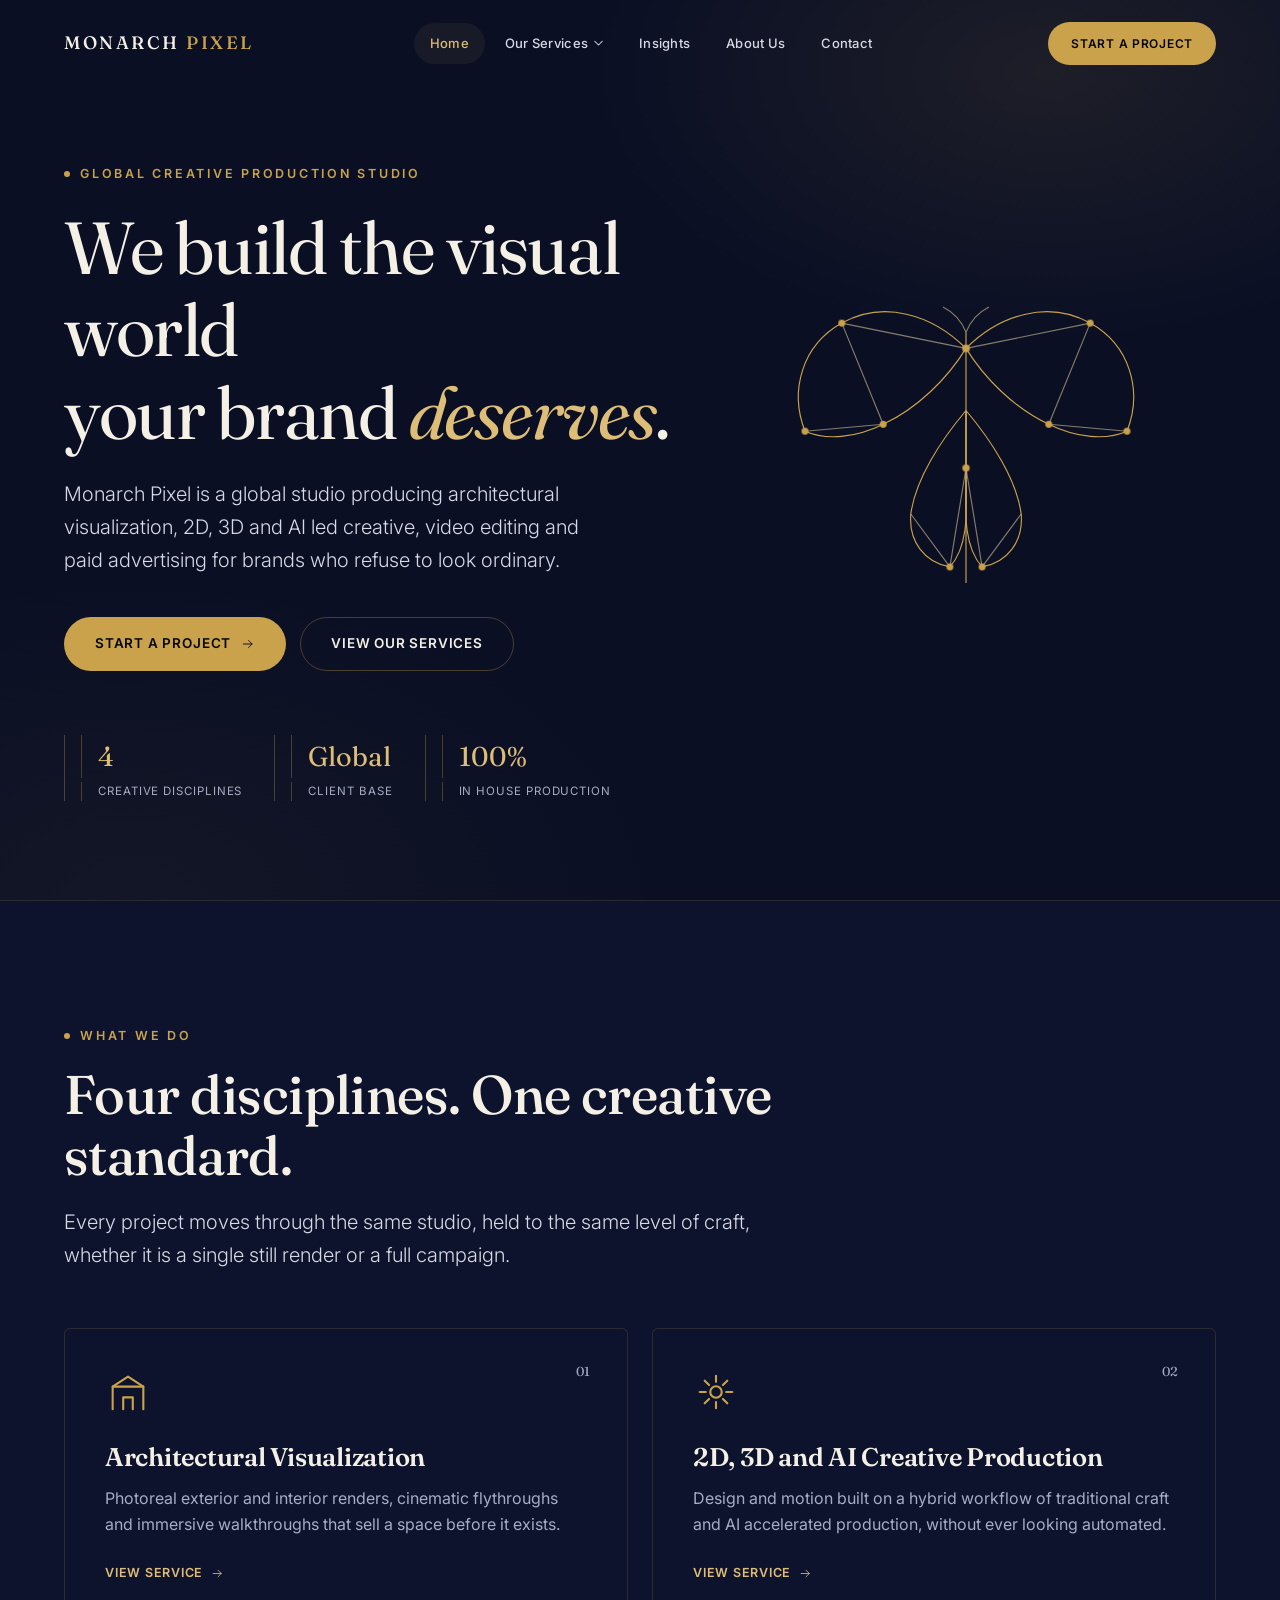
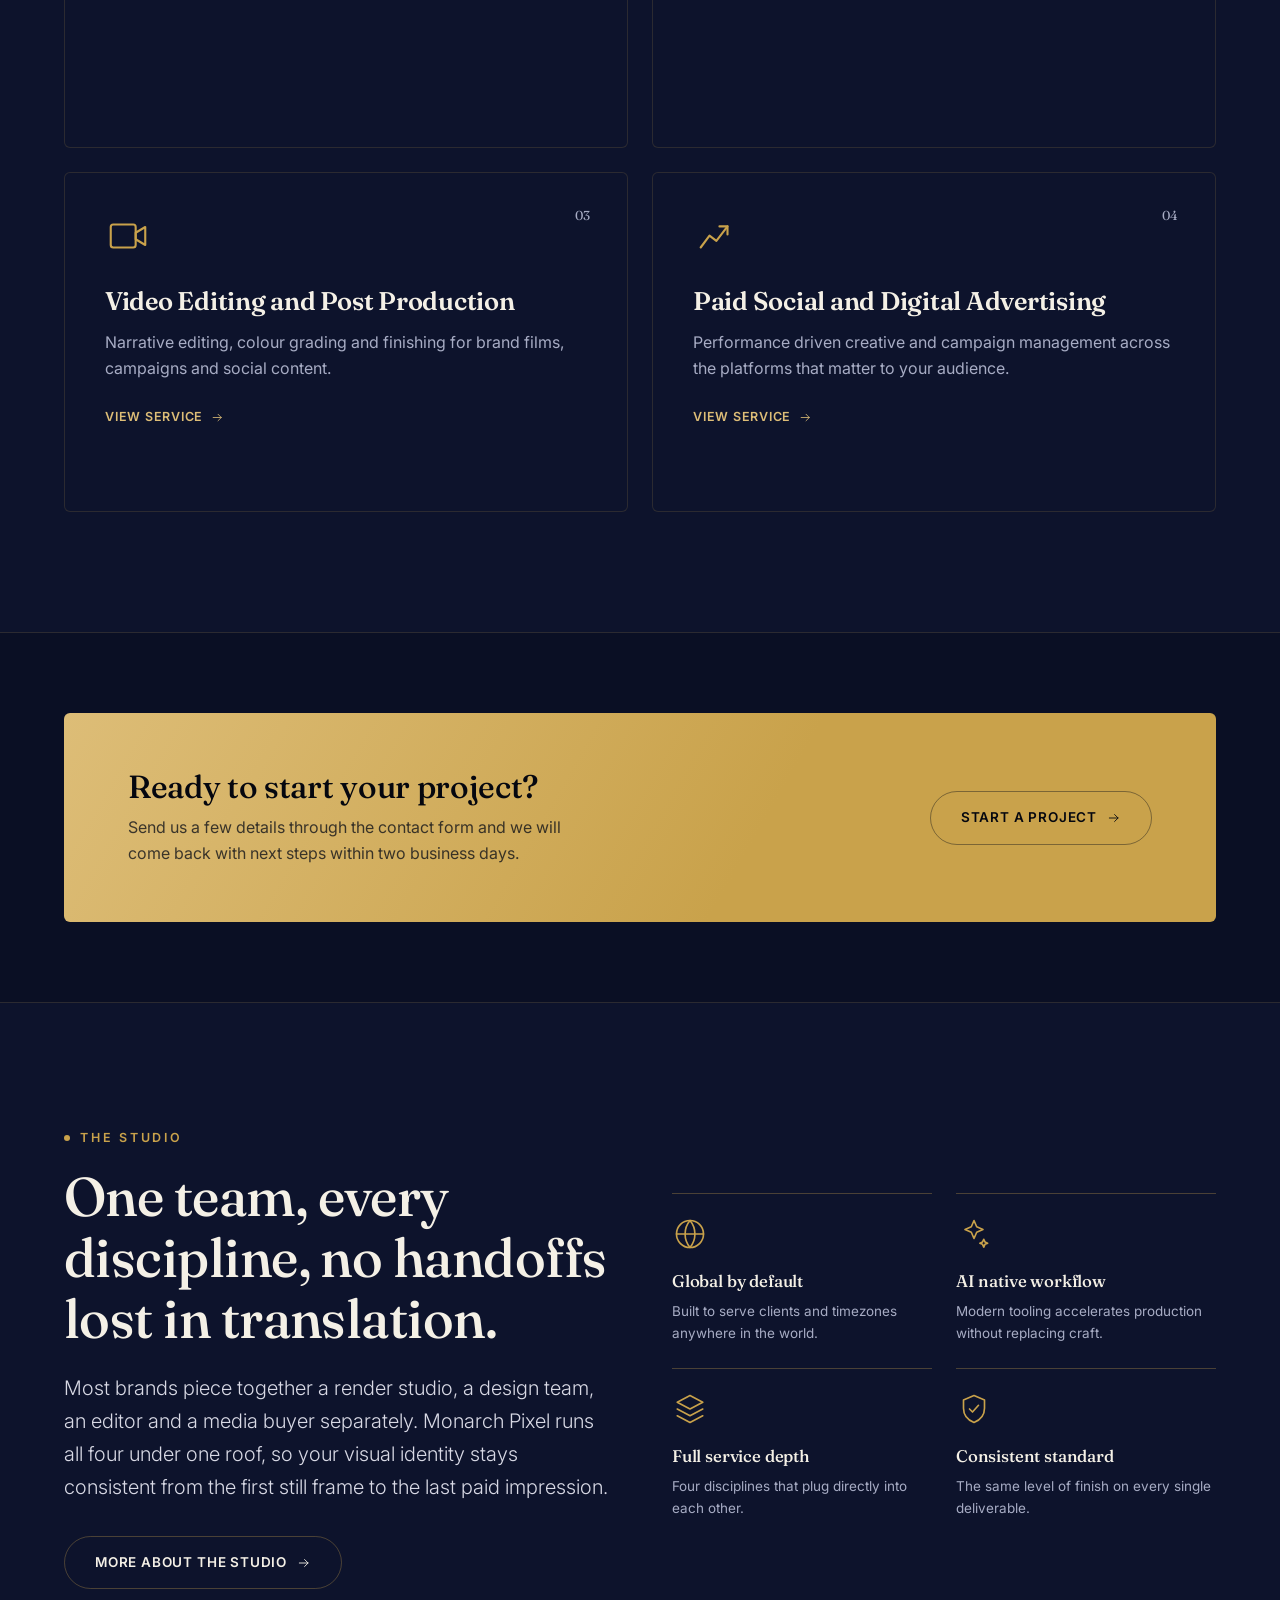
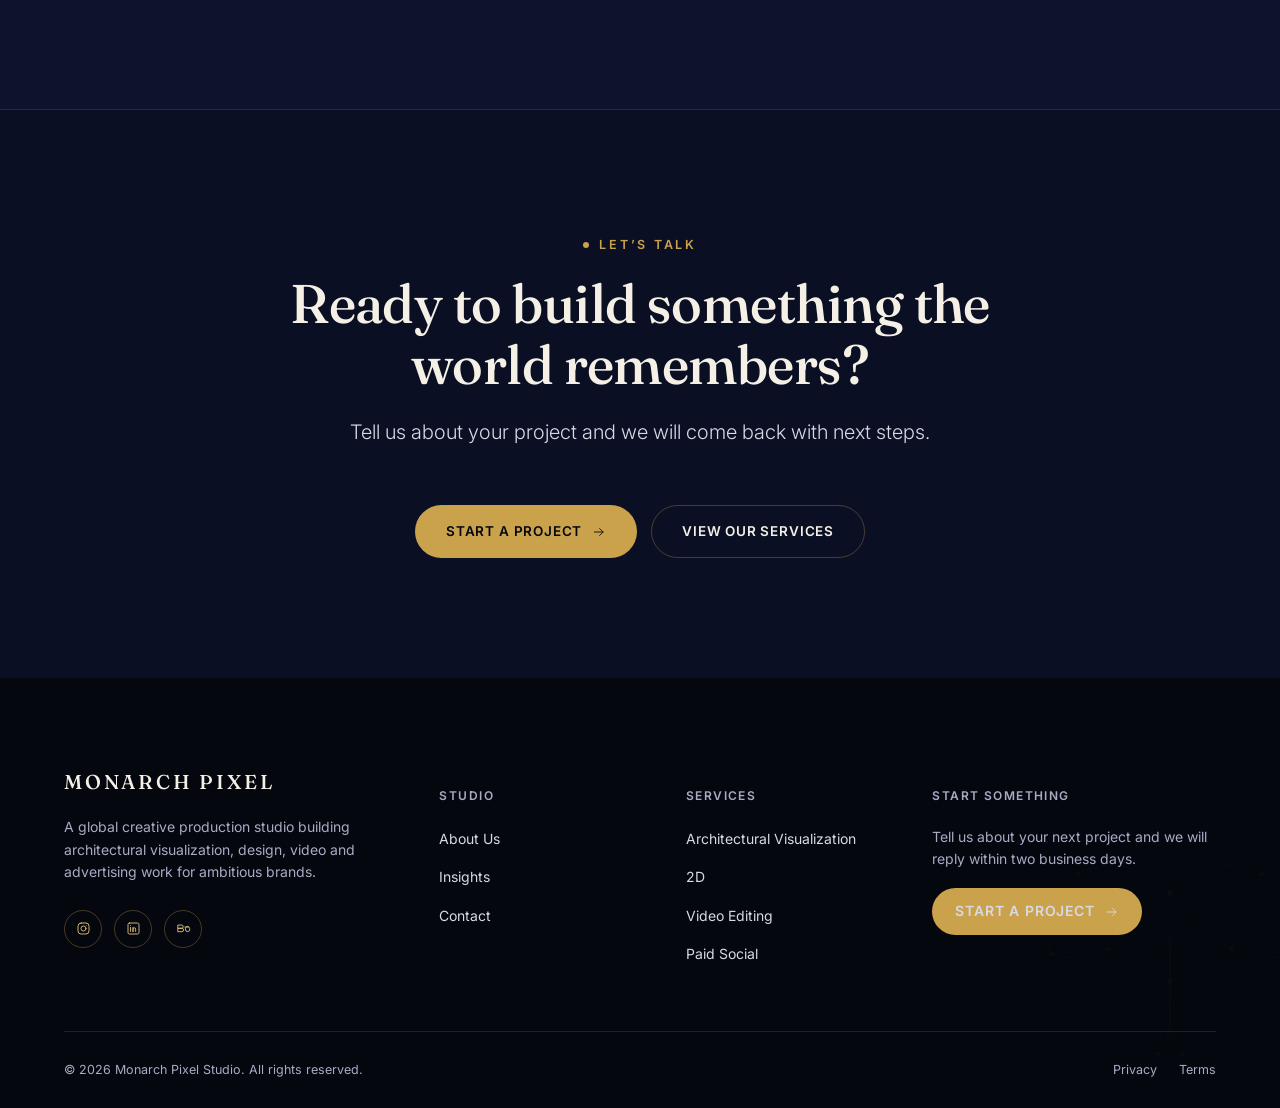
<file: monarch-pixel-website_2/index.html>
<!DOCTYPE html>
<html lang="en">
<head>
<meta charset="UTF-8">
<meta name="viewport" content="width=device-width, initial-scale=1.0">
<title>Global Creative Production Studio | Monarch Pixel</title>
<meta name="description" content="Monarch Pixel is a global creative production studio specialising in architectural visualization, 2D, 3D and AI creative production, video editing and paid advertising.">
<link rel="icon" href="data:image/svg+xml,%3Csvg xmlns='http://www.w3.org/2000/svg' viewBox='0 0 64 64'%3E%3Crect width='64' height='64' rx='12' fill='%230a0f24'/%3E%3Ctext x='32' y='43' font-family='Georgia,serif' font-size='30' fill='%23c9a24b' text-anchor='middle'%3EM%3C/text%3E%3C/svg%3E">
<link rel="preconnect" href="https://fonts.googleapis.com">
<link rel="preconnect" href="https://fonts.gstatic.com" crossorigin>
<link href="https://fonts.googleapis.com/css2?family=Fraunces:ital,opsz,wght@0,9..144,300;0,9..144,400;0,9..144,500;0,9..144,600;1,9..144,400;1,9..144,500&family=Inter:wght@300;400;500;600;700&display=swap" rel="stylesheet">
<link rel="stylesheet" href="assets/css/style.css">
</head>
<body>
<a class="skip-link" href="#main">Skip to content</a>
<header class="site-header">
  <div class="wrap">
    <a href="index.html" class="wordmark">MONARCH<span> </span><span>PIXEL</span></a>
    <nav class="main-nav" aria-label="Primary">
      <ul><li><a href="index.html" class="nav-link active">Home</a></li><li class="nav-item"><a href="services.html" class="nav-link">Our Services <svg class='chev' viewBox="0 0 12 8" fill="none" stroke="currentColor" stroke-width="1.4" stroke-linecap="round" stroke-linejoin="round" aria-hidden="true"><path d="M1 1l5 5 5-5"/></svg></a><div class="dropdown"><a href="service-archviz.html"><span class="d-title">Architectural Visualization</span><span class="d-sub">Photoreal renders, walkthroughs and flythroughs</span></a><a href="service-creative.html"><span class="d-title">2D, 3D and AI Creative Production</span><span class="d-sub">Design and motion built on hybrid AI workflows</span></a><a href="service-video.html"><span class="d-title">Video Editing and Post Production</span><span class="d-sub">Cinematic edits, colour and finishing</span></a><a href="service-ads.html"><span class="d-title">Paid Social and Digital Advertising</span><span class="d-sub">Performance creative and campaign management</span></a><div class="dropdown-divider"></div><a href="services.html"><span class="d-title">All Services</span><span class="d-sub">See the full overview</span></a></div></li><li><a href="insights.html" class="nav-link">Insights</a></li><li><a href="about.html" class="nav-link">About Us</a></li><li><a href="contact.html" class="nav-link">Contact</a></li></ul>
    </nav>
    <div class="header-actions">
      <a href="contact.html" class="btn btn-gold btn-sm">Start a Project</a>
      <button class="burger" aria-label="Open menu" aria-expanded="false">
        <span></span><span></span><span></span>
      </button>
    </div>
  </div>
</header>
<div class="mobile-nav">
  <ul><li><a href="index.html">Home</a></li><li>
              <a href="services.html">Our Services</a>
              <button class="mobile-expand" aria-expanded="false">View all services +</button>
              <div class="m-sub"><a href="service-archviz.html">Architectural Visualization</a><a href="service-creative.html">2D, 3D and AI Creative Production</a><a href="service-video.html">Video Editing and Post Production</a><a href="service-ads.html">Paid Social and Digital Advertising</a></div>
            </li><li><a href="insights.html">Insights</a></li><li><a href="about.html">About Us</a></li><li><a href="contact.html">Contact</a></li></ul>
  <div class="mobile-nav-actions">
    <a href="contact.html" class="btn btn-gold btn-block">Start a Project</a>
  </div>
</div>
<main id="main">
<section class="hero">
  <div class="wrap">
    <div class="hero-copy">
      <p class="eyebrow reveal">Global Creative Production Studio</p>
      <h1 class="h-display reveal reveal-delay-1">We build the visual world<br>your brand <em>deserves</em>.</h1>
      <p class="lede reveal reveal-delay-2">Monarch Pixel is a global studio producing architectural visualization, 2D, 3D and AI led creative, video editing and paid advertising for brands who refuse to look ordinary.</p>
      <div class="hero-ctas reveal reveal-delay-3">
        <a href="contact.html" class="btn btn-gold">Start a Project <svg viewBox="0 0 24 24" fill="none" stroke="currentColor" stroke-width="1.5" stroke-linecap="round" stroke-linejoin="round" aria-hidden="true"><path d="M4 12h15M13 6l6 6l-6 6"/></svg></a>
        <a href="services.html" class="btn btn-line">View Our Services</a>
      </div>
      <div class="hero-meta reveal reveal-delay-3">
        <div><div class="num">4</div><div class="lbl">Creative disciplines</div></div>
        <div><div class="num">Global</div><div class="lbl">Client base</div></div>
        <div><div class="num">100%</div><div class="lbl">In house production</div></div>
      </div>
    </div>
    <div class="hero-mark reveal reveal-delay-2"><svg class="monarch-mark " viewBox="0 0 400 420" xmlns="http://www.w3.org/2000/svg">
  <path class="mk-line" d="M200 96 C170 66 128 54 92 74 C58 93 46 132 60 168 C78 176 104 174 128 162 C158 148 184 122 200 96 Z"/>
  <path class="mk-line" d="M200 96 C230 66 272 54 308 74 C342 93 354 132 340 168 C322 176 296 174 272 162 C242 148 216 122 200 96 Z"/>
  <path class="mk-line" d="M200 150 C178 176 156 210 152 240 C150 264 164 282 186 286 C204 266 200 232 200 200 Z"/>
  <path class="mk-line" d="M200 150 C222 176 244 210 248 240 C250 264 236 282 214 286 C196 266 200 232 200 200 Z"/>
  <path class="mk-line alt" d="M92 74 L128 162 M60 168 L128 162 M92 74 L200 96 M308 74 L272 162 M340 168 L272 162 M308 74 L200 96"/>
  <path class="mk-line alt" d="M152 240 L186 286 M200 200 L186 286 M248 240 L214 286 M200 200 L214 286"/>
  <path class="mk-line" d="M200 82 L200 300"/>
  <path class="mk-line alt" d="M200 82 C196 72 188 64 180 60 M200 82 C204 72 212 64 220 60"/>
  <circle class="mk-dot" cx="200" cy="96" r="3.4"/>
  <circle class="mk-dot" cx="92" cy="74" r="3"/>
  <circle class="mk-dot" cx="308" cy="74" r="3"/>
  <circle class="mk-dot" cx="60" cy="168" r="3"/>
  <circle class="mk-dot" cx="340" cy="168" r="3"/>
  <circle class="mk-dot" cx="128" cy="162" r="3"/>
  <circle class="mk-dot" cx="272" cy="162" r="3"/>
  <circle class="mk-dot" cx="186" cy="286" r="3"/>
  <circle class="mk-dot" cx="214" cy="286" r="3"/>
  <circle class="mk-dot" cx="200" cy="200" r="3.2"/>
</svg></div>
  </div>
</section><section class="section panel hairline-top hairline-bottom">
  <div class="wrap">
    <div class="section-head reveal">
      <p class="eyebrow">What We Do</p>
      <h2 class="h-1">Four disciplines. One creative standard.</h2>
      <p class="lede" style="margin-top:20px;">Every project moves through the same studio, held to the same level of craft, whether it is a single still render or a full campaign.</p>
    </div>
    <div class="svc-grid">
      <a href="service-archviz.html" class="svc-card feature reveal">
        <span class="svc-num">01</span>
        <div class="svc-icon"><svg viewBox="0 0 24 24" fill="none" stroke="currentColor" stroke-width="1.5" stroke-linecap="round" stroke-linejoin="round" aria-hidden="true"><path d="M4 21V9.2l8-5.2l8 5.2V21"/><path d="M9.5 21v-6.2h5V21"/><path d="M4 9.2h16"/></svg></div>
        <h3 class="h-3">Architectural Visualization</h3>
        <p class="body-m">Photoreal exterior and interior renders, cinematic flythroughs and immersive walkthroughs that sell a space before it exists.</p>
        <span class="svc-link">View service <svg viewBox="0 0 24 24" fill="none" stroke="currentColor" stroke-width="1.5" stroke-linecap="round" stroke-linejoin="round" aria-hidden="true"><path d="M4 12h15M13 6l6 6l-6 6"/></svg></span>
      </a>
      <a href="service-creative.html" class="svc-card feature reveal reveal-delay-1">
        <span class="svc-num">02</span>
        <div class="svc-icon"><svg viewBox="0 0 24 24" fill="none" stroke="currentColor" stroke-width="1.5" stroke-linecap="round" stroke-linejoin="round" aria-hidden="true"><circle cx="12" cy="12" r="3"/><path d="M12 3.5v3.2M12 17.3v3.2M3.5 12h3.2M17.3 12h3.2M6.1 6.1l2.3 2.3M15.6 15.6l2.3 2.3M17.9 6.1l-2.3 2.3M8.4 15.6l-2.3 2.3"/></svg></div>
        <h3 class="h-3">2D, 3D and AI Creative Production</h3>
        <p class="body-m">Design and motion built on a hybrid workflow of traditional craft and AI accelerated production, without ever looking automated.</p>
        <span class="svc-link">View service <svg viewBox="0 0 24 24" fill="none" stroke="currentColor" stroke-width="1.5" stroke-linecap="round" stroke-linejoin="round" aria-hidden="true"><path d="M4 12h15M13 6l6 6l-6 6"/></svg></span>
      </a>
      <a href="service-video.html" class="svc-card reveal reveal-delay-2">
        <span class="svc-num">03</span>
        <div class="svc-icon"><svg viewBox="0 0 24 24" fill="none" stroke="currentColor" stroke-width="1.5" stroke-linecap="round" stroke-linejoin="round" aria-hidden="true"><rect x="3" y="6" width="13" height="12" rx="1.3"/><path d="M16 10.3l5-3v9.4l-5-3z"/></svg></div>
        <h3 class="h-3">Video Editing and Post Production</h3>
        <p class="body-m">Narrative editing, colour grading and finishing for brand films, campaigns and social content.</p>
        <span class="svc-link">View service <svg viewBox="0 0 24 24" fill="none" stroke="currentColor" stroke-width="1.5" stroke-linecap="round" stroke-linejoin="round" aria-hidden="true"><path d="M4 12h15M13 6l6 6l-6 6"/></svg></span>
      </a>
      <a href="service-ads.html" class="svc-card reveal reveal-delay-3">
        <span class="svc-num">04</span>
        <div class="svc-icon"><svg viewBox="0 0 24 24" fill="none" stroke="currentColor" stroke-width="1.5" stroke-linecap="round" stroke-linejoin="round" aria-hidden="true"><path d="M4 18l4.6-6.2l3.6 2.7L18 7"/><path d="M13.8 7H18v4.2"/></svg></div>
        <h3 class="h-3">Paid Social and Digital Advertising</h3>
        <p class="body-m">Performance driven creative and campaign management across the platforms that matter to your audience.</p>
        <span class="svc-link">View service <svg viewBox="0 0 24 24" fill="none" stroke="currentColor" stroke-width="1.5" stroke-linecap="round" stroke-linejoin="round" aria-hidden="true"><path d="M4 12h15M13 6l6 6l-6 6"/></svg></span>
      </a>
    </div>
  </div>
</section><section class="section-tight">
  <div class="wrap">
    <div class="cta-band reveal">
      <div>
        <h3>Ready to start your project?</h3>
        <p>Send us a few details through the contact form and we will come back with next steps within two business days.</p>
      </div>
      <div class="cta-band-actions">
        <a href="contact.html" class="btn btn-ghost-dark" style="border:1px solid rgba(6,10,20,.4);">Start a Project <svg viewBox="0 0 24 24" fill="none" stroke="currentColor" stroke-width="1.5" stroke-linecap="round" stroke-linejoin="round" aria-hidden="true"><path d="M4 12h15M13 6l6 6l-6 6"/></svg></a>
      </div>
    </div>
  </div>
</section><section class="section panel hairline-top hairline-bottom">
  <div class="wrap">
    <div class="grid grid-2" style="align-items:center; gap:64px;">
      <div class="reveal">
        <p class="eyebrow">The Studio</p>
        <h2 class="h-1" style="margin-top:18px;">One team, every discipline, no handoffs lost in translation.</h2>
        <p class="lede" style="margin-top:22px;">Most brands piece together a render studio, a design team, an editor and a media buyer separately. Monarch Pixel runs all four under one roof, so your visual identity stays consistent from the first still frame to the last paid impression.</p>
        <a href="about.html" class="btn btn-line" style="margin-top:32px;">More about the studio <svg viewBox="0 0 24 24" fill="none" stroke="currentColor" stroke-width="1.5" stroke-linecap="round" stroke-linejoin="round" aria-hidden="true"><path d="M4 12h15M13 6l6 6l-6 6"/></svg></a>
      </div>
      <div class="pillar-grid reveal reveal-delay-1" style="grid-template-columns:1fr 1fr;">
        <div class="pillar"><div class="svc-icon"><svg viewBox="0 0 24 24" fill="none" stroke="currentColor" stroke-width="1.5" stroke-linecap="round" stroke-linejoin="round" aria-hidden="true"><circle cx="12" cy="12" r="9"/><path d="M3 12h18M12 3a14 14 0 0 1 0 18a14 14 0 0 1 0-18z"/></svg></div><h4>Global by default</h4><p>Built to serve clients and timezones anywhere in the world.</p></div>
        <div class="pillar"><div class="svc-icon"><svg viewBox="0 0 24 24" fill="none" stroke="currentColor" stroke-width="1.5" stroke-linecap="round" stroke-linejoin="round" aria-hidden="true"><path d="M12 3l1.8 4.2L18 9l-4.2 1.8L12 15l-1.8-4.2L6 9l4.2-1.8z"/><path d="M18.5 15.5l.8 1.8l1.8.8l-1.8.8l-.8 1.8l-.8-1.8l-1.8-.8l1.8-.8z"/></svg></div><h4>AI native workflow</h4><p>Modern tooling accelerates production without replacing craft.</p></div>
        <div class="pillar"><div class="svc-icon"><svg viewBox="0 0 24 24" fill="none" stroke="currentColor" stroke-width="1.5" stroke-linecap="round" stroke-linejoin="round" aria-hidden="true"><path d="M12 3l8.5 4.5L12 12L3.5 7.5z"/><path d="M3.5 12L12 16.5L20.5 12M3.5 16.5L12 21l8.5-4.5"/></svg></div><h4>Full service depth</h4><p>Four disciplines that plug directly into each other.</p></div>
        <div class="pillar"><div class="svc-icon"><svg viewBox="0 0 24 24" fill="none" stroke="currentColor" stroke-width="1.5" stroke-linecap="round" stroke-linejoin="round" aria-hidden="true"><path d="M12 3l7 3v5.5c0 4.6 -3 7.9 -7 9.5c-4-1.6-7-4.9-7-9.5V6z"/><path d="M9 12l2 2l4-4.5"/></svg></div><h4>Consistent standard</h4><p>The same level of finish on every single deliverable.</p></div>
      </div>
    </div>
  </div>
</section><section class="section">
  <div class="wrap">
    <div class="section-head center reveal" style="margin-left:auto; margin-right:auto;">
      <p class="eyebrow" style="justify-content:center;">Let&rsquo;s Talk</p>
      <h2 class="h-1">Ready to build something the world remembers?</h2>
      <p class="lede" style="margin-top:20px;">Tell us about your project and we will come back with next steps.</p>
    </div>
    <div class="hero-ctas reveal reveal-delay-1" style="justify-content:center;">
      <a href="contact.html" class="btn btn-gold">Start a Project <svg viewBox="0 0 24 24" fill="none" stroke="currentColor" stroke-width="1.5" stroke-linecap="round" stroke-linejoin="round" aria-hidden="true"><path d="M4 12h15M13 6l6 6l-6 6"/></svg></a>
      <a href="services.html" class="btn btn-line">View Our Services</a>
    </div>
  </div>
</section>
</main>
<footer class="site-footer">
  <div class="wrap">
    <div class="footer-top">
      <div class="footer-brand">
        <a href="index.html" class="wordmark">MONARCH PIXEL</a>
        <p>A global creative production studio building architectural visualization, design, video and advertising work for ambitious brands.</p>
        <div class="footer-social">
          <a href="#" aria-label="Instagram"><svg viewBox="0 0 24 24" fill="none" stroke="currentColor" stroke-width="1.5" stroke-linecap="round" stroke-linejoin="round" aria-hidden="true"><rect x="3.2" y="3.2" width="17.6" height="17.6" rx="5"/><circle cx="12" cy="12" r="4"/><circle cx="17" cy="7" r="0.6" fill="currentColor" stroke="none"/></svg></a>
          <a href="#" aria-label="LinkedIn"><svg viewBox="0 0 24 24" fill="none" stroke="currentColor" stroke-width="1.5" stroke-linecap="round" stroke-linejoin="round" aria-hidden="true"><rect x="3.2" y="3.2" width="17.6" height="17.6" rx="2.4"/><path d="M7.3 10.2v6.6M7.3 7.4v.02M11.2 16.8v-3.9a2.1 2.1 0 0 1 4.2 0v3.9M11.2 10.2v6.6"/></svg></a>
          <a href="#" aria-label="Behance"><svg viewBox="0 0 24 24" fill="none" stroke="currentColor" stroke-width="1.5" stroke-linecap="round" stroke-linejoin="round" aria-hidden="true"><path d="M3.5 6.5h5.4a2.6 2.6 0 0 1 0 5.2H3.5zM3.5 11.7h5.9a2.7 2.7 0 0 1 0 5.4H3.5z"/><path d="M14.2 9.6h6M15 13.4a3.5 3.5 0 1 0 6.8 -1.1c0 -2.1 -1.5 -3.6 -3.4 -3.6c-1.9 0 -3.3 1.4 -3.4 3.3"/></svg></a>
        </div>
      </div>
      <div class="footer-col">
        <h5>Studio</h5>
        <ul>
          <li><a href="about.html">About Us</a></li>
          <li><a href="insights.html">Insights</a></li>
          <li><a href="contact.html">Contact</a></li>
        </ul>
      </div>
      <div class="footer-col">
        <h5>Services</h5>
        <ul>
          <li><a href="service-archviz.html">Architectural Visualization</a></li><li><a href="service-creative.html">2D</a></li><li><a href="service-video.html">Video Editing</a></li><li><a href="service-ads.html">Paid Social</a></li>
        </ul>
      </div>
      <div class="footer-col footer-cta">
        <h5>Start Something</h5>
        <p>Tell us about your next project and we will reply within two business days.</p>
        <a href="contact.html" class="btn btn-gold btn-sm">Start a Project <svg viewBox="0 0 24 24" fill="none" stroke="currentColor" stroke-width="1.5" stroke-linecap="round" stroke-linejoin="round" aria-hidden="true"><path d="M4 12h15M13 6l6 6l-6 6"/></svg></a>
      </div>
    </div>
    <div class="footer-bottom">
      <p>&copy; 2026 Monarch Pixel Studio. All rights reserved.</p>
      <div class="footer-bottom-links">
        <a href="contact.html">Privacy</a>
        <a href="contact.html">Terms</a>
      </div>
    </div>
  </div>
  <svg class="monarch-mark footer-watermark" viewBox="0 0 400 420" xmlns="http://www.w3.org/2000/svg">
  <path class="mk-line" d="M200 96 C170 66 128 54 92 74 C58 93 46 132 60 168 C78 176 104 174 128 162 C158 148 184 122 200 96 Z"/>
  <path class="mk-line" d="M200 96 C230 66 272 54 308 74 C342 93 354 132 340 168 C322 176 296 174 272 162 C242 148 216 122 200 96 Z"/>
  <path class="mk-line" d="M200 150 C178 176 156 210 152 240 C150 264 164 282 186 286 C204 266 200 232 200 200 Z"/>
  <path class="mk-line" d="M200 150 C222 176 244 210 248 240 C250 264 236 282 214 286 C196 266 200 232 200 200 Z"/>
  <path class="mk-line alt" d="M92 74 L128 162 M60 168 L128 162 M92 74 L200 96 M308 74 L272 162 M340 168 L272 162 M308 74 L200 96"/>
  <path class="mk-line alt" d="M152 240 L186 286 M200 200 L186 286 M248 240 L214 286 M200 200 L214 286"/>
  <path class="mk-line" d="M200 82 L200 300"/>
  <path class="mk-line alt" d="M200 82 C196 72 188 64 180 60 M200 82 C204 72 212 64 220 60"/>
  <circle class="mk-dot" cx="200" cy="96" r="3.4"/>
  <circle class="mk-dot" cx="92" cy="74" r="3"/>
  <circle class="mk-dot" cx="308" cy="74" r="3"/>
  <circle class="mk-dot" cx="60" cy="168" r="3"/>
  <circle class="mk-dot" cx="340" cy="168" r="3"/>
  <circle class="mk-dot" cx="128" cy="162" r="3"/>
  <circle class="mk-dot" cx="272" cy="162" r="3"/>
  <circle class="mk-dot" cx="186" cy="286" r="3"/>
  <circle class="mk-dot" cx="214" cy="286" r="3"/>
  <circle class="mk-dot" cx="200" cy="200" r="3.2"/>
</svg>
</footer>
<div class="toast"><span>Message</span></div>
<script src="assets/js/main.js"></script>
</body>
</html>
</file>
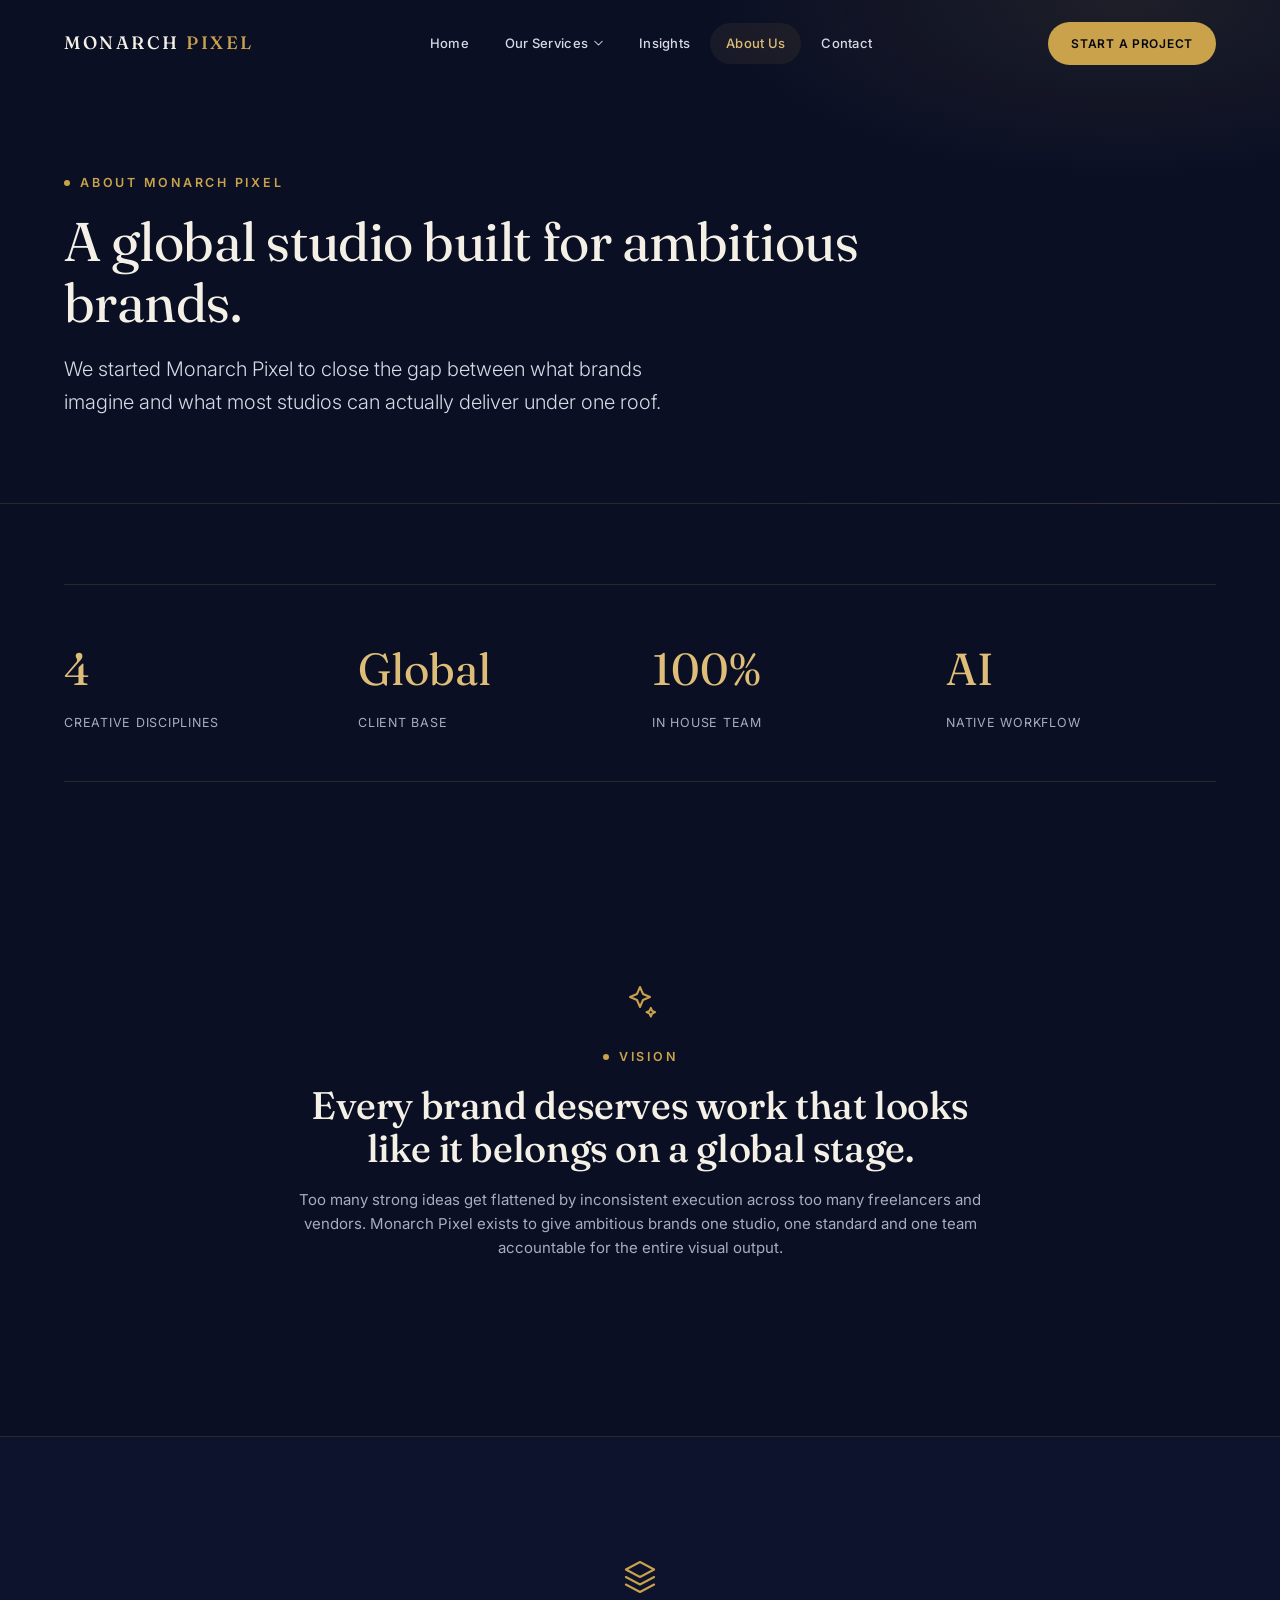
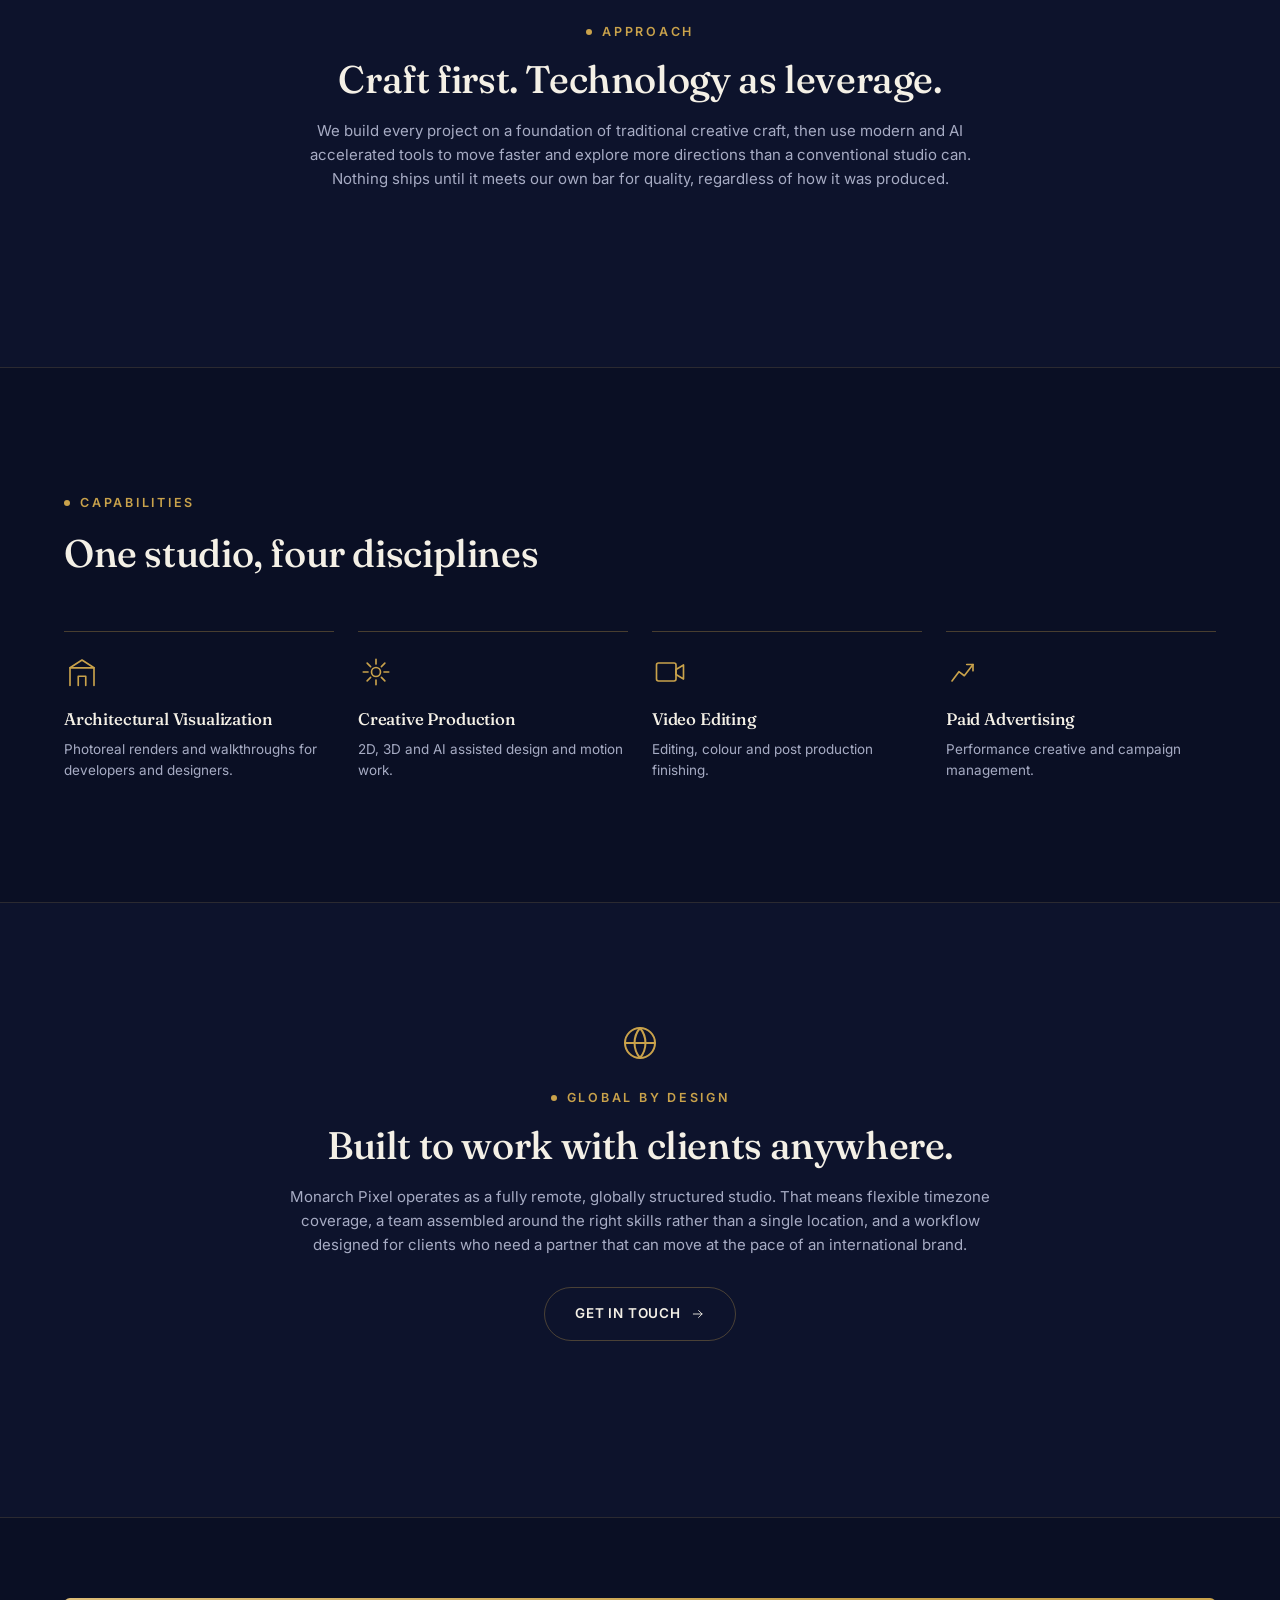
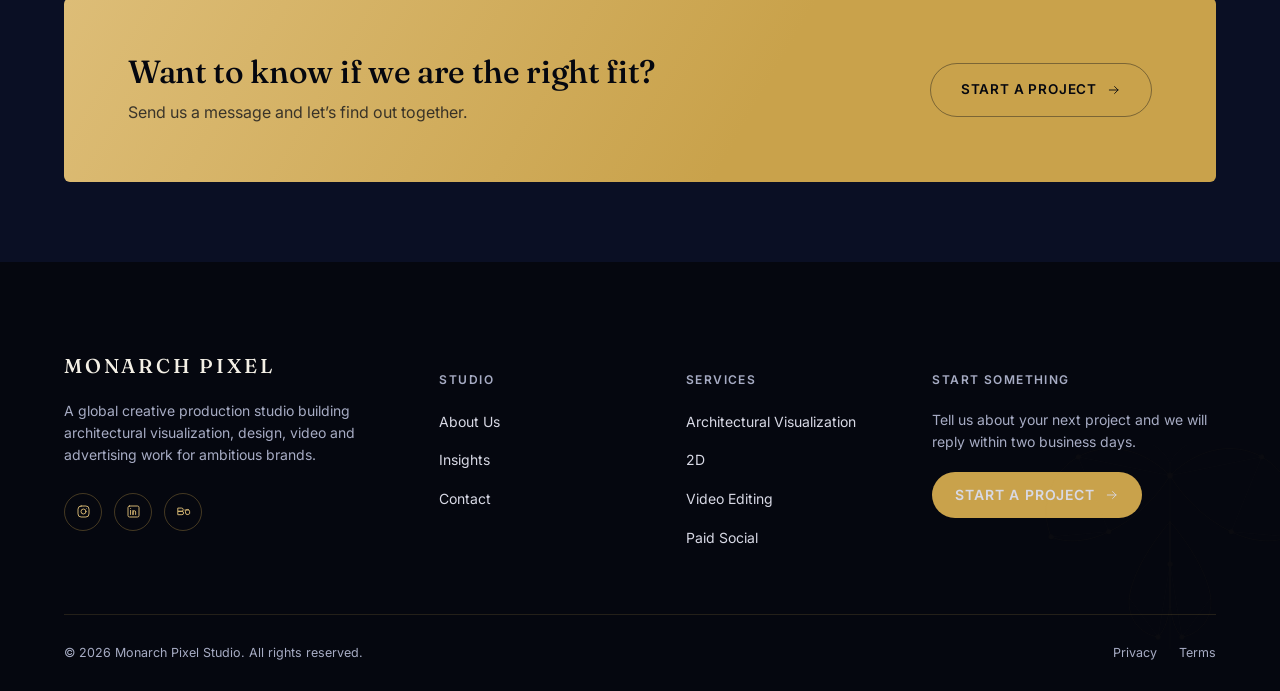
<file: monarch-pixel-website_2/about.html>
<!DOCTYPE html>
<html lang="en">
<head>
<meta charset="UTF-8">
<meta name="viewport" content="width=device-width, initial-scale=1.0">
<title>About Us | Monarch Pixel</title>
<meta name="description" content="Monarch Pixel is a global creative production studio built around architectural visualization, creative production, video editing and paid advertising.">
<link rel="icon" href="data:image/svg+xml,%3Csvg xmlns='http://www.w3.org/2000/svg' viewBox='0 0 64 64'%3E%3Crect width='64' height='64' rx='12' fill='%230a0f24'/%3E%3Ctext x='32' y='43' font-family='Georgia,serif' font-size='30' fill='%23c9a24b' text-anchor='middle'%3EM%3C/text%3E%3C/svg%3E">
<link rel="preconnect" href="https://fonts.googleapis.com">
<link rel="preconnect" href="https://fonts.gstatic.com" crossorigin>
<link href="https://fonts.googleapis.com/css2?family=Fraunces:ital,opsz,wght@0,9..144,300;0,9..144,400;0,9..144,500;0,9..144,600;1,9..144,400;1,9..144,500&family=Inter:wght@300;400;500;600;700&display=swap" rel="stylesheet">
<link rel="stylesheet" href="assets/css/style.css">
</head>
<body>
<a class="skip-link" href="#main">Skip to content</a>
<header class="site-header">
  <div class="wrap">
    <a href="index.html" class="wordmark">MONARCH<span> </span><span>PIXEL</span></a>
    <nav class="main-nav" aria-label="Primary">
      <ul><li><a href="index.html" class="nav-link">Home</a></li><li class="nav-item"><a href="services.html" class="nav-link">Our Services <svg class='chev' viewBox="0 0 12 8" fill="none" stroke="currentColor" stroke-width="1.4" stroke-linecap="round" stroke-linejoin="round" aria-hidden="true"><path d="M1 1l5 5 5-5"/></svg></a><div class="dropdown"><a href="service-archviz.html"><span class="d-title">Architectural Visualization</span><span class="d-sub">Photoreal renders, walkthroughs and flythroughs</span></a><a href="service-creative.html"><span class="d-title">2D, 3D and AI Creative Production</span><span class="d-sub">Design and motion built on hybrid AI workflows</span></a><a href="service-video.html"><span class="d-title">Video Editing and Post Production</span><span class="d-sub">Cinematic edits, colour and finishing</span></a><a href="service-ads.html"><span class="d-title">Paid Social and Digital Advertising</span><span class="d-sub">Performance creative and campaign management</span></a><div class="dropdown-divider"></div><a href="services.html"><span class="d-title">All Services</span><span class="d-sub">See the full overview</span></a></div></li><li><a href="insights.html" class="nav-link">Insights</a></li><li><a href="about.html" class="nav-link active">About Us</a></li><li><a href="contact.html" class="nav-link">Contact</a></li></ul>
    </nav>
    <div class="header-actions">
      <a href="contact.html" class="btn btn-gold btn-sm">Start a Project</a>
      <button class="burger" aria-label="Open menu" aria-expanded="false">
        <span></span><span></span><span></span>
      </button>
    </div>
  </div>
</header>
<div class="mobile-nav">
  <ul><li><a href="index.html">Home</a></li><li>
              <a href="services.html">Our Services</a>
              <button class="mobile-expand" aria-expanded="false">View all services +</button>
              <div class="m-sub"><a href="service-archviz.html">Architectural Visualization</a><a href="service-creative.html">2D, 3D and AI Creative Production</a><a href="service-video.html">Video Editing and Post Production</a><a href="service-ads.html">Paid Social and Digital Advertising</a></div>
            </li><li><a href="insights.html">Insights</a></li><li><a href="about.html">About Us</a></li><li><a href="contact.html">Contact</a></li></ul>
  <div class="mobile-nav-actions">
    <a href="contact.html" class="btn btn-gold btn-block">Start a Project</a>
  </div>
</div>
<main id="main">
<section class="page-header">
  <div class="wrap">
    <p class="eyebrow">About Monarch Pixel</p>
    <h1 class="h-1">A global studio built for ambitious brands.</h1>
    <p class="lede">We started Monarch Pixel to close the gap between what brands imagine and what most studios can actually deliver under one roof.</p>
  </div>
</section><section class="section-tight">
  <div class="wrap">
    <div class="stat-strip reveal">
      <div class="stat"><div class="num">4</div><div class="lbl">Creative Disciplines</div></div>
      <div class="stat"><div class="num">Global</div><div class="lbl">Client Base</div></div>
      <div class="stat"><div class="num">100%</div><div class="lbl">In House Team</div></div>
      <div class="stat"><div class="num">AI</div><div class="lbl">Native Workflow</div></div>
    </div>
  </div>
</section><section class="section">
  <div class="wrap">
    <div class="section-head center reveal" style="max-width:720px;">
      <div class="svc-icon"><svg viewBox="0 0 24 24" fill="none" stroke="currentColor" stroke-width="1.5" stroke-linecap="round" stroke-linejoin="round" aria-hidden="true"><path d="M12 3l1.8 4.2L18 9l-4.2 1.8L12 15l-1.8-4.2L6 9l4.2-1.8z"/><path d="M18.5 15.5l.8 1.8l1.8.8l-1.8.8l-.8 1.8l-.8-1.8l-1.8-.8l1.8-.8z"/></svg></div>
      <p class="eyebrow" style="justify-content:center;">Vision</p>
      <h2 class="h-2" style="margin-top:16px;">Every brand deserves work that looks like it belongs on a global stage.</h2>
      <p class="body-m" style="margin-top:18px; font-size:15px;">Too many strong ideas get flattened by inconsistent execution across too many freelancers and vendors. Monarch Pixel exists to give ambitious brands one studio, one standard and one team accountable for the entire visual output.</p>
    </div>
  </div>
</section><section class="section panel hairline-top hairline-bottom">
  <div class="wrap">
    <div class="section-head center reveal" style="max-width:720px;">
      <div class="svc-icon"><svg viewBox="0 0 24 24" fill="none" stroke="currentColor" stroke-width="1.5" stroke-linecap="round" stroke-linejoin="round" aria-hidden="true"><path d="M12 3l8.5 4.5L12 12L3.5 7.5z"/><path d="M3.5 12L12 16.5L20.5 12M3.5 16.5L12 21l8.5-4.5"/></svg></div>
      <p class="eyebrow" style="justify-content:center;">Approach</p>
      <h2 class="h-2" style="margin-top:16px;">Craft first. Technology as leverage.</h2>
      <p class="body-m" style="margin-top:18px; font-size:15px;">We build every project on a foundation of traditional creative craft, then use modern and AI accelerated tools to move faster and explore more directions than a conventional studio can. Nothing ships until it meets our own bar for quality, regardless of how it was produced.</p>
    </div>
  </div>
</section><section class="section">
  <div class="wrap">
    <div class="section-head reveal">
      <p class="eyebrow">Capabilities</p>
      <h2 class="h-2">One studio, four disciplines</h2>
    </div>
    <div class="pillar-grid">
      <div class="pillar reveal"><div class="svc-icon"><svg viewBox="0 0 24 24" fill="none" stroke="currentColor" stroke-width="1.5" stroke-linecap="round" stroke-linejoin="round" aria-hidden="true"><path d="M4 21V9.2l8-5.2l8 5.2V21"/><path d="M9.5 21v-6.2h5V21"/><path d="M4 9.2h16"/></svg></div><h4>Architectural Visualization</h4><p>Photoreal renders and walkthroughs for developers and designers.</p></div>
      <div class="pillar reveal reveal-delay-1"><div class="svc-icon"><svg viewBox="0 0 24 24" fill="none" stroke="currentColor" stroke-width="1.5" stroke-linecap="round" stroke-linejoin="round" aria-hidden="true"><circle cx="12" cy="12" r="3"/><path d="M12 3.5v3.2M12 17.3v3.2M3.5 12h3.2M17.3 12h3.2M6.1 6.1l2.3 2.3M15.6 15.6l2.3 2.3M17.9 6.1l-2.3 2.3M8.4 15.6l-2.3 2.3"/></svg></div><h4>Creative Production</h4><p>2D, 3D and AI assisted design and motion work.</p></div>
      <div class="pillar reveal reveal-delay-2"><div class="svc-icon"><svg viewBox="0 0 24 24" fill="none" stroke="currentColor" stroke-width="1.5" stroke-linecap="round" stroke-linejoin="round" aria-hidden="true"><rect x="3" y="6" width="13" height="12" rx="1.3"/><path d="M16 10.3l5-3v9.4l-5-3z"/></svg></div><h4>Video Editing</h4><p>Editing, colour and post production finishing.</p></div>
      <div class="pillar reveal reveal-delay-3"><div class="svc-icon"><svg viewBox="0 0 24 24" fill="none" stroke="currentColor" stroke-width="1.5" stroke-linecap="round" stroke-linejoin="round" aria-hidden="true"><path d="M4 18l4.6-6.2l3.6 2.7L18 7"/><path d="M13.8 7H18v4.2"/></svg></div><h4>Paid Advertising</h4><p>Performance creative and campaign management.</p></div>
    </div>
  </div>
</section><section class="section panel hairline-top hairline-bottom">
  <div class="wrap">
    <div class="section-head center reveal" style="max-width:720px;">
      <div class="svc-icon"><svg viewBox="0 0 24 24" fill="none" stroke="currentColor" stroke-width="1.5" stroke-linecap="round" stroke-linejoin="round" aria-hidden="true"><circle cx="12" cy="12" r="9"/><path d="M3 12h18M12 3a14 14 0 0 1 0 18a14 14 0 0 1 0-18z"/></svg></div>
      <p class="eyebrow" style="justify-content:center;">Global by Design</p>
      <h2 class="h-2" style="margin-top:16px;">Built to work with clients anywhere.</h2>
      <p class="body-m" style="margin-top:18px; font-size:15px;">Monarch Pixel operates as a fully remote, globally structured studio. That means flexible timezone coverage, a team assembled around the right skills rather than a single location, and a workflow designed for clients who need a partner that can move at the pace of an international brand.</p>
      <a href="contact.html" class="btn btn-line" style="margin-top:30px;">Get in touch <svg viewBox="0 0 24 24" fill="none" stroke="currentColor" stroke-width="1.5" stroke-linecap="round" stroke-linejoin="round" aria-hidden="true"><path d="M4 12h15M13 6l6 6l-6 6"/></svg></a>
    </div>
  </div>
</section><section class="section-tight">
  <div class="wrap">
    <div class="cta-band reveal">
      <div>
        <h3>Want to know if we are the right fit?</h3>
        <p>Send us a message and let&rsquo;s find out together.</p>
      </div>
      <div class="cta-band-actions">
        <a href="contact.html" class="btn btn-ghost-dark" style="border:1px solid rgba(6,10,20,.4);">Start a Project <svg viewBox="0 0 24 24" fill="none" stroke="currentColor" stroke-width="1.5" stroke-linecap="round" stroke-linejoin="round" aria-hidden="true"><path d="M4 12h15M13 6l6 6l-6 6"/></svg></a>
      </div>
    </div>
  </div>
</section>
</main>
<footer class="site-footer">
  <div class="wrap">
    <div class="footer-top">
      <div class="footer-brand">
        <a href="index.html" class="wordmark">MONARCH PIXEL</a>
        <p>A global creative production studio building architectural visualization, design, video and advertising work for ambitious brands.</p>
        <div class="footer-social">
          <a href="#" aria-label="Instagram"><svg viewBox="0 0 24 24" fill="none" stroke="currentColor" stroke-width="1.5" stroke-linecap="round" stroke-linejoin="round" aria-hidden="true"><rect x="3.2" y="3.2" width="17.6" height="17.6" rx="5"/><circle cx="12" cy="12" r="4"/><circle cx="17" cy="7" r="0.6" fill="currentColor" stroke="none"/></svg></a>
          <a href="#" aria-label="LinkedIn"><svg viewBox="0 0 24 24" fill="none" stroke="currentColor" stroke-width="1.5" stroke-linecap="round" stroke-linejoin="round" aria-hidden="true"><rect x="3.2" y="3.2" width="17.6" height="17.6" rx="2.4"/><path d="M7.3 10.2v6.6M7.3 7.4v.02M11.2 16.8v-3.9a2.1 2.1 0 0 1 4.2 0v3.9M11.2 10.2v6.6"/></svg></a>
          <a href="#" aria-label="Behance"><svg viewBox="0 0 24 24" fill="none" stroke="currentColor" stroke-width="1.5" stroke-linecap="round" stroke-linejoin="round" aria-hidden="true"><path d="M3.5 6.5h5.4a2.6 2.6 0 0 1 0 5.2H3.5zM3.5 11.7h5.9a2.7 2.7 0 0 1 0 5.4H3.5z"/><path d="M14.2 9.6h6M15 13.4a3.5 3.5 0 1 0 6.8 -1.1c0 -2.1 -1.5 -3.6 -3.4 -3.6c-1.9 0 -3.3 1.4 -3.4 3.3"/></svg></a>
        </div>
      </div>
      <div class="footer-col">
        <h5>Studio</h5>
        <ul>
          <li><a href="about.html">About Us</a></li>
          <li><a href="insights.html">Insights</a></li>
          <li><a href="contact.html">Contact</a></li>
        </ul>
      </div>
      <div class="footer-col">
        <h5>Services</h5>
        <ul>
          <li><a href="service-archviz.html">Architectural Visualization</a></li><li><a href="service-creative.html">2D</a></li><li><a href="service-video.html">Video Editing</a></li><li><a href="service-ads.html">Paid Social</a></li>
        </ul>
      </div>
      <div class="footer-col footer-cta">
        <h5>Start Something</h5>
        <p>Tell us about your next project and we will reply within two business days.</p>
        <a href="contact.html" class="btn btn-gold btn-sm">Start a Project <svg viewBox="0 0 24 24" fill="none" stroke="currentColor" stroke-width="1.5" stroke-linecap="round" stroke-linejoin="round" aria-hidden="true"><path d="M4 12h15M13 6l6 6l-6 6"/></svg></a>
      </div>
    </div>
    <div class="footer-bottom">
      <p>&copy; 2026 Monarch Pixel Studio. All rights reserved.</p>
      <div class="footer-bottom-links">
        <a href="contact.html">Privacy</a>
        <a href="contact.html">Terms</a>
      </div>
    </div>
  </div>
  <svg class="monarch-mark footer-watermark" viewBox="0 0 400 420" xmlns="http://www.w3.org/2000/svg">
  <path class="mk-line" d="M200 96 C170 66 128 54 92 74 C58 93 46 132 60 168 C78 176 104 174 128 162 C158 148 184 122 200 96 Z"/>
  <path class="mk-line" d="M200 96 C230 66 272 54 308 74 C342 93 354 132 340 168 C322 176 296 174 272 162 C242 148 216 122 200 96 Z"/>
  <path class="mk-line" d="M200 150 C178 176 156 210 152 240 C150 264 164 282 186 286 C204 266 200 232 200 200 Z"/>
  <path class="mk-line" d="M200 150 C222 176 244 210 248 240 C250 264 236 282 214 286 C196 266 200 232 200 200 Z"/>
  <path class="mk-line alt" d="M92 74 L128 162 M60 168 L128 162 M92 74 L200 96 M308 74 L272 162 M340 168 L272 162 M308 74 L200 96"/>
  <path class="mk-line alt" d="M152 240 L186 286 M200 200 L186 286 M248 240 L214 286 M200 200 L214 286"/>
  <path class="mk-line" d="M200 82 L200 300"/>
  <path class="mk-line alt" d="M200 82 C196 72 188 64 180 60 M200 82 C204 72 212 64 220 60"/>
  <circle class="mk-dot" cx="200" cy="96" r="3.4"/>
  <circle class="mk-dot" cx="92" cy="74" r="3"/>
  <circle class="mk-dot" cx="308" cy="74" r="3"/>
  <circle class="mk-dot" cx="60" cy="168" r="3"/>
  <circle class="mk-dot" cx="340" cy="168" r="3"/>
  <circle class="mk-dot" cx="128" cy="162" r="3"/>
  <circle class="mk-dot" cx="272" cy="162" r="3"/>
  <circle class="mk-dot" cx="186" cy="286" r="3"/>
  <circle class="mk-dot" cx="214" cy="286" r="3"/>
  <circle class="mk-dot" cx="200" cy="200" r="3.2"/>
</svg>
</footer>
<div class="toast"><span>Message</span></div>
<script src="assets/js/main.js"></script>
</body>
</html>
</file>
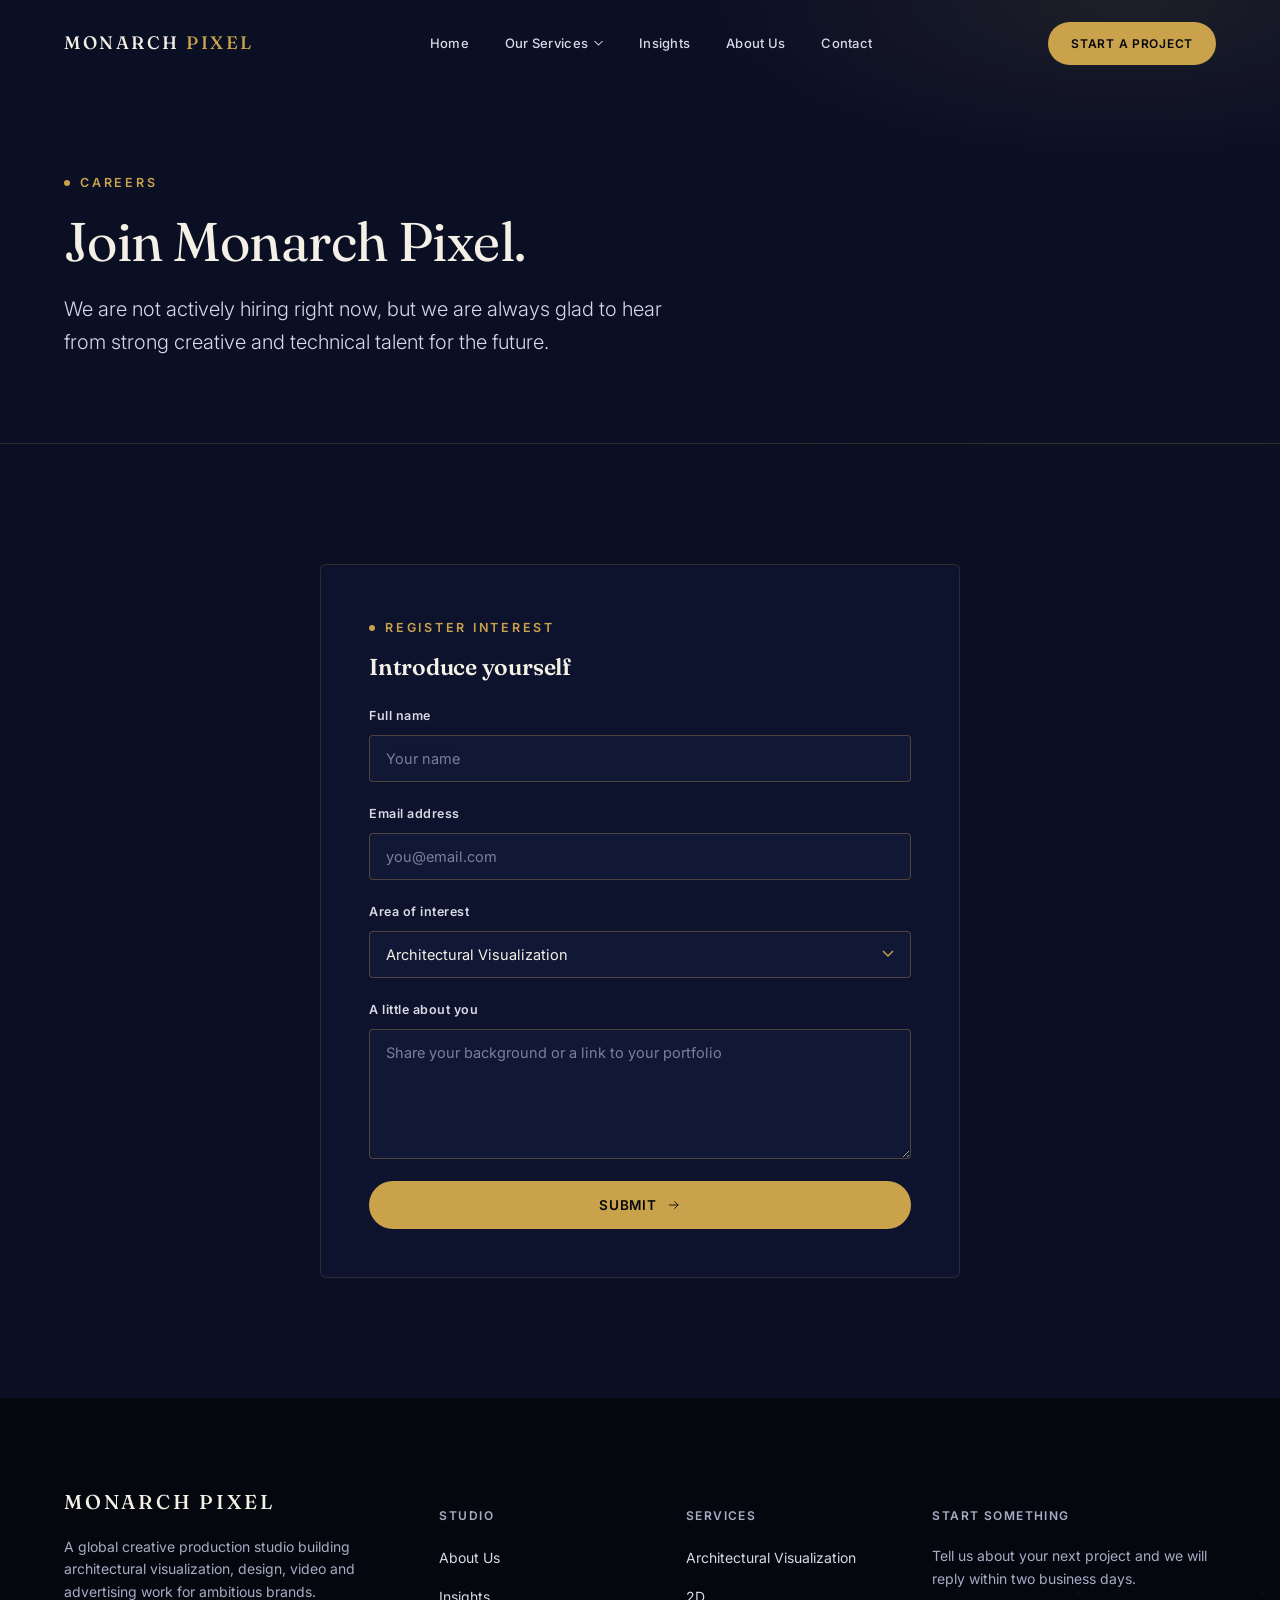
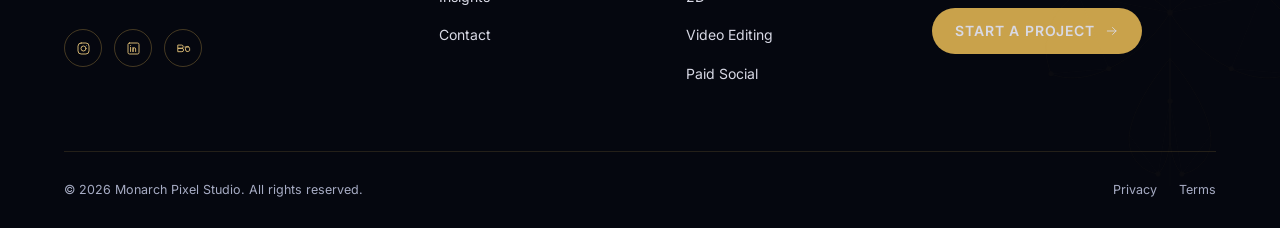
<file: monarch-pixel-website_2/careers.html>
<!DOCTYPE html>
<html lang="en">
<head>
<meta charset="UTF-8">
<meta name="viewport" content="width=device-width, initial-scale=1.0">
<title>Careers | Monarch Pixel</title>
<meta name="description" content="Careers at Monarch Pixel. Register your interest for future opportunities across our creative disciplines.">
<link rel="icon" href="data:image/svg+xml,%3Csvg xmlns='http://www.w3.org/2000/svg' viewBox='0 0 64 64'%3E%3Crect width='64' height='64' rx='12' fill='%230a0f24'/%3E%3Ctext x='32' y='43' font-family='Georgia,serif' font-size='30' fill='%23c9a24b' text-anchor='middle'%3EM%3C/text%3E%3C/svg%3E">
<link rel="preconnect" href="https://fonts.googleapis.com">
<link rel="preconnect" href="https://fonts.gstatic.com" crossorigin>
<link href="https://fonts.googleapis.com/css2?family=Fraunces:ital,opsz,wght@0,9..144,300;0,9..144,400;0,9..144,500;0,9..144,600;1,9..144,400;1,9..144,500&family=Inter:wght@300;400;500;600;700&display=swap" rel="stylesheet">
<link rel="stylesheet" href="assets/css/style.css">
</head>
<body>
<a class="skip-link" href="#main">Skip to content</a>
<header class="site-header">
  <div class="wrap">
    <a href="index.html" class="wordmark">MONARCH<span> </span><span>PIXEL</span></a>
    <nav class="main-nav" aria-label="Primary">
      <ul><li><a href="index.html" class="nav-link">Home</a></li><li class="nav-item"><a href="services.html" class="nav-link">Our Services <svg class='chev' viewBox="0 0 12 8" fill="none" stroke="currentColor" stroke-width="1.4" stroke-linecap="round" stroke-linejoin="round" aria-hidden="true"><path d="M1 1l5 5 5-5"/></svg></a><div class="dropdown"><a href="service-archviz.html"><span class="d-title">Architectural Visualization</span><span class="d-sub">Photoreal renders, walkthroughs and flythroughs</span></a><a href="service-creative.html"><span class="d-title">2D, 3D and AI Creative Production</span><span class="d-sub">Design and motion built on hybrid AI workflows</span></a><a href="service-video.html"><span class="d-title">Video Editing and Post Production</span><span class="d-sub">Cinematic edits, colour and finishing</span></a><a href="service-ads.html"><span class="d-title">Paid Social and Digital Advertising</span><span class="d-sub">Performance creative and campaign management</span></a><div class="dropdown-divider"></div><a href="services.html"><span class="d-title">All Services</span><span class="d-sub">See the full overview</span></a></div></li><li><a href="insights.html" class="nav-link">Insights</a></li><li><a href="about.html" class="nav-link">About Us</a></li><li><a href="contact.html" class="nav-link">Contact</a></li></ul>
    </nav>
    <div class="header-actions">
      <a href="contact.html" class="btn btn-gold btn-sm">Start a Project</a>
      <button class="burger" aria-label="Open menu" aria-expanded="false">
        <span></span><span></span><span></span>
      </button>
    </div>
  </div>
</header>
<div class="mobile-nav">
  <ul><li><a href="index.html">Home</a></li><li>
              <a href="services.html">Our Services</a>
              <button class="mobile-expand" aria-expanded="false">View all services +</button>
              <div class="m-sub"><a href="service-archviz.html">Architectural Visualization</a><a href="service-creative.html">2D, 3D and AI Creative Production</a><a href="service-video.html">Video Editing and Post Production</a><a href="service-ads.html">Paid Social and Digital Advertising</a></div>
            </li><li><a href="insights.html">Insights</a></li><li><a href="about.html">About Us</a></li><li><a href="contact.html">Contact</a></li></ul>
  <div class="mobile-nav-actions">
    <a href="contact.html" class="btn btn-gold btn-block">Start a Project</a>
  </div>
</div>
<main id="main">
<section class="page-header">
  <div class="wrap">
    <p class="eyebrow">Careers</p>
    <h1 class="h-1">Join Monarch Pixel.</h1>
    <p class="lede">We are not actively hiring right now, but we are always glad to hear from strong creative and technical talent for the future.</p>
  </div>
</section><section class="section">
  <div class="wrap">
    <div class="form-card reveal" style="max-width:640px; margin:0 auto;">
      <form id="careersForm" novalidate>
        <p class="eyebrow">Register Interest</p>
        <h3 class="h-3" style="margin-top:16px; margin-bottom:26px;">Introduce yourself</h3>
        <div class="field">
          <label for="cName">Full name</label>
          <input type="text" id="cName" placeholder="Your name" required>
        </div>
        <div class="field">
          <label for="cEmail">Email address</label>
          <input type="email" id="cEmail" placeholder="you@email.com" required>
        </div>
        <div class="field">
          <label for="cArea">Area of interest</label>
          <select id="cArea">
            <option>Architectural Visualization</option>
            <option>2D, 3D and AI Creative Production</option>
            <option>Video Editing and Post Production</option>
            <option>Paid Social and Digital Advertising</option>
            <option>Studio Operations</option>
          </select>
        </div>
        <div class="field">
          <label for="cMsg">A little about you</label>
          <textarea id="cMsg" placeholder="Share your background or a link to your portfolio"></textarea>
        </div>
        <button type="submit" class="btn btn-gold btn-block">Submit <svg viewBox="0 0 24 24" fill="none" stroke="currentColor" stroke-width="1.5" stroke-linecap="round" stroke-linejoin="round" aria-hidden="true"><path d="M4 12h15M13 6l6 6l-6 6"/></svg></button>
      </form>
      <div class="form-success" id="careersSuccess">
        <div class="check"><svg viewBox="0 0 24 24" fill="none" stroke="currentColor" stroke-width="1.5" stroke-linecap="round" stroke-linejoin="round" aria-hidden="true"><path d="M4 12.5l5 5L20 7"/></svg></div>
        <h3 class="h-3">Thanks for reaching out.</h3>
        <p class="body-m" style="margin-top:12px;">We will keep your details on file and reach out as soon as a relevant role opens up.</p>
      </div>
    </div>
  </div>
</section>
</main>
<footer class="site-footer">
  <div class="wrap">
    <div class="footer-top">
      <div class="footer-brand">
        <a href="index.html" class="wordmark">MONARCH PIXEL</a>
        <p>A global creative production studio building architectural visualization, design, video and advertising work for ambitious brands.</p>
        <div class="footer-social">
          <a href="#" aria-label="Instagram"><svg viewBox="0 0 24 24" fill="none" stroke="currentColor" stroke-width="1.5" stroke-linecap="round" stroke-linejoin="round" aria-hidden="true"><rect x="3.2" y="3.2" width="17.6" height="17.6" rx="5"/><circle cx="12" cy="12" r="4"/><circle cx="17" cy="7" r="0.6" fill="currentColor" stroke="none"/></svg></a>
          <a href="#" aria-label="LinkedIn"><svg viewBox="0 0 24 24" fill="none" stroke="currentColor" stroke-width="1.5" stroke-linecap="round" stroke-linejoin="round" aria-hidden="true"><rect x="3.2" y="3.2" width="17.6" height="17.6" rx="2.4"/><path d="M7.3 10.2v6.6M7.3 7.4v.02M11.2 16.8v-3.9a2.1 2.1 0 0 1 4.2 0v3.9M11.2 10.2v6.6"/></svg></a>
          <a href="#" aria-label="Behance"><svg viewBox="0 0 24 24" fill="none" stroke="currentColor" stroke-width="1.5" stroke-linecap="round" stroke-linejoin="round" aria-hidden="true"><path d="M3.5 6.5h5.4a2.6 2.6 0 0 1 0 5.2H3.5zM3.5 11.7h5.9a2.7 2.7 0 0 1 0 5.4H3.5z"/><path d="M14.2 9.6h6M15 13.4a3.5 3.5 0 1 0 6.8 -1.1c0 -2.1 -1.5 -3.6 -3.4 -3.6c-1.9 0 -3.3 1.4 -3.4 3.3"/></svg></a>
        </div>
      </div>
      <div class="footer-col">
        <h5>Studio</h5>
        <ul>
          <li><a href="about.html">About Us</a></li>
          <li><a href="insights.html">Insights</a></li>
          <li><a href="contact.html">Contact</a></li>
        </ul>
      </div>
      <div class="footer-col">
        <h5>Services</h5>
        <ul>
          <li><a href="service-archviz.html">Architectural Visualization</a></li><li><a href="service-creative.html">2D</a></li><li><a href="service-video.html">Video Editing</a></li><li><a href="service-ads.html">Paid Social</a></li>
        </ul>
      </div>
      <div class="footer-col footer-cta">
        <h5>Start Something</h5>
        <p>Tell us about your next project and we will reply within two business days.</p>
        <a href="contact.html" class="btn btn-gold btn-sm">Start a Project <svg viewBox="0 0 24 24" fill="none" stroke="currentColor" stroke-width="1.5" stroke-linecap="round" stroke-linejoin="round" aria-hidden="true"><path d="M4 12h15M13 6l6 6l-6 6"/></svg></a>
      </div>
    </div>
    <div class="footer-bottom">
      <p>&copy; 2026 Monarch Pixel Studio. All rights reserved.</p>
      <div class="footer-bottom-links">
        <a href="contact.html">Privacy</a>
        <a href="contact.html">Terms</a>
      </div>
    </div>
  </div>
  <svg class="monarch-mark footer-watermark" viewBox="0 0 400 420" xmlns="http://www.w3.org/2000/svg">
  <path class="mk-line" d="M200 96 C170 66 128 54 92 74 C58 93 46 132 60 168 C78 176 104 174 128 162 C158 148 184 122 200 96 Z"/>
  <path class="mk-line" d="M200 96 C230 66 272 54 308 74 C342 93 354 132 340 168 C322 176 296 174 272 162 C242 148 216 122 200 96 Z"/>
  <path class="mk-line" d="M200 150 C178 176 156 210 152 240 C150 264 164 282 186 286 C204 266 200 232 200 200 Z"/>
  <path class="mk-line" d="M200 150 C222 176 244 210 248 240 C250 264 236 282 214 286 C196 266 200 232 200 200 Z"/>
  <path class="mk-line alt" d="M92 74 L128 162 M60 168 L128 162 M92 74 L200 96 M308 74 L272 162 M340 168 L272 162 M308 74 L200 96"/>
  <path class="mk-line alt" d="M152 240 L186 286 M200 200 L186 286 M248 240 L214 286 M200 200 L214 286"/>
  <path class="mk-line" d="M200 82 L200 300"/>
  <path class="mk-line alt" d="M200 82 C196 72 188 64 180 60 M200 82 C204 72 212 64 220 60"/>
  <circle class="mk-dot" cx="200" cy="96" r="3.4"/>
  <circle class="mk-dot" cx="92" cy="74" r="3"/>
  <circle class="mk-dot" cx="308" cy="74" r="3"/>
  <circle class="mk-dot" cx="60" cy="168" r="3"/>
  <circle class="mk-dot" cx="340" cy="168" r="3"/>
  <circle class="mk-dot" cx="128" cy="162" r="3"/>
  <circle class="mk-dot" cx="272" cy="162" r="3"/>
  <circle class="mk-dot" cx="186" cy="286" r="3"/>
  <circle class="mk-dot" cx="214" cy="286" r="3"/>
  <circle class="mk-dot" cx="200" cy="200" r="3.2"/>
</svg>
</footer>
<div class="toast"><span>Message</span></div>
<script src="assets/js/main.js"></script>
</body>
</html>
</file>
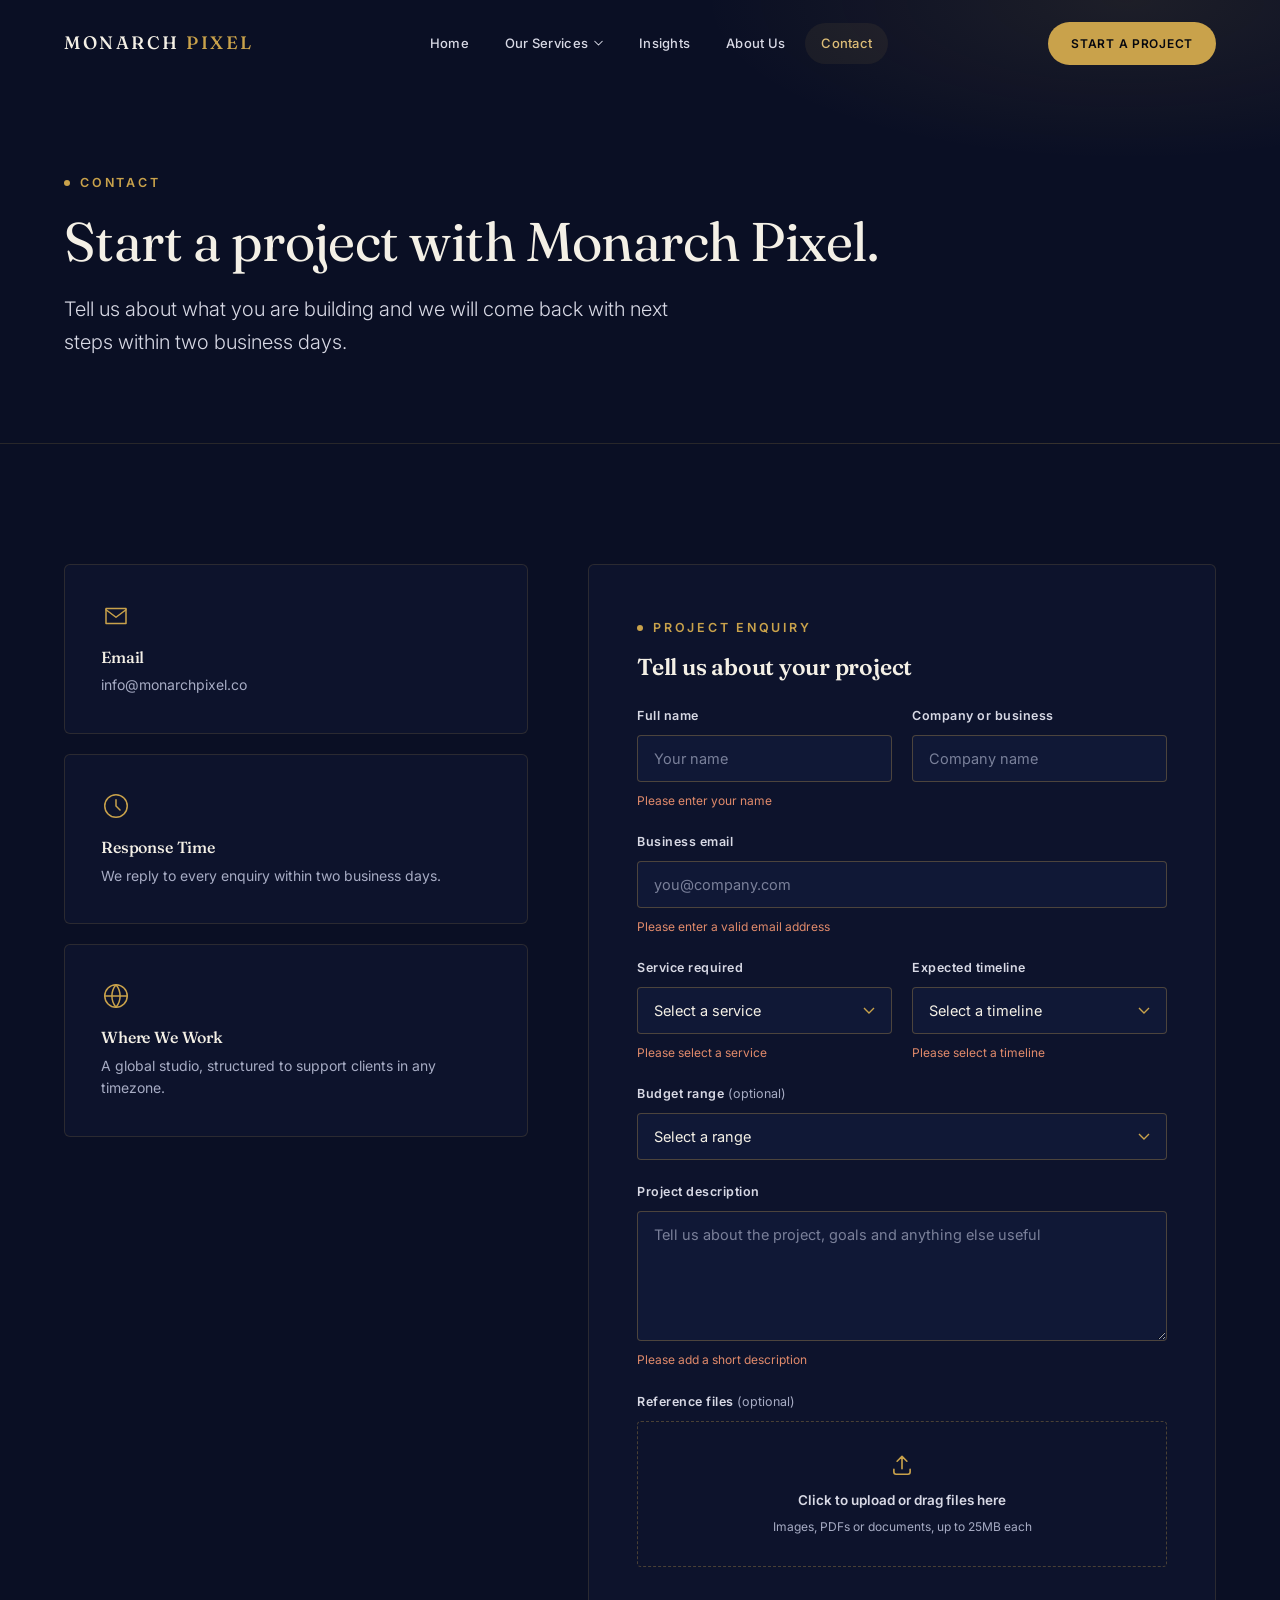
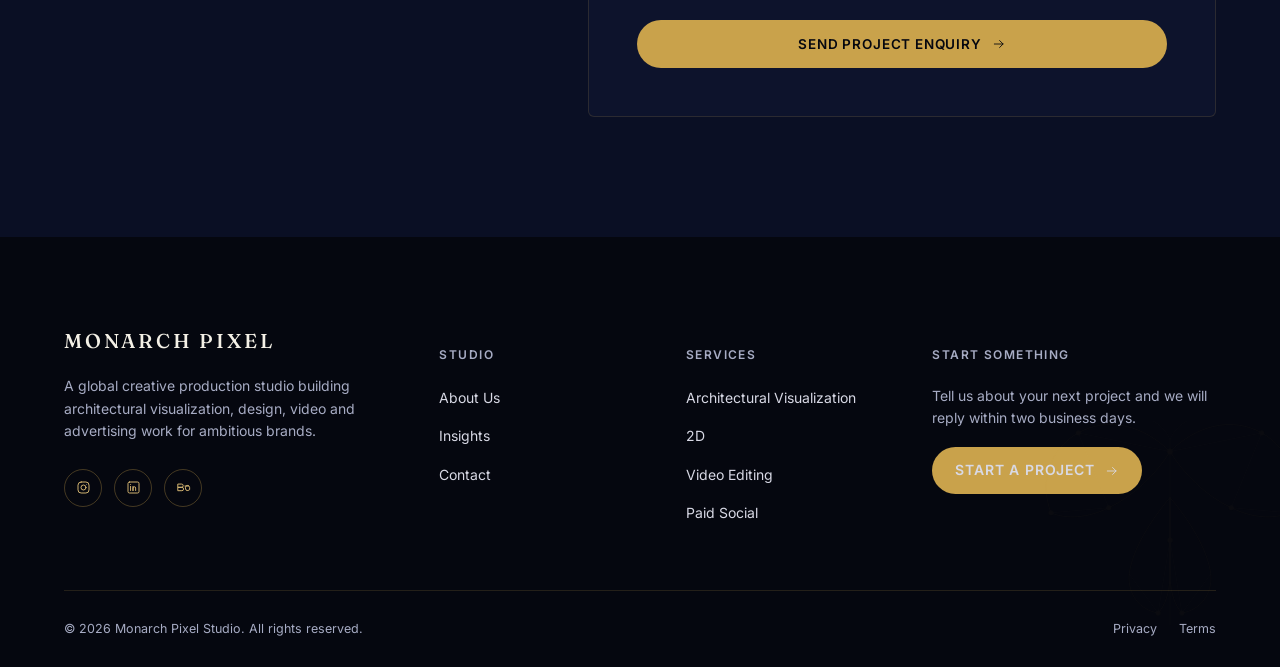
<file: monarch-pixel-website_2/contact.html>
<!DOCTYPE html>
<html lang="en">
<head>
<meta charset="UTF-8">
<meta name="viewport" content="width=device-width, initial-scale=1.0">
<title>Contact | Monarch Pixel</title>
<meta name="description" content="Start a project with Monarch Pixel through the contact form.">
<link rel="icon" href="data:image/svg+xml,%3Csvg xmlns='http://www.w3.org/2000/svg' viewBox='0 0 64 64'%3E%3Crect width='64' height='64' rx='12' fill='%230a0f24'/%3E%3Ctext x='32' y='43' font-family='Georgia,serif' font-size='30' fill='%23c9a24b' text-anchor='middle'%3EM%3C/text%3E%3C/svg%3E">
<link rel="preconnect" href="https://fonts.googleapis.com">
<link rel="preconnect" href="https://fonts.gstatic.com" crossorigin>
<link href="https://fonts.googleapis.com/css2?family=Fraunces:ital,opsz,wght@0,9..144,300;0,9..144,400;0,9..144,500;0,9..144,600;1,9..144,400;1,9..144,500&family=Inter:wght@300;400;500;600;700&display=swap" rel="stylesheet">
<link rel="stylesheet" href="assets/css/style.css">
</head>
<body>
<a class="skip-link" href="#main">Skip to content</a>
<header class="site-header">
  <div class="wrap">
    <a href="index.html" class="wordmark">MONARCH<span> </span><span>PIXEL</span></a>
    <nav class="main-nav" aria-label="Primary">
      <ul><li><a href="index.html" class="nav-link">Home</a></li><li class="nav-item"><a href="services.html" class="nav-link">Our Services <svg class='chev' viewBox="0 0 12 8" fill="none" stroke="currentColor" stroke-width="1.4" stroke-linecap="round" stroke-linejoin="round" aria-hidden="true"><path d="M1 1l5 5 5-5"/></svg></a><div class="dropdown"><a href="service-archviz.html"><span class="d-title">Architectural Visualization</span><span class="d-sub">Photoreal renders, walkthroughs and flythroughs</span></a><a href="service-creative.html"><span class="d-title">2D, 3D and AI Creative Production</span><span class="d-sub">Design and motion built on hybrid AI workflows</span></a><a href="service-video.html"><span class="d-title">Video Editing and Post Production</span><span class="d-sub">Cinematic edits, colour and finishing</span></a><a href="service-ads.html"><span class="d-title">Paid Social and Digital Advertising</span><span class="d-sub">Performance creative and campaign management</span></a><div class="dropdown-divider"></div><a href="services.html"><span class="d-title">All Services</span><span class="d-sub">See the full overview</span></a></div></li><li><a href="insights.html" class="nav-link">Insights</a></li><li><a href="about.html" class="nav-link">About Us</a></li><li><a href="contact.html" class="nav-link active">Contact</a></li></ul>
    </nav>
    <div class="header-actions">
      <a href="contact.html" class="btn btn-gold btn-sm">Start a Project</a>
      <button class="burger" aria-label="Open menu" aria-expanded="false">
        <span></span><span></span><span></span>
      </button>
    </div>
  </div>
</header>
<div class="mobile-nav">
  <ul><li><a href="index.html">Home</a></li><li>
              <a href="services.html">Our Services</a>
              <button class="mobile-expand" aria-expanded="false">View all services +</button>
              <div class="m-sub"><a href="service-archviz.html">Architectural Visualization</a><a href="service-creative.html">2D, 3D and AI Creative Production</a><a href="service-video.html">Video Editing and Post Production</a><a href="service-ads.html">Paid Social and Digital Advertising</a></div>
            </li><li><a href="insights.html">Insights</a></li><li><a href="about.html">About Us</a></li><li><a href="contact.html">Contact</a></li></ul>
  <div class="mobile-nav-actions">
    <a href="contact.html" class="btn btn-gold btn-block">Start a Project</a>
  </div>
</div>
<main id="main">
<section class="page-header">
  <div class="wrap">
    <p class="eyebrow">Contact</p>
    <h1 class="h-1">Start a project with Monarch Pixel.</h1>
    <p class="lede">Tell us about what you are building and we will come back with next steps within two business days.</p>
  </div>
</section><section class="section">
  <div class="wrap">
    <div class="contact-grid"><div class="reveal">
      <div class="contact-info-card">
        <div class="svc-icon"><svg viewBox="0 0 24 24" fill="none" stroke="currentColor" stroke-width="1.5" stroke-linecap="round" stroke-linejoin="round" aria-hidden="true"><path d="M4 6h16v12H4z"/><path d="M4 7l8 6l8-6"/></svg></div>
        <h4>Email</h4>
        <p><a href="mailto:info@monarchpixel.co">info@monarchpixel.co</a></p>
      </div>
      <div class="contact-info-card">
        <div class="svc-icon"><svg viewBox="0 0 24 24" fill="none" stroke="currentColor" stroke-width="1.5" stroke-linecap="round" stroke-linejoin="round" aria-hidden="true"><circle cx="12" cy="12" r="9"/><path d="M12 7v5l3.2 3.2"/></svg></div>
        <h4>Response Time</h4>
        <p>We reply to every enquiry within two business days.</p>
      </div>
      <div class="contact-info-card">
        <div class="svc-icon"><svg viewBox="0 0 24 24" fill="none" stroke="currentColor" stroke-width="1.5" stroke-linecap="round" stroke-linejoin="round" aria-hidden="true"><circle cx="12" cy="12" r="9"/><path d="M3 12h18M12 3a14 14 0 0 1 0 18a14 14 0 0 1 0-18z"/></svg></div>
        <h4>Where We Work</h4>
        <p>A global studio, structured to support clients in any timezone.</p>
      </div>
    </div><div class="form-card reveal reveal-delay-1">
      <form id="enquiryForm" novalidate>
        <p class="eyebrow">Project Enquiry</p>
        <h3 class="h-3" style="margin-top:16px; margin-bottom:26px;">Tell us about your project</h3>
        <div class="form-row">
          <div class="field">
            <label for="fName">Full name</label>
            <input type="text" id="fName" name="name" placeholder="Your name" required>
            <div class="field-error">Please enter your name</div>
          </div>
          <div class="field">
            <label for="fCompany">Company or business</label>
            <input type="text" id="fCompany" name="company" placeholder="Company name">
            <div class="field-error"></div>
          </div>
        </div>
        <div class="field">
          <label for="fEmail">Business email</label>
          <input type="email" id="fEmail" name="email" placeholder="you@company.com" required>
          <div class="field-error">Please enter a valid email address</div>
        </div>
        <div class="form-row">
          <div class="field">
            <label for="fService">Service required</label>
            <select id="fService" name="service" required>
              <option value="">Select a service</option>
              <option>Architectural Visualization</option>
              <option>2D, 3D and AI Creative Production</option>
              <option>Video Editing and Post Production</option>
              <option>Paid Social and Digital Advertising</option>
              <option>Not sure yet</option>
            </select>
            <div class="field-error">Please select a service</div>
          </div>
          <div class="field">
            <label for="fTimeline">Expected timeline</label>
            <select id="fTimeline" name="timeline" required>
              <option value="">Select a timeline</option>
              <option>As soon as possible</option>
              <option>1 to 3 months</option>
              <option>3 to 6 months</option>
              <option>Flexible</option>
            </select>
            <div class="field-error">Please select a timeline</div>
          </div>
        </div>
        <div class="field">
          <label for="fBudget">Budget range <span class="opt">(optional)</span></label>
          <select id="fBudget" name="budget">
            <option value="">Select a range</option>
            <option>Under 5,000 USD</option>
            <option>5,000 to 15,000 USD</option>
            <option>15,000 to 50,000 USD</option>
            <option>50,000 USD and above</option>
            <option>Prefer not to say</option>
          </select>
        </div>
        <div class="field">
          <label for="fDesc">Project description</label>
          <textarea id="fDesc" name="description" placeholder="Tell us about the project, goals and anything else useful" required></textarea>
          <div class="field-error">Please add a short description</div>
        </div>
        <div class="field">
          <label>Reference files <span class="opt">(optional)</span></label>
          <div class="dropzone">
            <svg viewBox="0 0 24 24" fill="none" stroke="currentColor" stroke-width="1.5" stroke-linecap="round" stroke-linejoin="round" aria-hidden="true"><path d="M12 15.5V4M12 4L7.5 8.5M12 4l4.5 4.5M4.5 16v2.5a2 2 0 002 2h11a2 2 0 002-2V16"/></svg>
            <div class="dz-title">Click to upload or drag files here</div>
            <div class="dz-sub">Images, PDFs or documents, up to 25MB each</div>
          </div>
          <input type="file" id="projectFiles" multiple hidden>
          <ul class="file-list"></ul>
        </div>
        <button type="submit" class="btn btn-gold btn-block" style="margin-top:8px;">Send Project Enquiry <svg viewBox="0 0 24 24" fill="none" stroke="currentColor" stroke-width="1.5" stroke-linecap="round" stroke-linejoin="round" aria-hidden="true"><path d="M4 12h15M13 6l6 6l-6 6"/></svg></button>
      </form>
      <div class="form-success" id="enquirySuccess">
        <div class="check"><svg viewBox="0 0 24 24" fill="none" stroke="currentColor" stroke-width="1.5" stroke-linecap="round" stroke-linejoin="round" aria-hidden="true"><path d="M4 12.5l5 5L20 7"/></svg></div>
        <h3 class="h-3">Thanks, your enquiry is in.</h3>
        <p class="body-m" style="margin-top:12px;">Our team will review the details and reply within two business days.</p>
      </div>
    </div></div>
  </div>
</section>
</main>
<footer class="site-footer">
  <div class="wrap">
    <div class="footer-top">
      <div class="footer-brand">
        <a href="index.html" class="wordmark">MONARCH PIXEL</a>
        <p>A global creative production studio building architectural visualization, design, video and advertising work for ambitious brands.</p>
        <div class="footer-social">
          <a href="#" aria-label="Instagram"><svg viewBox="0 0 24 24" fill="none" stroke="currentColor" stroke-width="1.5" stroke-linecap="round" stroke-linejoin="round" aria-hidden="true"><rect x="3.2" y="3.2" width="17.6" height="17.6" rx="5"/><circle cx="12" cy="12" r="4"/><circle cx="17" cy="7" r="0.6" fill="currentColor" stroke="none"/></svg></a>
          <a href="#" aria-label="LinkedIn"><svg viewBox="0 0 24 24" fill="none" stroke="currentColor" stroke-width="1.5" stroke-linecap="round" stroke-linejoin="round" aria-hidden="true"><rect x="3.2" y="3.2" width="17.6" height="17.6" rx="2.4"/><path d="M7.3 10.2v6.6M7.3 7.4v.02M11.2 16.8v-3.9a2.1 2.1 0 0 1 4.2 0v3.9M11.2 10.2v6.6"/></svg></a>
          <a href="#" aria-label="Behance"><svg viewBox="0 0 24 24" fill="none" stroke="currentColor" stroke-width="1.5" stroke-linecap="round" stroke-linejoin="round" aria-hidden="true"><path d="M3.5 6.5h5.4a2.6 2.6 0 0 1 0 5.2H3.5zM3.5 11.7h5.9a2.7 2.7 0 0 1 0 5.4H3.5z"/><path d="M14.2 9.6h6M15 13.4a3.5 3.5 0 1 0 6.8 -1.1c0 -2.1 -1.5 -3.6 -3.4 -3.6c-1.9 0 -3.3 1.4 -3.4 3.3"/></svg></a>
        </div>
      </div>
      <div class="footer-col">
        <h5>Studio</h5>
        <ul>
          <li><a href="about.html">About Us</a></li>
          <li><a href="insights.html">Insights</a></li>
          <li><a href="contact.html">Contact</a></li>
        </ul>
      </div>
      <div class="footer-col">
        <h5>Services</h5>
        <ul>
          <li><a href="service-archviz.html">Architectural Visualization</a></li><li><a href="service-creative.html">2D</a></li><li><a href="service-video.html">Video Editing</a></li><li><a href="service-ads.html">Paid Social</a></li>
        </ul>
      </div>
      <div class="footer-col footer-cta">
        <h5>Start Something</h5>
        <p>Tell us about your next project and we will reply within two business days.</p>
        <a href="contact.html" class="btn btn-gold btn-sm">Start a Project <svg viewBox="0 0 24 24" fill="none" stroke="currentColor" stroke-width="1.5" stroke-linecap="round" stroke-linejoin="round" aria-hidden="true"><path d="M4 12h15M13 6l6 6l-6 6"/></svg></a>
      </div>
    </div>
    <div class="footer-bottom">
      <p>&copy; 2026 Monarch Pixel Studio. All rights reserved.</p>
      <div class="footer-bottom-links">
        <a href="contact.html">Privacy</a>
        <a href="contact.html">Terms</a>
      </div>
    </div>
  </div>
  <svg class="monarch-mark footer-watermark" viewBox="0 0 400 420" xmlns="http://www.w3.org/2000/svg">
  <path class="mk-line" d="M200 96 C170 66 128 54 92 74 C58 93 46 132 60 168 C78 176 104 174 128 162 C158 148 184 122 200 96 Z"/>
  <path class="mk-line" d="M200 96 C230 66 272 54 308 74 C342 93 354 132 340 168 C322 176 296 174 272 162 C242 148 216 122 200 96 Z"/>
  <path class="mk-line" d="M200 150 C178 176 156 210 152 240 C150 264 164 282 186 286 C204 266 200 232 200 200 Z"/>
  <path class="mk-line" d="M200 150 C222 176 244 210 248 240 C250 264 236 282 214 286 C196 266 200 232 200 200 Z"/>
  <path class="mk-line alt" d="M92 74 L128 162 M60 168 L128 162 M92 74 L200 96 M308 74 L272 162 M340 168 L272 162 M308 74 L200 96"/>
  <path class="mk-line alt" d="M152 240 L186 286 M200 200 L186 286 M248 240 L214 286 M200 200 L214 286"/>
  <path class="mk-line" d="M200 82 L200 300"/>
  <path class="mk-line alt" d="M200 82 C196 72 188 64 180 60 M200 82 C204 72 212 64 220 60"/>
  <circle class="mk-dot" cx="200" cy="96" r="3.4"/>
  <circle class="mk-dot" cx="92" cy="74" r="3"/>
  <circle class="mk-dot" cx="308" cy="74" r="3"/>
  <circle class="mk-dot" cx="60" cy="168" r="3"/>
  <circle class="mk-dot" cx="340" cy="168" r="3"/>
  <circle class="mk-dot" cx="128" cy="162" r="3"/>
  <circle class="mk-dot" cx="272" cy="162" r="3"/>
  <circle class="mk-dot" cx="186" cy="286" r="3"/>
  <circle class="mk-dot" cx="214" cy="286" r="3"/>
  <circle class="mk-dot" cx="200" cy="200" r="3.2"/>
</svg>
</footer>
<div class="toast"><span>Message</span></div>
<script src="assets/js/main.js"></script>
</body>
</html>
</file>
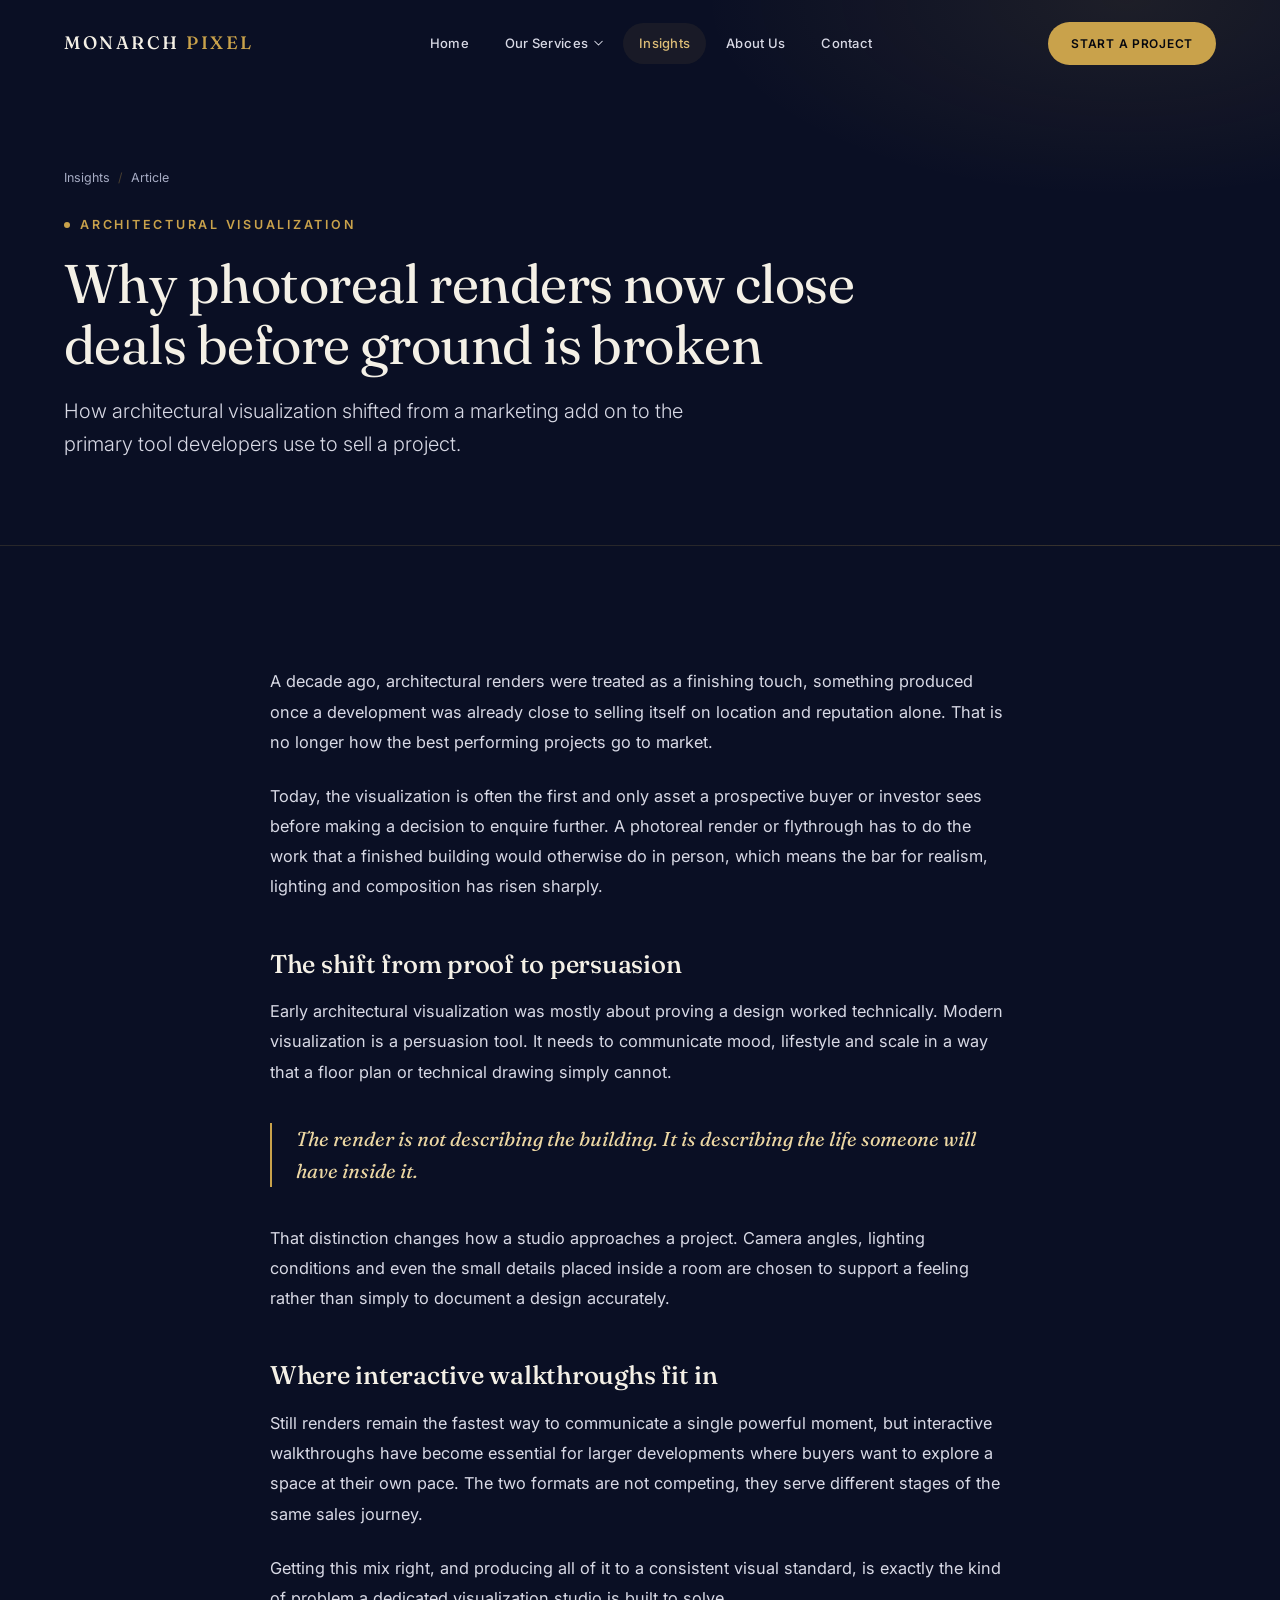
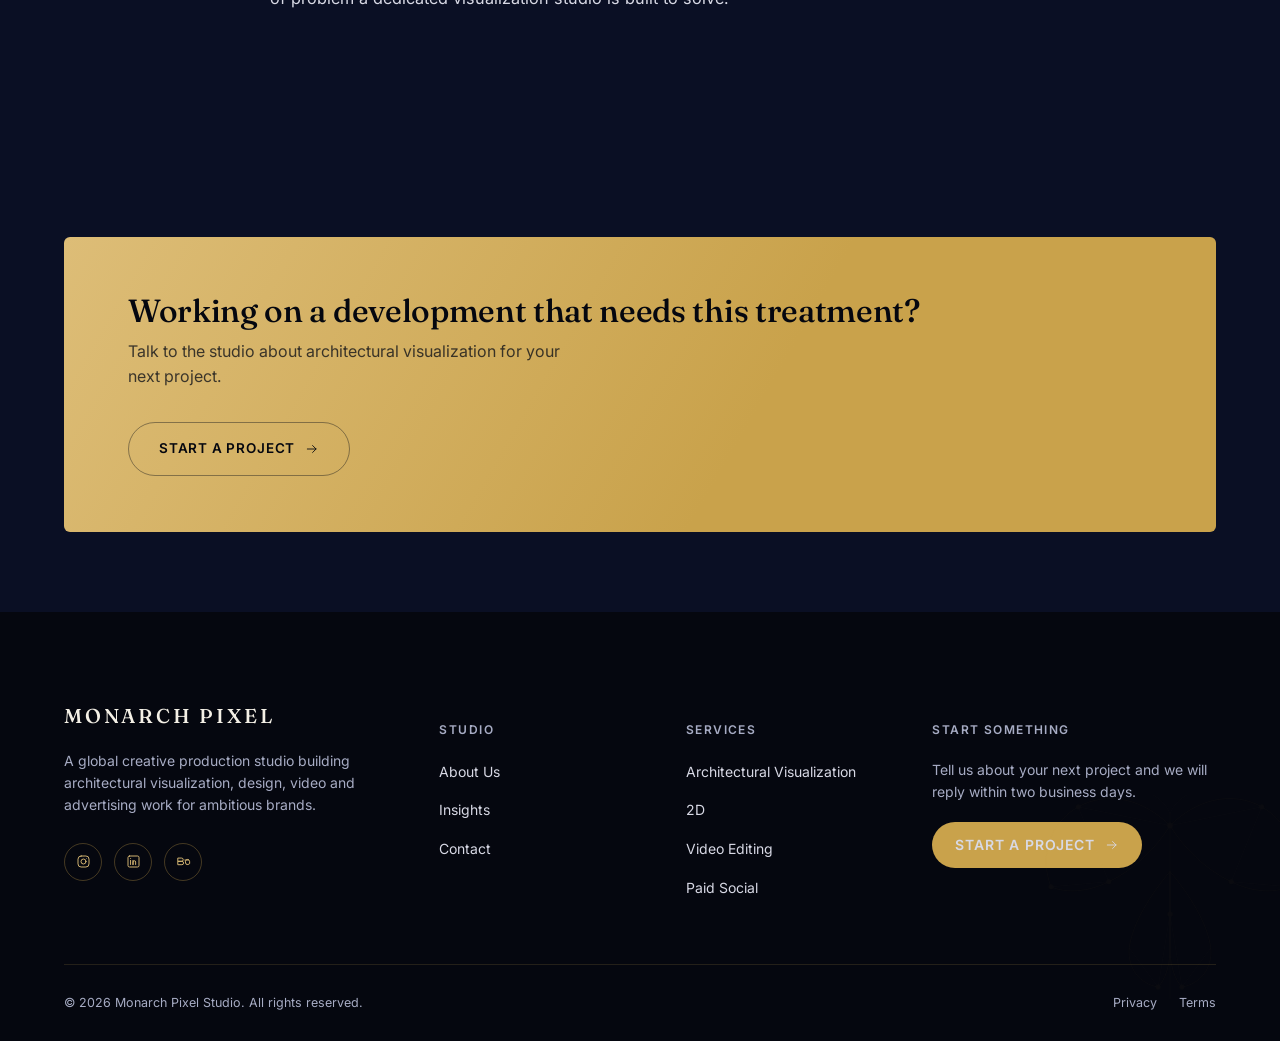
<file: monarch-pixel-website_2/insight-post.html>
<!DOCTYPE html>
<html lang="en">
<head>
<meta charset="UTF-8">
<meta name="viewport" content="width=device-width, initial-scale=1.0">
<title>Why Photoreal Renders Now Close Deals | Monarch Pixel</title>
<meta name="description" content="How architectural visualization shifted from a marketing add on to the primary tool developers use to sell a project.">
<link rel="icon" href="data:image/svg+xml,%3Csvg xmlns='http://www.w3.org/2000/svg' viewBox='0 0 64 64'%3E%3Crect width='64' height='64' rx='12' fill='%230a0f24'/%3E%3Ctext x='32' y='43' font-family='Georgia,serif' font-size='30' fill='%23c9a24b' text-anchor='middle'%3EM%3C/text%3E%3C/svg%3E">
<link rel="preconnect" href="https://fonts.googleapis.com">
<link rel="preconnect" href="https://fonts.gstatic.com" crossorigin>
<link href="https://fonts.googleapis.com/css2?family=Fraunces:ital,opsz,wght@0,9..144,300;0,9..144,400;0,9..144,500;0,9..144,600;1,9..144,400;1,9..144,500&family=Inter:wght@300;400;500;600;700&display=swap" rel="stylesheet">
<link rel="stylesheet" href="assets/css/style.css">
</head>
<body>
<a class="skip-link" href="#main">Skip to content</a>
<header class="site-header">
  <div class="wrap">
    <a href="index.html" class="wordmark">MONARCH<span> </span><span>PIXEL</span></a>
    <nav class="main-nav" aria-label="Primary">
      <ul><li><a href="index.html" class="nav-link">Home</a></li><li class="nav-item"><a href="services.html" class="nav-link">Our Services <svg class='chev' viewBox="0 0 12 8" fill="none" stroke="currentColor" stroke-width="1.4" stroke-linecap="round" stroke-linejoin="round" aria-hidden="true"><path d="M1 1l5 5 5-5"/></svg></a><div class="dropdown"><a href="service-archviz.html"><span class="d-title">Architectural Visualization</span><span class="d-sub">Photoreal renders, walkthroughs and flythroughs</span></a><a href="service-creative.html"><span class="d-title">2D, 3D and AI Creative Production</span><span class="d-sub">Design and motion built on hybrid AI workflows</span></a><a href="service-video.html"><span class="d-title">Video Editing and Post Production</span><span class="d-sub">Cinematic edits, colour and finishing</span></a><a href="service-ads.html"><span class="d-title">Paid Social and Digital Advertising</span><span class="d-sub">Performance creative and campaign management</span></a><div class="dropdown-divider"></div><a href="services.html"><span class="d-title">All Services</span><span class="d-sub">See the full overview</span></a></div></li><li><a href="insights.html" class="nav-link active">Insights</a></li><li><a href="about.html" class="nav-link">About Us</a></li><li><a href="contact.html" class="nav-link">Contact</a></li></ul>
    </nav>
    <div class="header-actions">
      <a href="contact.html" class="btn btn-gold btn-sm">Start a Project</a>
      <button class="burger" aria-label="Open menu" aria-expanded="false">
        <span></span><span></span><span></span>
      </button>
    </div>
  </div>
</header>
<div class="mobile-nav">
  <ul><li><a href="index.html">Home</a></li><li>
              <a href="services.html">Our Services</a>
              <button class="mobile-expand" aria-expanded="false">View all services +</button>
              <div class="m-sub"><a href="service-archviz.html">Architectural Visualization</a><a href="service-creative.html">2D, 3D and AI Creative Production</a><a href="service-video.html">Video Editing and Post Production</a><a href="service-ads.html">Paid Social and Digital Advertising</a></div>
            </li><li><a href="insights.html">Insights</a></li><li><a href="about.html">About Us</a></li><li><a href="contact.html">Contact</a></li></ul>
  <div class="mobile-nav-actions">
    <a href="contact.html" class="btn btn-gold btn-block">Start a Project</a>
  </div>
</div>
<main id="main">
<section class="page-header">
  <div class="wrap">
    <div class="crumb"><a href="insights.html">Insights</a><span class="sep">/</span><span>Article</span></div>
    <p class="eyebrow">Architectural Visualization</p>
    <h1 class="h-1">Why photoreal renders now close deals before ground is broken</h1>
    <p class="lede">How architectural visualization shifted from a marketing add on to the primary tool developers use to sell a project.</p>
  </div>
</section><section class="section">
  <div class="wrap">
    <div class="article-body reveal">
      <p style="margin-top:0;">A decade ago, architectural renders were treated as a finishing touch, something produced once a development was already close to selling itself on location and reputation alone. That is no longer how the best performing projects go to market.</p>
      <p>Today, the visualization is often the first and only asset a prospective buyer or investor sees before making a decision to enquire further. A photoreal render or flythrough has to do the work that a finished building would otherwise do in person, which means the bar for realism, lighting and composition has risen sharply.</p>
      <h2>The shift from proof to persuasion</h2>
      <p>Early architectural visualization was mostly about proving a design worked technically. Modern visualization is a persuasion tool. It needs to communicate mood, lifestyle and scale in a way that a floor plan or technical drawing simply cannot.</p>
      <blockquote>The render is not describing the building. It is describing the life someone will have inside it.</blockquote>
      <p>That distinction changes how a studio approaches a project. Camera angles, lighting conditions and even the small details placed inside a room are chosen to support a feeling rather than simply to document a design accurately.</p>
      <h2>Where interactive walkthroughs fit in</h2>
      <p>Still renders remain the fastest way to communicate a single powerful moment, but interactive walkthroughs have become essential for larger developments where buyers want to explore a space at their own pace. The two formats are not competing, they serve different stages of the same sales journey.</p>
      <p>Getting this mix right, and producing all of it to a consistent visual standard, is exactly the kind of problem a dedicated visualization studio is built to solve.</p>
    </div>
  </div>
</section><section class="section-tight">
  <div class="wrap">
    <div class="cta-band reveal">
      <div>
        <h3>Working on a development that needs this treatment?</h3>
        <p>Talk to the studio about architectural visualization for your next project.</p>
      </div>
      <div class="cta-band-actions">
        <a href="contact.html" class="btn btn-ghost-dark" style="border:1px solid rgba(6,10,20,.4);">Start a Project <svg viewBox="0 0 24 24" fill="none" stroke="currentColor" stroke-width="1.5" stroke-linecap="round" stroke-linejoin="round" aria-hidden="true"><path d="M4 12h15M13 6l6 6l-6 6"/></svg></a>
      </div>
    </div>
  </div>
</section>
</main>
<footer class="site-footer">
  <div class="wrap">
    <div class="footer-top">
      <div class="footer-brand">
        <a href="index.html" class="wordmark">MONARCH PIXEL</a>
        <p>A global creative production studio building architectural visualization, design, video and advertising work for ambitious brands.</p>
        <div class="footer-social">
          <a href="#" aria-label="Instagram"><svg viewBox="0 0 24 24" fill="none" stroke="currentColor" stroke-width="1.5" stroke-linecap="round" stroke-linejoin="round" aria-hidden="true"><rect x="3.2" y="3.2" width="17.6" height="17.6" rx="5"/><circle cx="12" cy="12" r="4"/><circle cx="17" cy="7" r="0.6" fill="currentColor" stroke="none"/></svg></a>
          <a href="#" aria-label="LinkedIn"><svg viewBox="0 0 24 24" fill="none" stroke="currentColor" stroke-width="1.5" stroke-linecap="round" stroke-linejoin="round" aria-hidden="true"><rect x="3.2" y="3.2" width="17.6" height="17.6" rx="2.4"/><path d="M7.3 10.2v6.6M7.3 7.4v.02M11.2 16.8v-3.9a2.1 2.1 0 0 1 4.2 0v3.9M11.2 10.2v6.6"/></svg></a>
          <a href="#" aria-label="Behance"><svg viewBox="0 0 24 24" fill="none" stroke="currentColor" stroke-width="1.5" stroke-linecap="round" stroke-linejoin="round" aria-hidden="true"><path d="M3.5 6.5h5.4a2.6 2.6 0 0 1 0 5.2H3.5zM3.5 11.7h5.9a2.7 2.7 0 0 1 0 5.4H3.5z"/><path d="M14.2 9.6h6M15 13.4a3.5 3.5 0 1 0 6.8 -1.1c0 -2.1 -1.5 -3.6 -3.4 -3.6c-1.9 0 -3.3 1.4 -3.4 3.3"/></svg></a>
        </div>
      </div>
      <div class="footer-col">
        <h5>Studio</h5>
        <ul>
          <li><a href="about.html">About Us</a></li>
          <li><a href="insights.html">Insights</a></li>
          <li><a href="contact.html">Contact</a></li>
        </ul>
      </div>
      <div class="footer-col">
        <h5>Services</h5>
        <ul>
          <li><a href="service-archviz.html">Architectural Visualization</a></li><li><a href="service-creative.html">2D</a></li><li><a href="service-video.html">Video Editing</a></li><li><a href="service-ads.html">Paid Social</a></li>
        </ul>
      </div>
      <div class="footer-col footer-cta">
        <h5>Start Something</h5>
        <p>Tell us about your next project and we will reply within two business days.</p>
        <a href="contact.html" class="btn btn-gold btn-sm">Start a Project <svg viewBox="0 0 24 24" fill="none" stroke="currentColor" stroke-width="1.5" stroke-linecap="round" stroke-linejoin="round" aria-hidden="true"><path d="M4 12h15M13 6l6 6l-6 6"/></svg></a>
      </div>
    </div>
    <div class="footer-bottom">
      <p>&copy; 2026 Monarch Pixel Studio. All rights reserved.</p>
      <div class="footer-bottom-links">
        <a href="contact.html">Privacy</a>
        <a href="contact.html">Terms</a>
      </div>
    </div>
  </div>
  <svg class="monarch-mark footer-watermark" viewBox="0 0 400 420" xmlns="http://www.w3.org/2000/svg">
  <path class="mk-line" d="M200 96 C170 66 128 54 92 74 C58 93 46 132 60 168 C78 176 104 174 128 162 C158 148 184 122 200 96 Z"/>
  <path class="mk-line" d="M200 96 C230 66 272 54 308 74 C342 93 354 132 340 168 C322 176 296 174 272 162 C242 148 216 122 200 96 Z"/>
  <path class="mk-line" d="M200 150 C178 176 156 210 152 240 C150 264 164 282 186 286 C204 266 200 232 200 200 Z"/>
  <path class="mk-line" d="M200 150 C222 176 244 210 248 240 C250 264 236 282 214 286 C196 266 200 232 200 200 Z"/>
  <path class="mk-line alt" d="M92 74 L128 162 M60 168 L128 162 M92 74 L200 96 M308 74 L272 162 M340 168 L272 162 M308 74 L200 96"/>
  <path class="mk-line alt" d="M152 240 L186 286 M200 200 L186 286 M248 240 L214 286 M200 200 L214 286"/>
  <path class="mk-line" d="M200 82 L200 300"/>
  <path class="mk-line alt" d="M200 82 C196 72 188 64 180 60 M200 82 C204 72 212 64 220 60"/>
  <circle class="mk-dot" cx="200" cy="96" r="3.4"/>
  <circle class="mk-dot" cx="92" cy="74" r="3"/>
  <circle class="mk-dot" cx="308" cy="74" r="3"/>
  <circle class="mk-dot" cx="60" cy="168" r="3"/>
  <circle class="mk-dot" cx="340" cy="168" r="3"/>
  <circle class="mk-dot" cx="128" cy="162" r="3"/>
  <circle class="mk-dot" cx="272" cy="162" r="3"/>
  <circle class="mk-dot" cx="186" cy="286" r="3"/>
  <circle class="mk-dot" cx="214" cy="286" r="3"/>
  <circle class="mk-dot" cx="200" cy="200" r="3.2"/>
</svg>
</footer>
<div class="toast"><span>Message</span></div>
<script src="assets/js/main.js"></script>
</body>
</html>
</file>
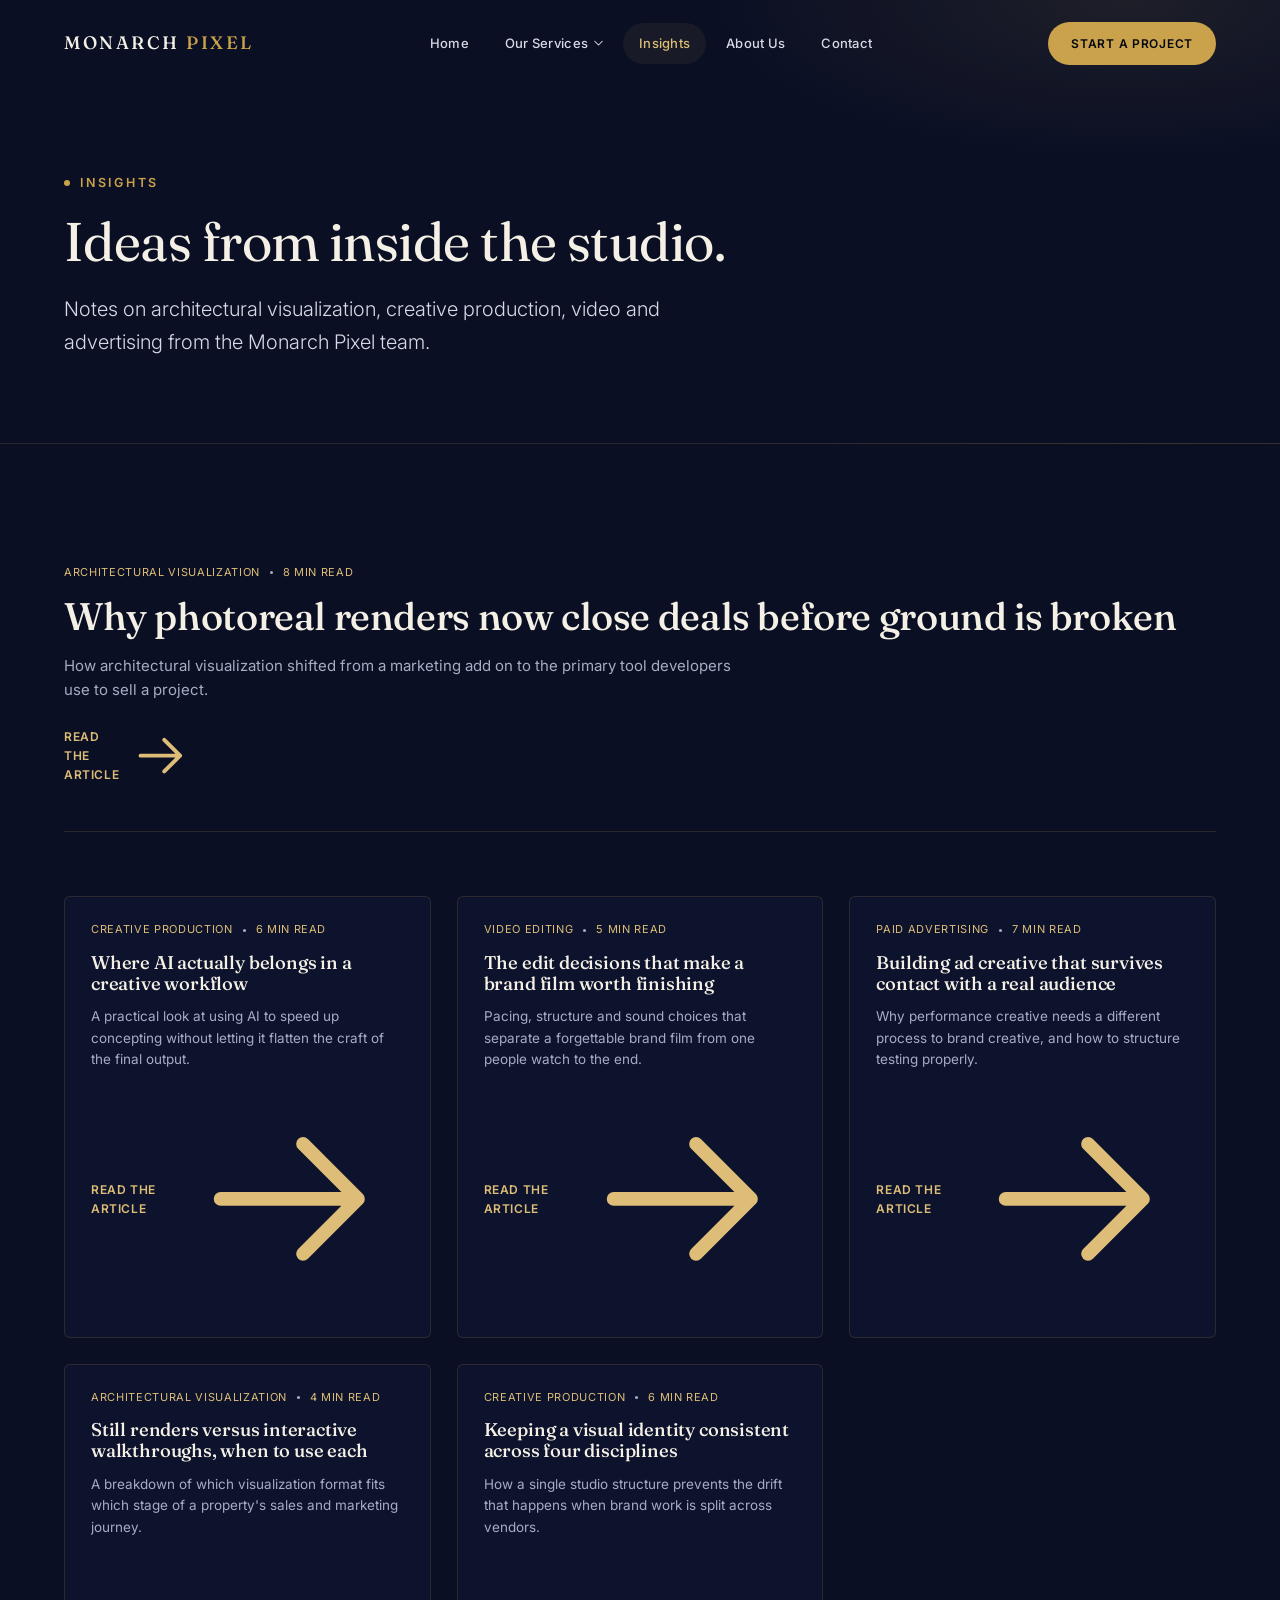
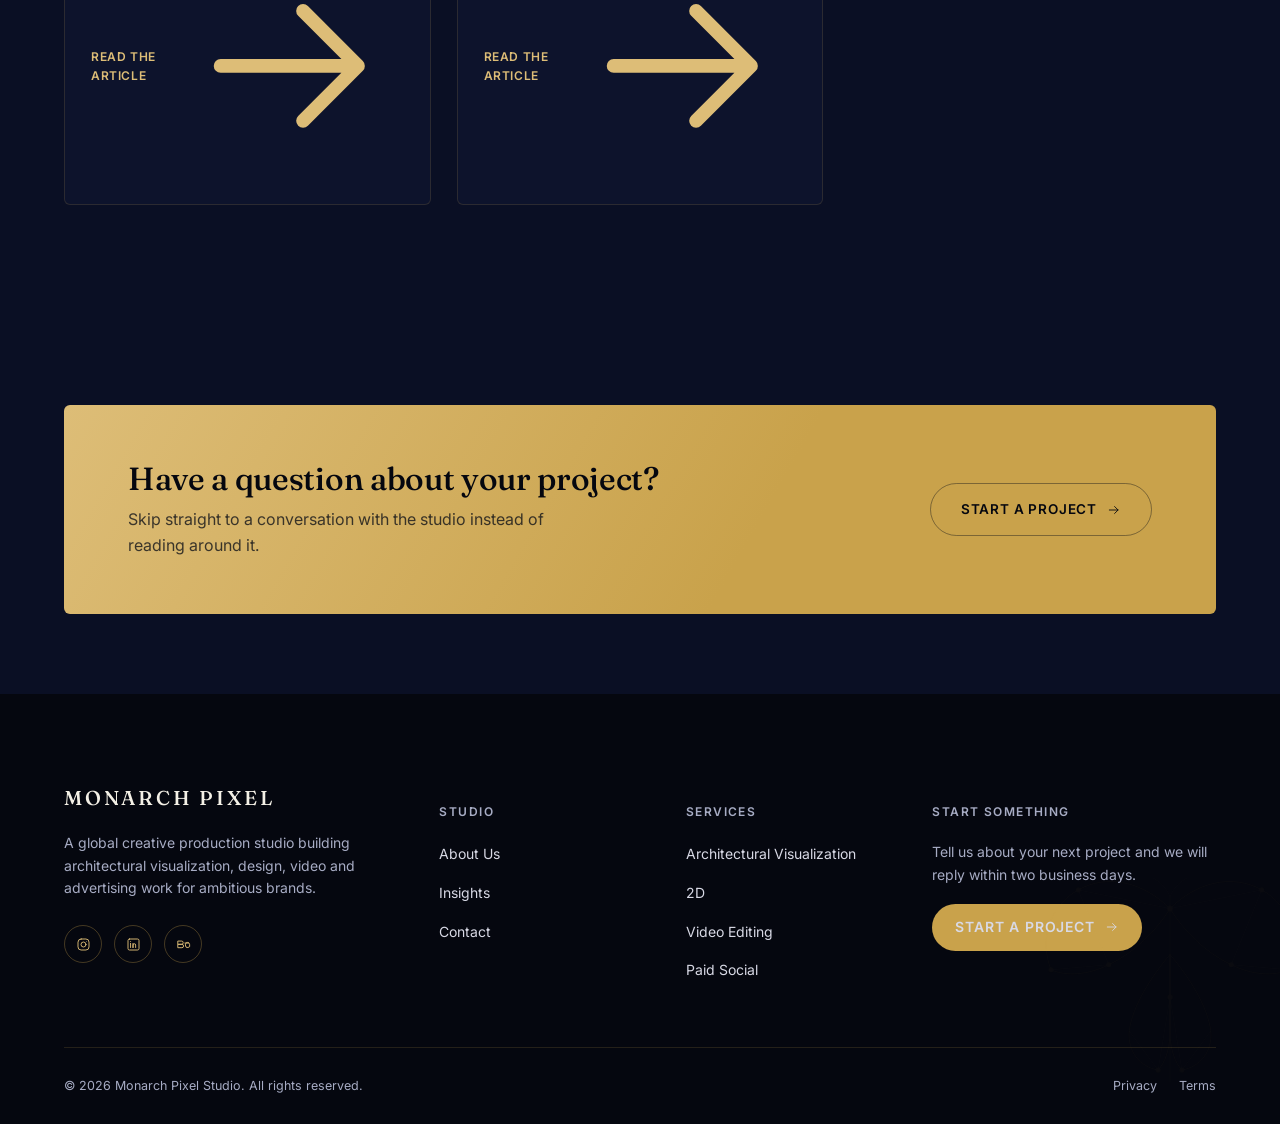
<file: monarch-pixel-website_2/insights.html>
<!DOCTYPE html>
<html lang="en">
<head>
<meta charset="UTF-8">
<meta name="viewport" content="width=device-width, initial-scale=1.0">
<title>Insights | Monarch Pixel</title>
<meta name="description" content="Ideas and perspective from the Monarch Pixel studio on architectural visualization, creative production, video editing and advertising.">
<link rel="icon" href="data:image/svg+xml,%3Csvg xmlns='http://www.w3.org/2000/svg' viewBox='0 0 64 64'%3E%3Crect width='64' height='64' rx='12' fill='%230a0f24'/%3E%3Ctext x='32' y='43' font-family='Georgia,serif' font-size='30' fill='%23c9a24b' text-anchor='middle'%3EM%3C/text%3E%3C/svg%3E">
<link rel="preconnect" href="https://fonts.googleapis.com">
<link rel="preconnect" href="https://fonts.gstatic.com" crossorigin>
<link href="https://fonts.googleapis.com/css2?family=Fraunces:ital,opsz,wght@0,9..144,300;0,9..144,400;0,9..144,500;0,9..144,600;1,9..144,400;1,9..144,500&family=Inter:wght@300;400;500;600;700&display=swap" rel="stylesheet">
<link rel="stylesheet" href="assets/css/style.css">
</head>
<body>
<a class="skip-link" href="#main">Skip to content</a>
<header class="site-header">
  <div class="wrap">
    <a href="index.html" class="wordmark">MONARCH<span> </span><span>PIXEL</span></a>
    <nav class="main-nav" aria-label="Primary">
      <ul><li><a href="index.html" class="nav-link">Home</a></li><li class="nav-item"><a href="services.html" class="nav-link">Our Services <svg class='chev' viewBox="0 0 12 8" fill="none" stroke="currentColor" stroke-width="1.4" stroke-linecap="round" stroke-linejoin="round" aria-hidden="true"><path d="M1 1l5 5 5-5"/></svg></a><div class="dropdown"><a href="service-archviz.html"><span class="d-title">Architectural Visualization</span><span class="d-sub">Photoreal renders, walkthroughs and flythroughs</span></a><a href="service-creative.html"><span class="d-title">2D, 3D and AI Creative Production</span><span class="d-sub">Design and motion built on hybrid AI workflows</span></a><a href="service-video.html"><span class="d-title">Video Editing and Post Production</span><span class="d-sub">Cinematic edits, colour and finishing</span></a><a href="service-ads.html"><span class="d-title">Paid Social and Digital Advertising</span><span class="d-sub">Performance creative and campaign management</span></a><div class="dropdown-divider"></div><a href="services.html"><span class="d-title">All Services</span><span class="d-sub">See the full overview</span></a></div></li><li><a href="insights.html" class="nav-link active">Insights</a></li><li><a href="about.html" class="nav-link">About Us</a></li><li><a href="contact.html" class="nav-link">Contact</a></li></ul>
    </nav>
    <div class="header-actions">
      <a href="contact.html" class="btn btn-gold btn-sm">Start a Project</a>
      <button class="burger" aria-label="Open menu" aria-expanded="false">
        <span></span><span></span><span></span>
      </button>
    </div>
  </div>
</header>
<div class="mobile-nav">
  <ul><li><a href="index.html">Home</a></li><li>
              <a href="services.html">Our Services</a>
              <button class="mobile-expand" aria-expanded="false">View all services +</button>
              <div class="m-sub"><a href="service-archviz.html">Architectural Visualization</a><a href="service-creative.html">2D, 3D and AI Creative Production</a><a href="service-video.html">Video Editing and Post Production</a><a href="service-ads.html">Paid Social and Digital Advertising</a></div>
            </li><li><a href="insights.html">Insights</a></li><li><a href="about.html">About Us</a></li><li><a href="contact.html">Contact</a></li></ul>
  <div class="mobile-nav-actions">
    <a href="contact.html" class="btn btn-gold btn-block">Start a Project</a>
  </div>
</div>
<main id="main">
<section class="page-header">
  <div class="wrap">
    <p class="eyebrow">Insights</p>
    <h1 class="h-1">Ideas from inside the studio.</h1>
    <p class="lede">Notes on architectural visualization, creative production, video and advertising from the Monarch Pixel team.</p>
  </div>
</section><section class="section">
  <div class="wrap">
    <div class="insight-featured-plain reveal">
      <div class="insight-meta"><span>Architectural Visualization</span><span class="dot"></span><span>8 min read</span></div>
      <h2 class="h-2" style="margin-top:14px;">Why photoreal renders now close deals before ground is broken</h2>
      <p class="body-m" style="margin-top:16px; font-size:15px; max-width:680px;">How architectural visualization shifted from a marketing add on to the primary tool developers use to sell a project.</p>
      <a href="insight-post.html" class="insight-read" style="margin-top:22px;">Read the article <svg viewBox="0 0 24 24" fill="none" stroke="currentColor" stroke-width="1.5" stroke-linecap="round" stroke-linejoin="round" aria-hidden="true"><path d="M4 12h15M13 6l6 6l-6 6"/></svg></a>
    </div>
    <div class="insight-grid"><a href="insight-post.html" class="insight-card reveal">
      <div class="insight-body">
        <div class="insight-meta"><span>Creative Production</span><span class="dot"></span><span>6 min read</span></div>
        <h3>Where AI actually belongs in a creative workflow</h3>
        <p>A practical look at using AI to speed up concepting without letting it flatten the craft of the final output.</p>
        <span class="insight-read">Read the article <svg viewBox="0 0 24 24" fill="none" stroke="currentColor" stroke-width="1.5" stroke-linecap="round" stroke-linejoin="round" aria-hidden="true"><path d="M4 12h15M13 6l6 6l-6 6"/></svg></span>
      </div>
    </a><a href="insight-post.html" class="insight-card reveal">
      <div class="insight-body">
        <div class="insight-meta"><span>Video Editing</span><span class="dot"></span><span>5 min read</span></div>
        <h3>The edit decisions that make a brand film worth finishing</h3>
        <p>Pacing, structure and sound choices that separate a forgettable brand film from one people watch to the end.</p>
        <span class="insight-read">Read the article <svg viewBox="0 0 24 24" fill="none" stroke="currentColor" stroke-width="1.5" stroke-linecap="round" stroke-linejoin="round" aria-hidden="true"><path d="M4 12h15M13 6l6 6l-6 6"/></svg></span>
      </div>
    </a><a href="insight-post.html" class="insight-card reveal">
      <div class="insight-body">
        <div class="insight-meta"><span>Paid Advertising</span><span class="dot"></span><span>7 min read</span></div>
        <h3>Building ad creative that survives contact with a real audience</h3>
        <p>Why performance creative needs a different process to brand creative, and how to structure testing properly.</p>
        <span class="insight-read">Read the article <svg viewBox="0 0 24 24" fill="none" stroke="currentColor" stroke-width="1.5" stroke-linecap="round" stroke-linejoin="round" aria-hidden="true"><path d="M4 12h15M13 6l6 6l-6 6"/></svg></span>
      </div>
    </a><a href="insight-post.html" class="insight-card reveal">
      <div class="insight-body">
        <div class="insight-meta"><span>Architectural Visualization</span><span class="dot"></span><span>4 min read</span></div>
        <h3>Still renders versus interactive walkthroughs, when to use each</h3>
        <p>A breakdown of which visualization format fits which stage of a property's sales and marketing journey.</p>
        <span class="insight-read">Read the article <svg viewBox="0 0 24 24" fill="none" stroke="currentColor" stroke-width="1.5" stroke-linecap="round" stroke-linejoin="round" aria-hidden="true"><path d="M4 12h15M13 6l6 6l-6 6"/></svg></span>
      </div>
    </a><a href="insight-post.html" class="insight-card reveal">
      <div class="insight-body">
        <div class="insight-meta"><span>Creative Production</span><span class="dot"></span><span>6 min read</span></div>
        <h3>Keeping a visual identity consistent across four disciplines</h3>
        <p>How a single studio structure prevents the drift that happens when brand work is split across vendors.</p>
        <span class="insight-read">Read the article <svg viewBox="0 0 24 24" fill="none" stroke="currentColor" stroke-width="1.5" stroke-linecap="round" stroke-linejoin="round" aria-hidden="true"><path d="M4 12h15M13 6l6 6l-6 6"/></svg></span>
      </div>
    </a></div>
  </div>
</section><section class="section-tight">
  <div class="wrap">
    <div class="cta-band reveal">
      <div>
        <h3>Have a question about your project?</h3>
        <p>Skip straight to a conversation with the studio instead of reading around it.</p>
      </div>
      <div class="cta-band-actions">
        <a href="contact.html" class="btn btn-ghost-dark" style="border:1px solid rgba(6,10,20,.4);">Start a Project <svg viewBox="0 0 24 24" fill="none" stroke="currentColor" stroke-width="1.5" stroke-linecap="round" stroke-linejoin="round" aria-hidden="true"><path d="M4 12h15M13 6l6 6l-6 6"/></svg></a>
      </div>
    </div>
  </div>
</section>
</main>
<footer class="site-footer">
  <div class="wrap">
    <div class="footer-top">
      <div class="footer-brand">
        <a href="index.html" class="wordmark">MONARCH PIXEL</a>
        <p>A global creative production studio building architectural visualization, design, video and advertising work for ambitious brands.</p>
        <div class="footer-social">
          <a href="#" aria-label="Instagram"><svg viewBox="0 0 24 24" fill="none" stroke="currentColor" stroke-width="1.5" stroke-linecap="round" stroke-linejoin="round" aria-hidden="true"><rect x="3.2" y="3.2" width="17.6" height="17.6" rx="5"/><circle cx="12" cy="12" r="4"/><circle cx="17" cy="7" r="0.6" fill="currentColor" stroke="none"/></svg></a>
          <a href="#" aria-label="LinkedIn"><svg viewBox="0 0 24 24" fill="none" stroke="currentColor" stroke-width="1.5" stroke-linecap="round" stroke-linejoin="round" aria-hidden="true"><rect x="3.2" y="3.2" width="17.6" height="17.6" rx="2.4"/><path d="M7.3 10.2v6.6M7.3 7.4v.02M11.2 16.8v-3.9a2.1 2.1 0 0 1 4.2 0v3.9M11.2 10.2v6.6"/></svg></a>
          <a href="#" aria-label="Behance"><svg viewBox="0 0 24 24" fill="none" stroke="currentColor" stroke-width="1.5" stroke-linecap="round" stroke-linejoin="round" aria-hidden="true"><path d="M3.5 6.5h5.4a2.6 2.6 0 0 1 0 5.2H3.5zM3.5 11.7h5.9a2.7 2.7 0 0 1 0 5.4H3.5z"/><path d="M14.2 9.6h6M15 13.4a3.5 3.5 0 1 0 6.8 -1.1c0 -2.1 -1.5 -3.6 -3.4 -3.6c-1.9 0 -3.3 1.4 -3.4 3.3"/></svg></a>
        </div>
      </div>
      <div class="footer-col">
        <h5>Studio</h5>
        <ul>
          <li><a href="about.html">About Us</a></li>
          <li><a href="insights.html">Insights</a></li>
          <li><a href="contact.html">Contact</a></li>
        </ul>
      </div>
      <div class="footer-col">
        <h5>Services</h5>
        <ul>
          <li><a href="service-archviz.html">Architectural Visualization</a></li><li><a href="service-creative.html">2D</a></li><li><a href="service-video.html">Video Editing</a></li><li><a href="service-ads.html">Paid Social</a></li>
        </ul>
      </div>
      <div class="footer-col footer-cta">
        <h5>Start Something</h5>
        <p>Tell us about your next project and we will reply within two business days.</p>
        <a href="contact.html" class="btn btn-gold btn-sm">Start a Project <svg viewBox="0 0 24 24" fill="none" stroke="currentColor" stroke-width="1.5" stroke-linecap="round" stroke-linejoin="round" aria-hidden="true"><path d="M4 12h15M13 6l6 6l-6 6"/></svg></a>
      </div>
    </div>
    <div class="footer-bottom">
      <p>&copy; 2026 Monarch Pixel Studio. All rights reserved.</p>
      <div class="footer-bottom-links">
        <a href="contact.html">Privacy</a>
        <a href="contact.html">Terms</a>
      </div>
    </div>
  </div>
  <svg class="monarch-mark footer-watermark" viewBox="0 0 400 420" xmlns="http://www.w3.org/2000/svg">
  <path class="mk-line" d="M200 96 C170 66 128 54 92 74 C58 93 46 132 60 168 C78 176 104 174 128 162 C158 148 184 122 200 96 Z"/>
  <path class="mk-line" d="M200 96 C230 66 272 54 308 74 C342 93 354 132 340 168 C322 176 296 174 272 162 C242 148 216 122 200 96 Z"/>
  <path class="mk-line" d="M200 150 C178 176 156 210 152 240 C150 264 164 282 186 286 C204 266 200 232 200 200 Z"/>
  <path class="mk-line" d="M200 150 C222 176 244 210 248 240 C250 264 236 282 214 286 C196 266 200 232 200 200 Z"/>
  <path class="mk-line alt" d="M92 74 L128 162 M60 168 L128 162 M92 74 L200 96 M308 74 L272 162 M340 168 L272 162 M308 74 L200 96"/>
  <path class="mk-line alt" d="M152 240 L186 286 M200 200 L186 286 M248 240 L214 286 M200 200 L214 286"/>
  <path class="mk-line" d="M200 82 L200 300"/>
  <path class="mk-line alt" d="M200 82 C196 72 188 64 180 60 M200 82 C204 72 212 64 220 60"/>
  <circle class="mk-dot" cx="200" cy="96" r="3.4"/>
  <circle class="mk-dot" cx="92" cy="74" r="3"/>
  <circle class="mk-dot" cx="308" cy="74" r="3"/>
  <circle class="mk-dot" cx="60" cy="168" r="3"/>
  <circle class="mk-dot" cx="340" cy="168" r="3"/>
  <circle class="mk-dot" cx="128" cy="162" r="3"/>
  <circle class="mk-dot" cx="272" cy="162" r="3"/>
  <circle class="mk-dot" cx="186" cy="286" r="3"/>
  <circle class="mk-dot" cx="214" cy="286" r="3"/>
  <circle class="mk-dot" cx="200" cy="200" r="3.2"/>
</svg>
</footer>
<div class="toast"><span>Message</span></div>
<script src="assets/js/main.js"></script>
</body>
</html>
</file>
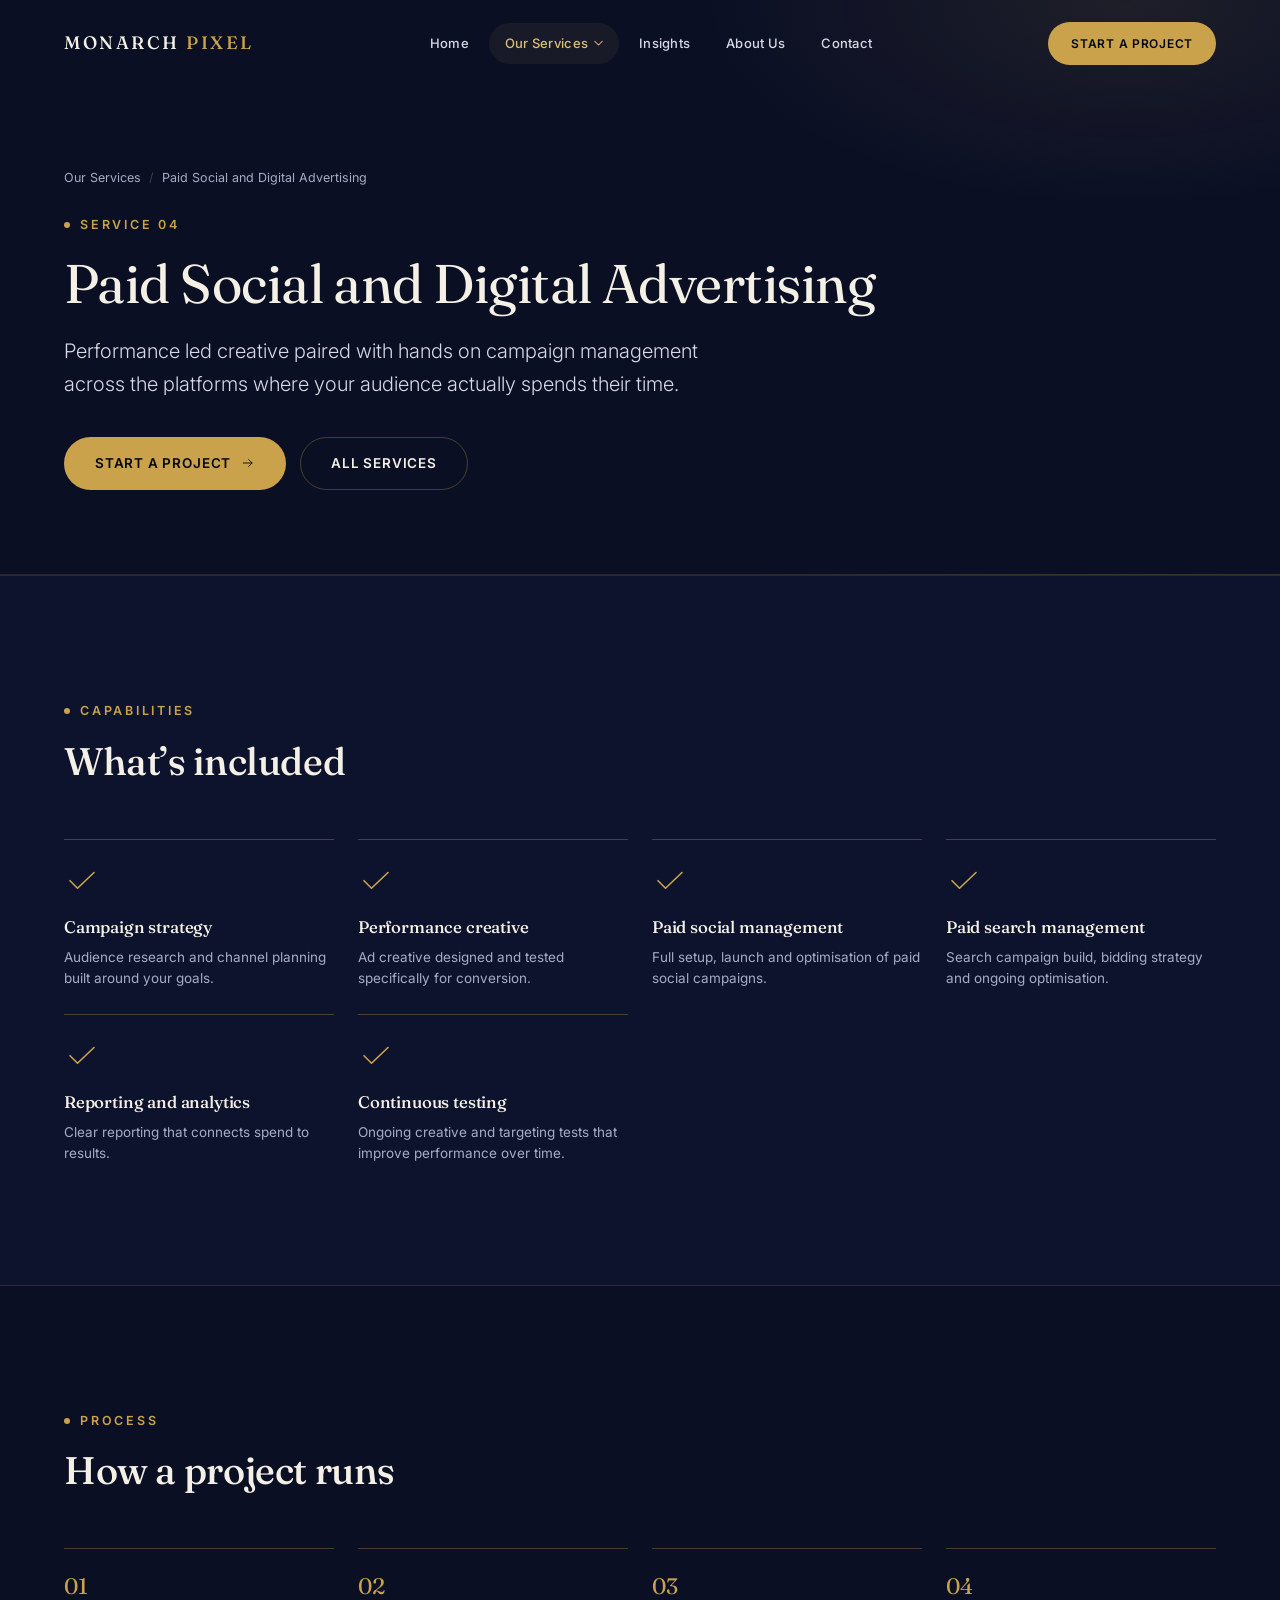
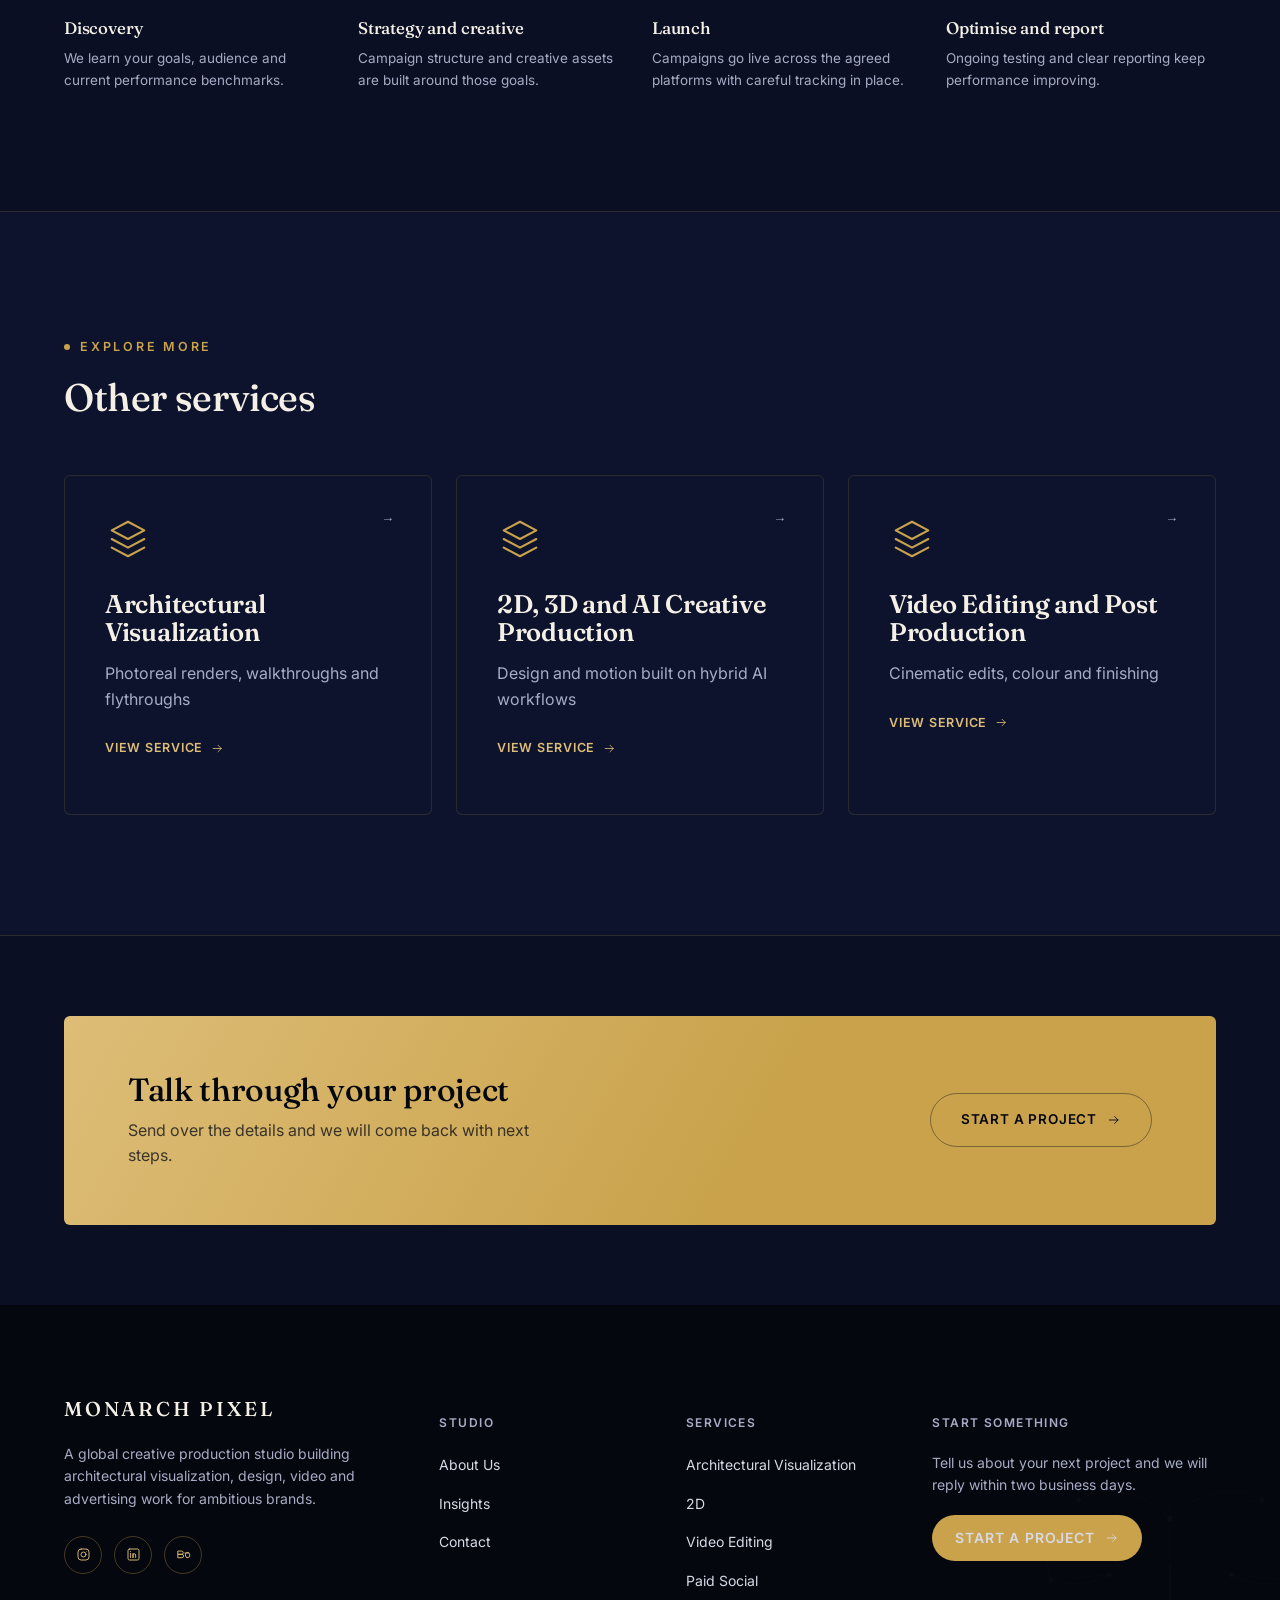
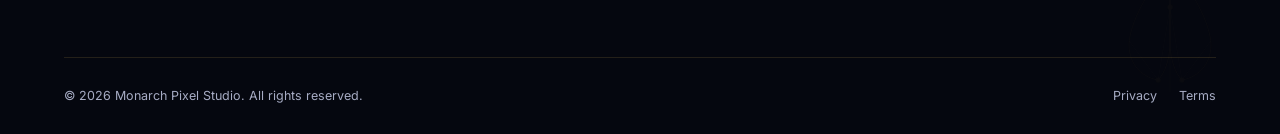
<file: monarch-pixel-website_2/service-ads.html>
<!DOCTYPE html>
<html lang="en">
<head>
<meta charset="UTF-8">
<meta name="viewport" content="width=device-width, initial-scale=1.0">
<title>Paid Social and Digital Advertising | Monarch Pixel</title>
<meta name="description" content="Paid social and digital advertising, performance creative and campaign management from Monarch Pixel.">
<link rel="icon" href="data:image/svg+xml,%3Csvg xmlns='http://www.w3.org/2000/svg' viewBox='0 0 64 64'%3E%3Crect width='64' height='64' rx='12' fill='%230a0f24'/%3E%3Ctext x='32' y='43' font-family='Georgia,serif' font-size='30' fill='%23c9a24b' text-anchor='middle'%3EM%3C/text%3E%3C/svg%3E">
<link rel="preconnect" href="https://fonts.googleapis.com">
<link rel="preconnect" href="https://fonts.gstatic.com" crossorigin>
<link href="https://fonts.googleapis.com/css2?family=Fraunces:ital,opsz,wght@0,9..144,300;0,9..144,400;0,9..144,500;0,9..144,600;1,9..144,400;1,9..144,500&family=Inter:wght@300;400;500;600;700&display=swap" rel="stylesheet">
<link rel="stylesheet" href="assets/css/style.css">
</head>
<body>
<a class="skip-link" href="#main">Skip to content</a>
<header class="site-header">
  <div class="wrap">
    <a href="index.html" class="wordmark">MONARCH<span> </span><span>PIXEL</span></a>
    <nav class="main-nav" aria-label="Primary">
      <ul><li><a href="index.html" class="nav-link">Home</a></li><li class="nav-item"><a href="services.html" class="nav-link active">Our Services <svg class='chev' viewBox="0 0 12 8" fill="none" stroke="currentColor" stroke-width="1.4" stroke-linecap="round" stroke-linejoin="round" aria-hidden="true"><path d="M1 1l5 5 5-5"/></svg></a><div class="dropdown"><a href="service-archviz.html"><span class="d-title">Architectural Visualization</span><span class="d-sub">Photoreal renders, walkthroughs and flythroughs</span></a><a href="service-creative.html"><span class="d-title">2D, 3D and AI Creative Production</span><span class="d-sub">Design and motion built on hybrid AI workflows</span></a><a href="service-video.html"><span class="d-title">Video Editing and Post Production</span><span class="d-sub">Cinematic edits, colour and finishing</span></a><a href="service-ads.html"><span class="d-title">Paid Social and Digital Advertising</span><span class="d-sub">Performance creative and campaign management</span></a><div class="dropdown-divider"></div><a href="services.html"><span class="d-title">All Services</span><span class="d-sub">See the full overview</span></a></div></li><li><a href="insights.html" class="nav-link">Insights</a></li><li><a href="about.html" class="nav-link">About Us</a></li><li><a href="contact.html" class="nav-link">Contact</a></li></ul>
    </nav>
    <div class="header-actions">
      <a href="contact.html" class="btn btn-gold btn-sm">Start a Project</a>
      <button class="burger" aria-label="Open menu" aria-expanded="false">
        <span></span><span></span><span></span>
      </button>
    </div>
  </div>
</header>
<div class="mobile-nav">
  <ul><li><a href="index.html">Home</a></li><li>
              <a href="services.html">Our Services</a>
              <button class="mobile-expand" aria-expanded="false">View all services +</button>
              <div class="m-sub"><a href="service-archviz.html">Architectural Visualization</a><a href="service-creative.html">2D, 3D and AI Creative Production</a><a href="service-video.html">Video Editing and Post Production</a><a href="service-ads.html">Paid Social and Digital Advertising</a></div>
            </li><li><a href="insights.html">Insights</a></li><li><a href="about.html">About Us</a></li><li><a href="contact.html">Contact</a></li></ul>
  <div class="mobile-nav-actions">
    <a href="contact.html" class="btn btn-gold btn-block">Start a Project</a>
  </div>
</div>
<main id="main">
<section class="page-header">
  <div class="wrap">
    <div class="crumb"><a href="services.html">Our Services</a><span class="sep">/</span><span>Paid Social and Digital Advertising</span></div>
    <p class="eyebrow">Service 04</p>
    <h1 class="h-1">Paid Social and Digital Advertising</h1>
    <p class="lede">Performance led creative paired with hands on campaign management across the platforms where your audience actually spends their time.</p>
    <div class="hero-ctas" style="margin-top:36px;">
      <a href="contact.html" class="btn btn-gold">Start a Project <svg viewBox="0 0 24 24" fill="none" stroke="currentColor" stroke-width="1.5" stroke-linecap="round" stroke-linejoin="round" aria-hidden="true"><path d="M4 12h15M13 6l6 6l-6 6"/></svg></a>
      <a href="services.html" class="btn btn-line">All Services</a>
    </div>
  </div>
</section><section class="section panel hairline-top hairline-bottom">
  <div class="wrap">
    <div class="section-head reveal">
      <p class="eyebrow">Capabilities</p>
      <h2 class="h-2">What&rsquo;s included</h2>
    </div>
    <div class="pillar-grid"><div class="pillar reveal"><div class="svc-icon"><svg viewBox="0 0 24 24" fill="none" stroke="currentColor" stroke-width="1.5" stroke-linecap="round" stroke-linejoin="round" aria-hidden="true"><path d="M4 12.5l5 5L20 7"/></svg></div><h4>Campaign strategy</h4><p>Audience research and channel planning built around your goals.</p></div><div class="pillar reveal"><div class="svc-icon"><svg viewBox="0 0 24 24" fill="none" stroke="currentColor" stroke-width="1.5" stroke-linecap="round" stroke-linejoin="round" aria-hidden="true"><path d="M4 12.5l5 5L20 7"/></svg></div><h4>Performance creative</h4><p>Ad creative designed and tested specifically for conversion.</p></div><div class="pillar reveal"><div class="svc-icon"><svg viewBox="0 0 24 24" fill="none" stroke="currentColor" stroke-width="1.5" stroke-linecap="round" stroke-linejoin="round" aria-hidden="true"><path d="M4 12.5l5 5L20 7"/></svg></div><h4>Paid social management</h4><p>Full setup, launch and optimisation of paid social campaigns.</p></div><div class="pillar reveal"><div class="svc-icon"><svg viewBox="0 0 24 24" fill="none" stroke="currentColor" stroke-width="1.5" stroke-linecap="round" stroke-linejoin="round" aria-hidden="true"><path d="M4 12.5l5 5L20 7"/></svg></div><h4>Paid search management</h4><p>Search campaign build, bidding strategy and ongoing optimisation.</p></div><div class="pillar reveal"><div class="svc-icon"><svg viewBox="0 0 24 24" fill="none" stroke="currentColor" stroke-width="1.5" stroke-linecap="round" stroke-linejoin="round" aria-hidden="true"><path d="M4 12.5l5 5L20 7"/></svg></div><h4>Reporting and analytics</h4><p>Clear reporting that connects spend to results.</p></div><div class="pillar reveal"><div class="svc-icon"><svg viewBox="0 0 24 24" fill="none" stroke="currentColor" stroke-width="1.5" stroke-linecap="round" stroke-linejoin="round" aria-hidden="true"><path d="M4 12.5l5 5L20 7"/></svg></div><h4>Continuous testing</h4><p>Ongoing creative and targeting tests that improve performance over time.</p></div></div>
  </div>
</section><section class="section">
  <div class="wrap">
    <div class="section-head reveal">
      <p class="eyebrow">Process</p>
      <h2 class="h-2">How a project runs</h2>
    </div>
    <div class="process"><div class="process-step reveal"><div class="step-num">01</div><h4>Discovery</h4><p>We learn your goals, audience and current performance benchmarks.</p></div><div class="process-step reveal"><div class="step-num">02</div><h4>Strategy and creative</h4><p>Campaign structure and creative assets are built around those goals.</p></div><div class="process-step reveal"><div class="step-num">03</div><h4>Launch</h4><p>Campaigns go live across the agreed platforms with careful tracking in place.</p></div><div class="process-step reveal"><div class="step-num">04</div><h4>Optimise and report</h4><p>Ongoing testing and clear reporting keep performance improving.</p></div></div>
  </div>
</section><section class="section panel hairline-top hairline-bottom">
  <div class="wrap">
    <div class="section-head reveal"><p class="eyebrow">Explore More</p><h2 class="h-2">Other services</h2></div>
    <div class="svc-grid" style="grid-template-columns:repeat(3,1fr);"><a href="service-archviz.html" class="svc-card reveal"><span class="svc-num">&rarr;</span><div class="svc-icon"><svg viewBox="0 0 24 24" fill="none" stroke="currentColor" stroke-width="1.5" stroke-linecap="round" stroke-linejoin="round" aria-hidden="true"><path d="M12 3l8.5 4.5L12 12L3.5 7.5z"/><path d="M3.5 12L12 16.5L20.5 12M3.5 16.5L12 21l8.5-4.5"/></svg></div><h3 class="h-3">Architectural Visualization</h3><p class="body-m">Photoreal renders, walkthroughs and flythroughs</p><span class="svc-link">View service <svg viewBox="0 0 24 24" fill="none" stroke="currentColor" stroke-width="1.5" stroke-linecap="round" stroke-linejoin="round" aria-hidden="true"><path d="M4 12h15M13 6l6 6l-6 6"/></svg></span></a><a href="service-creative.html" class="svc-card reveal"><span class="svc-num">&rarr;</span><div class="svc-icon"><svg viewBox="0 0 24 24" fill="none" stroke="currentColor" stroke-width="1.5" stroke-linecap="round" stroke-linejoin="round" aria-hidden="true"><path d="M12 3l8.5 4.5L12 12L3.5 7.5z"/><path d="M3.5 12L12 16.5L20.5 12M3.5 16.5L12 21l8.5-4.5"/></svg></div><h3 class="h-3">2D, 3D and AI Creative Production</h3><p class="body-m">Design and motion built on hybrid AI workflows</p><span class="svc-link">View service <svg viewBox="0 0 24 24" fill="none" stroke="currentColor" stroke-width="1.5" stroke-linecap="round" stroke-linejoin="round" aria-hidden="true"><path d="M4 12h15M13 6l6 6l-6 6"/></svg></span></a><a href="service-video.html" class="svc-card reveal"><span class="svc-num">&rarr;</span><div class="svc-icon"><svg viewBox="0 0 24 24" fill="none" stroke="currentColor" stroke-width="1.5" stroke-linecap="round" stroke-linejoin="round" aria-hidden="true"><path d="M12 3l8.5 4.5L12 12L3.5 7.5z"/><path d="M3.5 12L12 16.5L20.5 12M3.5 16.5L12 21l8.5-4.5"/></svg></div><h3 class="h-3">Video Editing and Post Production</h3><p class="body-m">Cinematic edits, colour and finishing</p><span class="svc-link">View service <svg viewBox="0 0 24 24" fill="none" stroke="currentColor" stroke-width="1.5" stroke-linecap="round" stroke-linejoin="round" aria-hidden="true"><path d="M4 12h15M13 6l6 6l-6 6"/></svg></span></a></div>
  </div>
</section><section class="section-tight">
  <div class="wrap">
    <div class="cta-band reveal">
      <div>
        <h3>Talk through your project</h3>
        <p>Send over the details and we will come back with next steps.</p>
      </div>
      <div class="cta-band-actions">
        <a href="contact.html" class="btn btn-ghost-dark" style="border:1px solid rgba(6,10,20,.4);">Start a Project <svg viewBox="0 0 24 24" fill="none" stroke="currentColor" stroke-width="1.5" stroke-linecap="round" stroke-linejoin="round" aria-hidden="true"><path d="M4 12h15M13 6l6 6l-6 6"/></svg></a>
      </div>
    </div>
  </div>
</section>
</main>
<footer class="site-footer">
  <div class="wrap">
    <div class="footer-top">
      <div class="footer-brand">
        <a href="index.html" class="wordmark">MONARCH PIXEL</a>
        <p>A global creative production studio building architectural visualization, design, video and advertising work for ambitious brands.</p>
        <div class="footer-social">
          <a href="#" aria-label="Instagram"><svg viewBox="0 0 24 24" fill="none" stroke="currentColor" stroke-width="1.5" stroke-linecap="round" stroke-linejoin="round" aria-hidden="true"><rect x="3.2" y="3.2" width="17.6" height="17.6" rx="5"/><circle cx="12" cy="12" r="4"/><circle cx="17" cy="7" r="0.6" fill="currentColor" stroke="none"/></svg></a>
          <a href="#" aria-label="LinkedIn"><svg viewBox="0 0 24 24" fill="none" stroke="currentColor" stroke-width="1.5" stroke-linecap="round" stroke-linejoin="round" aria-hidden="true"><rect x="3.2" y="3.2" width="17.6" height="17.6" rx="2.4"/><path d="M7.3 10.2v6.6M7.3 7.4v.02M11.2 16.8v-3.9a2.1 2.1 0 0 1 4.2 0v3.9M11.2 10.2v6.6"/></svg></a>
          <a href="#" aria-label="Behance"><svg viewBox="0 0 24 24" fill="none" stroke="currentColor" stroke-width="1.5" stroke-linecap="round" stroke-linejoin="round" aria-hidden="true"><path d="M3.5 6.5h5.4a2.6 2.6 0 0 1 0 5.2H3.5zM3.5 11.7h5.9a2.7 2.7 0 0 1 0 5.4H3.5z"/><path d="M14.2 9.6h6M15 13.4a3.5 3.5 0 1 0 6.8 -1.1c0 -2.1 -1.5 -3.6 -3.4 -3.6c-1.9 0 -3.3 1.4 -3.4 3.3"/></svg></a>
        </div>
      </div>
      <div class="footer-col">
        <h5>Studio</h5>
        <ul>
          <li><a href="about.html">About Us</a></li>
          <li><a href="insights.html">Insights</a></li>
          <li><a href="contact.html">Contact</a></li>
        </ul>
      </div>
      <div class="footer-col">
        <h5>Services</h5>
        <ul>
          <li><a href="service-archviz.html">Architectural Visualization</a></li><li><a href="service-creative.html">2D</a></li><li><a href="service-video.html">Video Editing</a></li><li><a href="service-ads.html">Paid Social</a></li>
        </ul>
      </div>
      <div class="footer-col footer-cta">
        <h5>Start Something</h5>
        <p>Tell us about your next project and we will reply within two business days.</p>
        <a href="contact.html" class="btn btn-gold btn-sm">Start a Project <svg viewBox="0 0 24 24" fill="none" stroke="currentColor" stroke-width="1.5" stroke-linecap="round" stroke-linejoin="round" aria-hidden="true"><path d="M4 12h15M13 6l6 6l-6 6"/></svg></a>
      </div>
    </div>
    <div class="footer-bottom">
      <p>&copy; 2026 Monarch Pixel Studio. All rights reserved.</p>
      <div class="footer-bottom-links">
        <a href="contact.html">Privacy</a>
        <a href="contact.html">Terms</a>
      </div>
    </div>
  </div>
  <svg class="monarch-mark footer-watermark" viewBox="0 0 400 420" xmlns="http://www.w3.org/2000/svg">
  <path class="mk-line" d="M200 96 C170 66 128 54 92 74 C58 93 46 132 60 168 C78 176 104 174 128 162 C158 148 184 122 200 96 Z"/>
  <path class="mk-line" d="M200 96 C230 66 272 54 308 74 C342 93 354 132 340 168 C322 176 296 174 272 162 C242 148 216 122 200 96 Z"/>
  <path class="mk-line" d="M200 150 C178 176 156 210 152 240 C150 264 164 282 186 286 C204 266 200 232 200 200 Z"/>
  <path class="mk-line" d="M200 150 C222 176 244 210 248 240 C250 264 236 282 214 286 C196 266 200 232 200 200 Z"/>
  <path class="mk-line alt" d="M92 74 L128 162 M60 168 L128 162 M92 74 L200 96 M308 74 L272 162 M340 168 L272 162 M308 74 L200 96"/>
  <path class="mk-line alt" d="M152 240 L186 286 M200 200 L186 286 M248 240 L214 286 M200 200 L214 286"/>
  <path class="mk-line" d="M200 82 L200 300"/>
  <path class="mk-line alt" d="M200 82 C196 72 188 64 180 60 M200 82 C204 72 212 64 220 60"/>
  <circle class="mk-dot" cx="200" cy="96" r="3.4"/>
  <circle class="mk-dot" cx="92" cy="74" r="3"/>
  <circle class="mk-dot" cx="308" cy="74" r="3"/>
  <circle class="mk-dot" cx="60" cy="168" r="3"/>
  <circle class="mk-dot" cx="340" cy="168" r="3"/>
  <circle class="mk-dot" cx="128" cy="162" r="3"/>
  <circle class="mk-dot" cx="272" cy="162" r="3"/>
  <circle class="mk-dot" cx="186" cy="286" r="3"/>
  <circle class="mk-dot" cx="214" cy="286" r="3"/>
  <circle class="mk-dot" cx="200" cy="200" r="3.2"/>
</svg>
</footer>
<div class="toast"><span>Message</span></div>
<script src="assets/js/main.js"></script>
</body>
</html>
</file>
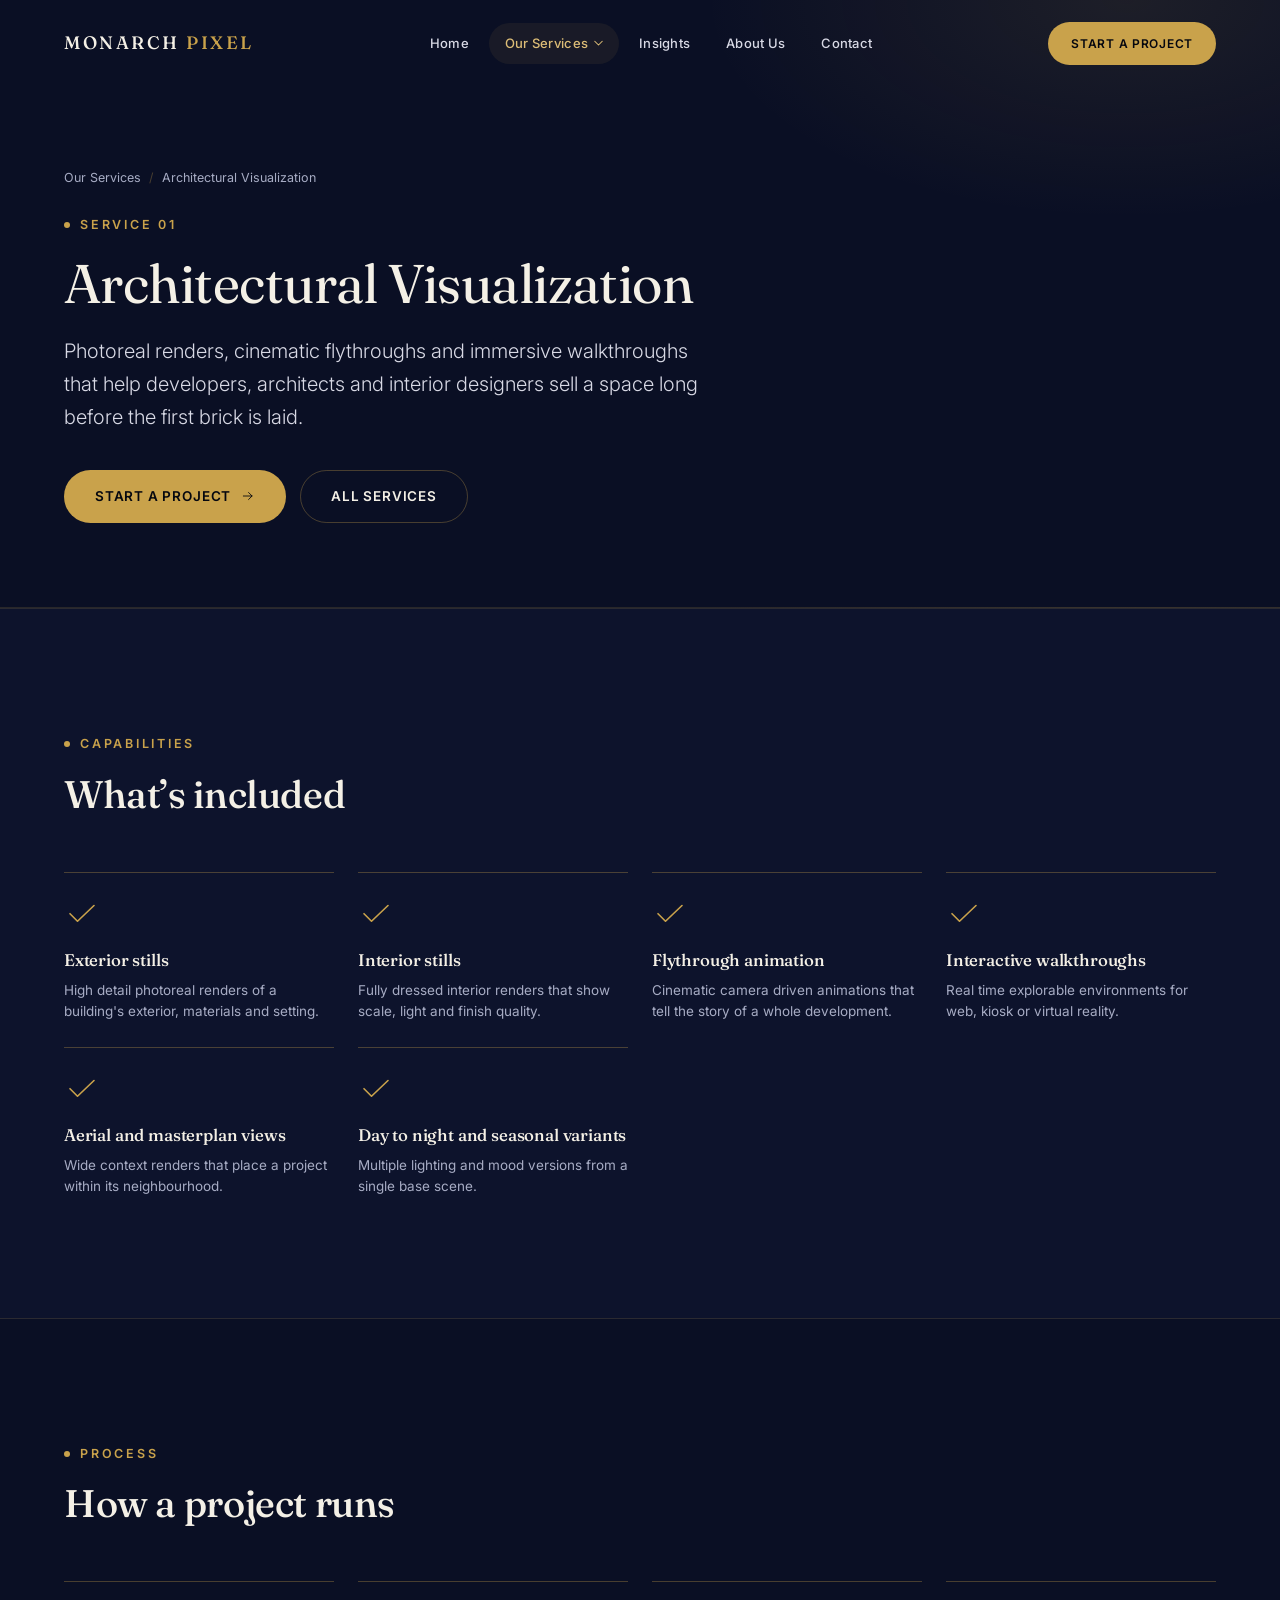
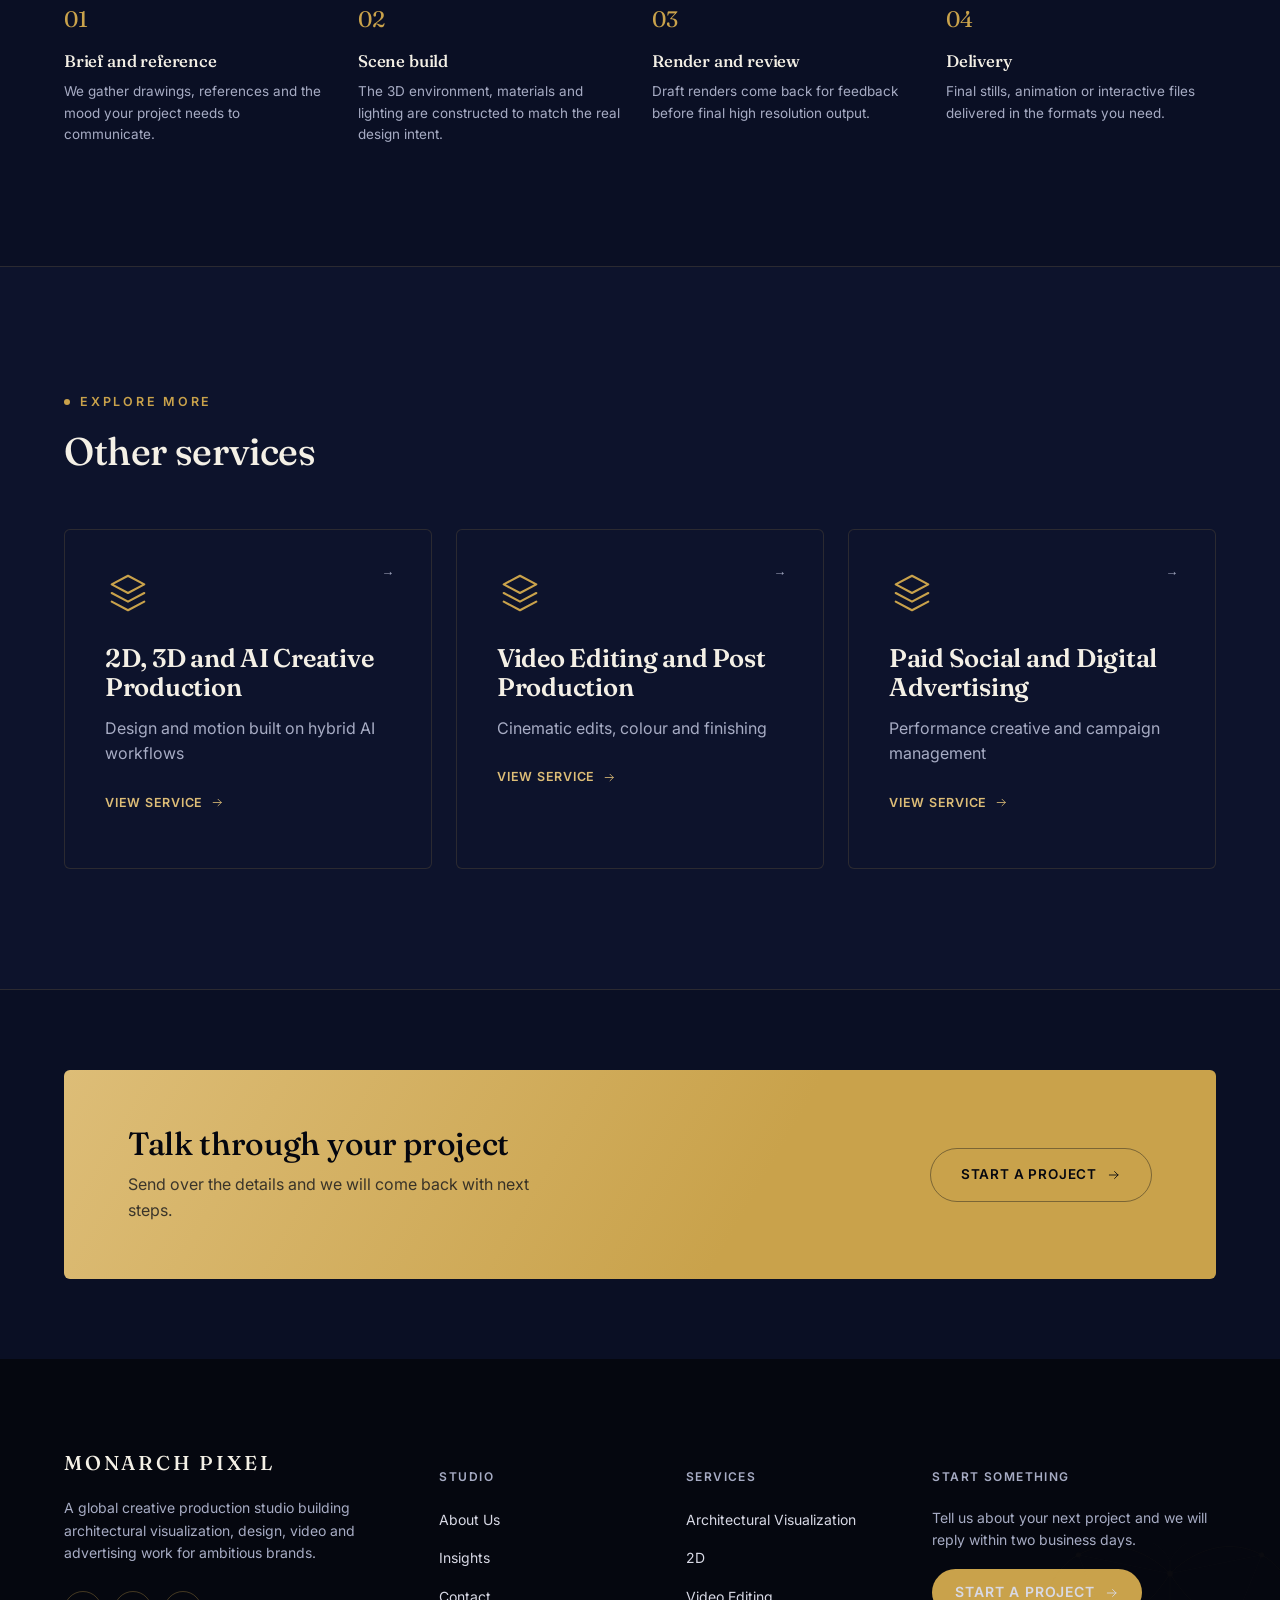
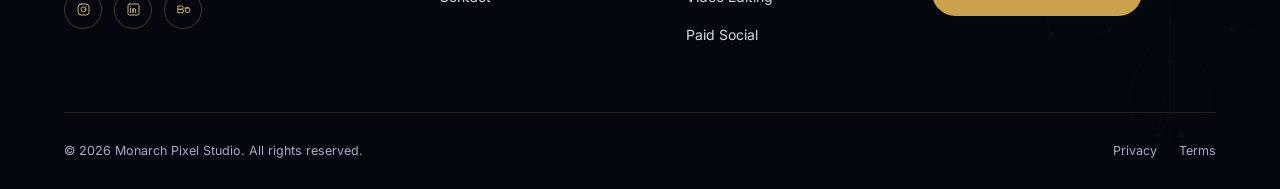
<file: monarch-pixel-website_2/service-archviz.html>
<!DOCTYPE html>
<html lang="en">
<head>
<meta charset="UTF-8">
<meta name="viewport" content="width=device-width, initial-scale=1.0">
<title>Architectural Visualization | Monarch Pixel</title>
<meta name="description" content="Photoreal architectural visualization, flythroughs and interactive walkthroughs from Monarch Pixel, a global creative production studio.">
<link rel="icon" href="data:image/svg+xml,%3Csvg xmlns='http://www.w3.org/2000/svg' viewBox='0 0 64 64'%3E%3Crect width='64' height='64' rx='12' fill='%230a0f24'/%3E%3Ctext x='32' y='43' font-family='Georgia,serif' font-size='30' fill='%23c9a24b' text-anchor='middle'%3EM%3C/text%3E%3C/svg%3E">
<link rel="preconnect" href="https://fonts.googleapis.com">
<link rel="preconnect" href="https://fonts.gstatic.com" crossorigin>
<link href="https://fonts.googleapis.com/css2?family=Fraunces:ital,opsz,wght@0,9..144,300;0,9..144,400;0,9..144,500;0,9..144,600;1,9..144,400;1,9..144,500&family=Inter:wght@300;400;500;600;700&display=swap" rel="stylesheet">
<link rel="stylesheet" href="assets/css/style.css">
</head>
<body>
<a class="skip-link" href="#main">Skip to content</a>
<header class="site-header">
  <div class="wrap">
    <a href="index.html" class="wordmark">MONARCH<span> </span><span>PIXEL</span></a>
    <nav class="main-nav" aria-label="Primary">
      <ul><li><a href="index.html" class="nav-link">Home</a></li><li class="nav-item"><a href="services.html" class="nav-link active">Our Services <svg class='chev' viewBox="0 0 12 8" fill="none" stroke="currentColor" stroke-width="1.4" stroke-linecap="round" stroke-linejoin="round" aria-hidden="true"><path d="M1 1l5 5 5-5"/></svg></a><div class="dropdown"><a href="service-archviz.html"><span class="d-title">Architectural Visualization</span><span class="d-sub">Photoreal renders, walkthroughs and flythroughs</span></a><a href="service-creative.html"><span class="d-title">2D, 3D and AI Creative Production</span><span class="d-sub">Design and motion built on hybrid AI workflows</span></a><a href="service-video.html"><span class="d-title">Video Editing and Post Production</span><span class="d-sub">Cinematic edits, colour and finishing</span></a><a href="service-ads.html"><span class="d-title">Paid Social and Digital Advertising</span><span class="d-sub">Performance creative and campaign management</span></a><div class="dropdown-divider"></div><a href="services.html"><span class="d-title">All Services</span><span class="d-sub">See the full overview</span></a></div></li><li><a href="insights.html" class="nav-link">Insights</a></li><li><a href="about.html" class="nav-link">About Us</a></li><li><a href="contact.html" class="nav-link">Contact</a></li></ul>
    </nav>
    <div class="header-actions">
      <a href="contact.html" class="btn btn-gold btn-sm">Start a Project</a>
      <button class="burger" aria-label="Open menu" aria-expanded="false">
        <span></span><span></span><span></span>
      </button>
    </div>
  </div>
</header>
<div class="mobile-nav">
  <ul><li><a href="index.html">Home</a></li><li>
              <a href="services.html">Our Services</a>
              <button class="mobile-expand" aria-expanded="false">View all services +</button>
              <div class="m-sub"><a href="service-archviz.html">Architectural Visualization</a><a href="service-creative.html">2D, 3D and AI Creative Production</a><a href="service-video.html">Video Editing and Post Production</a><a href="service-ads.html">Paid Social and Digital Advertising</a></div>
            </li><li><a href="insights.html">Insights</a></li><li><a href="about.html">About Us</a></li><li><a href="contact.html">Contact</a></li></ul>
  <div class="mobile-nav-actions">
    <a href="contact.html" class="btn btn-gold btn-block">Start a Project</a>
  </div>
</div>
<main id="main">
<section class="page-header">
  <div class="wrap">
    <div class="crumb"><a href="services.html">Our Services</a><span class="sep">/</span><span>Architectural Visualization</span></div>
    <p class="eyebrow">Service 01</p>
    <h1 class="h-1">Architectural Visualization</h1>
    <p class="lede">Photoreal renders, cinematic flythroughs and immersive walkthroughs that help developers, architects and interior designers sell a space long before the first brick is laid.</p>
    <div class="hero-ctas" style="margin-top:36px;">
      <a href="contact.html" class="btn btn-gold">Start a Project <svg viewBox="0 0 24 24" fill="none" stroke="currentColor" stroke-width="1.5" stroke-linecap="round" stroke-linejoin="round" aria-hidden="true"><path d="M4 12h15M13 6l6 6l-6 6"/></svg></a>
      <a href="services.html" class="btn btn-line">All Services</a>
    </div>
  </div>
</section><section class="section panel hairline-top hairline-bottom">
  <div class="wrap">
    <div class="section-head reveal">
      <p class="eyebrow">Capabilities</p>
      <h2 class="h-2">What&rsquo;s included</h2>
    </div>
    <div class="pillar-grid"><div class="pillar reveal"><div class="svc-icon"><svg viewBox="0 0 24 24" fill="none" stroke="currentColor" stroke-width="1.5" stroke-linecap="round" stroke-linejoin="round" aria-hidden="true"><path d="M4 12.5l5 5L20 7"/></svg></div><h4>Exterior stills</h4><p>High detail photoreal renders of a building's exterior, materials and setting.</p></div><div class="pillar reveal"><div class="svc-icon"><svg viewBox="0 0 24 24" fill="none" stroke="currentColor" stroke-width="1.5" stroke-linecap="round" stroke-linejoin="round" aria-hidden="true"><path d="M4 12.5l5 5L20 7"/></svg></div><h4>Interior stills</h4><p>Fully dressed interior renders that show scale, light and finish quality.</p></div><div class="pillar reveal"><div class="svc-icon"><svg viewBox="0 0 24 24" fill="none" stroke="currentColor" stroke-width="1.5" stroke-linecap="round" stroke-linejoin="round" aria-hidden="true"><path d="M4 12.5l5 5L20 7"/></svg></div><h4>Flythrough animation</h4><p>Cinematic camera driven animations that tell the story of a whole development.</p></div><div class="pillar reveal"><div class="svc-icon"><svg viewBox="0 0 24 24" fill="none" stroke="currentColor" stroke-width="1.5" stroke-linecap="round" stroke-linejoin="round" aria-hidden="true"><path d="M4 12.5l5 5L20 7"/></svg></div><h4>Interactive walkthroughs</h4><p>Real time explorable environments for web, kiosk or virtual reality.</p></div><div class="pillar reveal"><div class="svc-icon"><svg viewBox="0 0 24 24" fill="none" stroke="currentColor" stroke-width="1.5" stroke-linecap="round" stroke-linejoin="round" aria-hidden="true"><path d="M4 12.5l5 5L20 7"/></svg></div><h4>Aerial and masterplan views</h4><p>Wide context renders that place a project within its neighbourhood.</p></div><div class="pillar reveal"><div class="svc-icon"><svg viewBox="0 0 24 24" fill="none" stroke="currentColor" stroke-width="1.5" stroke-linecap="round" stroke-linejoin="round" aria-hidden="true"><path d="M4 12.5l5 5L20 7"/></svg></div><h4>Day to night and seasonal variants</h4><p>Multiple lighting and mood versions from a single base scene.</p></div></div>
  </div>
</section><section class="section">
  <div class="wrap">
    <div class="section-head reveal">
      <p class="eyebrow">Process</p>
      <h2 class="h-2">How a project runs</h2>
    </div>
    <div class="process"><div class="process-step reveal"><div class="step-num">01</div><h4>Brief and reference</h4><p>We gather drawings, references and the mood your project needs to communicate.</p></div><div class="process-step reveal"><div class="step-num">02</div><h4>Scene build</h4><p>The 3D environment, materials and lighting are constructed to match the real design intent.</p></div><div class="process-step reveal"><div class="step-num">03</div><h4>Render and review</h4><p>Draft renders come back for feedback before final high resolution output.</p></div><div class="process-step reveal"><div class="step-num">04</div><h4>Delivery</h4><p>Final stills, animation or interactive files delivered in the formats you need.</p></div></div>
  </div>
</section><section class="section panel hairline-top hairline-bottom">
  <div class="wrap">
    <div class="section-head reveal"><p class="eyebrow">Explore More</p><h2 class="h-2">Other services</h2></div>
    <div class="svc-grid" style="grid-template-columns:repeat(3,1fr);"><a href="service-creative.html" class="svc-card reveal"><span class="svc-num">&rarr;</span><div class="svc-icon"><svg viewBox="0 0 24 24" fill="none" stroke="currentColor" stroke-width="1.5" stroke-linecap="round" stroke-linejoin="round" aria-hidden="true"><path d="M12 3l8.5 4.5L12 12L3.5 7.5z"/><path d="M3.5 12L12 16.5L20.5 12M3.5 16.5L12 21l8.5-4.5"/></svg></div><h3 class="h-3">2D, 3D and AI Creative Production</h3><p class="body-m">Design and motion built on hybrid AI workflows</p><span class="svc-link">View service <svg viewBox="0 0 24 24" fill="none" stroke="currentColor" stroke-width="1.5" stroke-linecap="round" stroke-linejoin="round" aria-hidden="true"><path d="M4 12h15M13 6l6 6l-6 6"/></svg></span></a><a href="service-video.html" class="svc-card reveal"><span class="svc-num">&rarr;</span><div class="svc-icon"><svg viewBox="0 0 24 24" fill="none" stroke="currentColor" stroke-width="1.5" stroke-linecap="round" stroke-linejoin="round" aria-hidden="true"><path d="M12 3l8.5 4.5L12 12L3.5 7.5z"/><path d="M3.5 12L12 16.5L20.5 12M3.5 16.5L12 21l8.5-4.5"/></svg></div><h3 class="h-3">Video Editing and Post Production</h3><p class="body-m">Cinematic edits, colour and finishing</p><span class="svc-link">View service <svg viewBox="0 0 24 24" fill="none" stroke="currentColor" stroke-width="1.5" stroke-linecap="round" stroke-linejoin="round" aria-hidden="true"><path d="M4 12h15M13 6l6 6l-6 6"/></svg></span></a><a href="service-ads.html" class="svc-card reveal"><span class="svc-num">&rarr;</span><div class="svc-icon"><svg viewBox="0 0 24 24" fill="none" stroke="currentColor" stroke-width="1.5" stroke-linecap="round" stroke-linejoin="round" aria-hidden="true"><path d="M12 3l8.5 4.5L12 12L3.5 7.5z"/><path d="M3.5 12L12 16.5L20.5 12M3.5 16.5L12 21l8.5-4.5"/></svg></div><h3 class="h-3">Paid Social and Digital Advertising</h3><p class="body-m">Performance creative and campaign management</p><span class="svc-link">View service <svg viewBox="0 0 24 24" fill="none" stroke="currentColor" stroke-width="1.5" stroke-linecap="round" stroke-linejoin="round" aria-hidden="true"><path d="M4 12h15M13 6l6 6l-6 6"/></svg></span></a></div>
  </div>
</section><section class="section-tight">
  <div class="wrap">
    <div class="cta-band reveal">
      <div>
        <h3>Talk through your project</h3>
        <p>Send over the details and we will come back with next steps.</p>
      </div>
      <div class="cta-band-actions">
        <a href="contact.html" class="btn btn-ghost-dark" style="border:1px solid rgba(6,10,20,.4);">Start a Project <svg viewBox="0 0 24 24" fill="none" stroke="currentColor" stroke-width="1.5" stroke-linecap="round" stroke-linejoin="round" aria-hidden="true"><path d="M4 12h15M13 6l6 6l-6 6"/></svg></a>
      </div>
    </div>
  </div>
</section>
</main>
<footer class="site-footer">
  <div class="wrap">
    <div class="footer-top">
      <div class="footer-brand">
        <a href="index.html" class="wordmark">MONARCH PIXEL</a>
        <p>A global creative production studio building architectural visualization, design, video and advertising work for ambitious brands.</p>
        <div class="footer-social">
          <a href="#" aria-label="Instagram"><svg viewBox="0 0 24 24" fill="none" stroke="currentColor" stroke-width="1.5" stroke-linecap="round" stroke-linejoin="round" aria-hidden="true"><rect x="3.2" y="3.2" width="17.6" height="17.6" rx="5"/><circle cx="12" cy="12" r="4"/><circle cx="17" cy="7" r="0.6" fill="currentColor" stroke="none"/></svg></a>
          <a href="#" aria-label="LinkedIn"><svg viewBox="0 0 24 24" fill="none" stroke="currentColor" stroke-width="1.5" stroke-linecap="round" stroke-linejoin="round" aria-hidden="true"><rect x="3.2" y="3.2" width="17.6" height="17.6" rx="2.4"/><path d="M7.3 10.2v6.6M7.3 7.4v.02M11.2 16.8v-3.9a2.1 2.1 0 0 1 4.2 0v3.9M11.2 10.2v6.6"/></svg></a>
          <a href="#" aria-label="Behance"><svg viewBox="0 0 24 24" fill="none" stroke="currentColor" stroke-width="1.5" stroke-linecap="round" stroke-linejoin="round" aria-hidden="true"><path d="M3.5 6.5h5.4a2.6 2.6 0 0 1 0 5.2H3.5zM3.5 11.7h5.9a2.7 2.7 0 0 1 0 5.4H3.5z"/><path d="M14.2 9.6h6M15 13.4a3.5 3.5 0 1 0 6.8 -1.1c0 -2.1 -1.5 -3.6 -3.4 -3.6c-1.9 0 -3.3 1.4 -3.4 3.3"/></svg></a>
        </div>
      </div>
      <div class="footer-col">
        <h5>Studio</h5>
        <ul>
          <li><a href="about.html">About Us</a></li>
          <li><a href="insights.html">Insights</a></li>
          <li><a href="contact.html">Contact</a></li>
        </ul>
      </div>
      <div class="footer-col">
        <h5>Services</h5>
        <ul>
          <li><a href="service-archviz.html">Architectural Visualization</a></li><li><a href="service-creative.html">2D</a></li><li><a href="service-video.html">Video Editing</a></li><li><a href="service-ads.html">Paid Social</a></li>
        </ul>
      </div>
      <div class="footer-col footer-cta">
        <h5>Start Something</h5>
        <p>Tell us about your next project and we will reply within two business days.</p>
        <a href="contact.html" class="btn btn-gold btn-sm">Start a Project <svg viewBox="0 0 24 24" fill="none" stroke="currentColor" stroke-width="1.5" stroke-linecap="round" stroke-linejoin="round" aria-hidden="true"><path d="M4 12h15M13 6l6 6l-6 6"/></svg></a>
      </div>
    </div>
    <div class="footer-bottom">
      <p>&copy; 2026 Monarch Pixel Studio. All rights reserved.</p>
      <div class="footer-bottom-links">
        <a href="contact.html">Privacy</a>
        <a href="contact.html">Terms</a>
      </div>
    </div>
  </div>
  <svg class="monarch-mark footer-watermark" viewBox="0 0 400 420" xmlns="http://www.w3.org/2000/svg">
  <path class="mk-line" d="M200 96 C170 66 128 54 92 74 C58 93 46 132 60 168 C78 176 104 174 128 162 C158 148 184 122 200 96 Z"/>
  <path class="mk-line" d="M200 96 C230 66 272 54 308 74 C342 93 354 132 340 168 C322 176 296 174 272 162 C242 148 216 122 200 96 Z"/>
  <path class="mk-line" d="M200 150 C178 176 156 210 152 240 C150 264 164 282 186 286 C204 266 200 232 200 200 Z"/>
  <path class="mk-line" d="M200 150 C222 176 244 210 248 240 C250 264 236 282 214 286 C196 266 200 232 200 200 Z"/>
  <path class="mk-line alt" d="M92 74 L128 162 M60 168 L128 162 M92 74 L200 96 M308 74 L272 162 M340 168 L272 162 M308 74 L200 96"/>
  <path class="mk-line alt" d="M152 240 L186 286 M200 200 L186 286 M248 240 L214 286 M200 200 L214 286"/>
  <path class="mk-line" d="M200 82 L200 300"/>
  <path class="mk-line alt" d="M200 82 C196 72 188 64 180 60 M200 82 C204 72 212 64 220 60"/>
  <circle class="mk-dot" cx="200" cy="96" r="3.4"/>
  <circle class="mk-dot" cx="92" cy="74" r="3"/>
  <circle class="mk-dot" cx="308" cy="74" r="3"/>
  <circle class="mk-dot" cx="60" cy="168" r="3"/>
  <circle class="mk-dot" cx="340" cy="168" r="3"/>
  <circle class="mk-dot" cx="128" cy="162" r="3"/>
  <circle class="mk-dot" cx="272" cy="162" r="3"/>
  <circle class="mk-dot" cx="186" cy="286" r="3"/>
  <circle class="mk-dot" cx="214" cy="286" r="3"/>
  <circle class="mk-dot" cx="200" cy="200" r="3.2"/>
</svg>
</footer>
<div class="toast"><span>Message</span></div>
<script src="assets/js/main.js"></script>
</body>
</html>
</file>
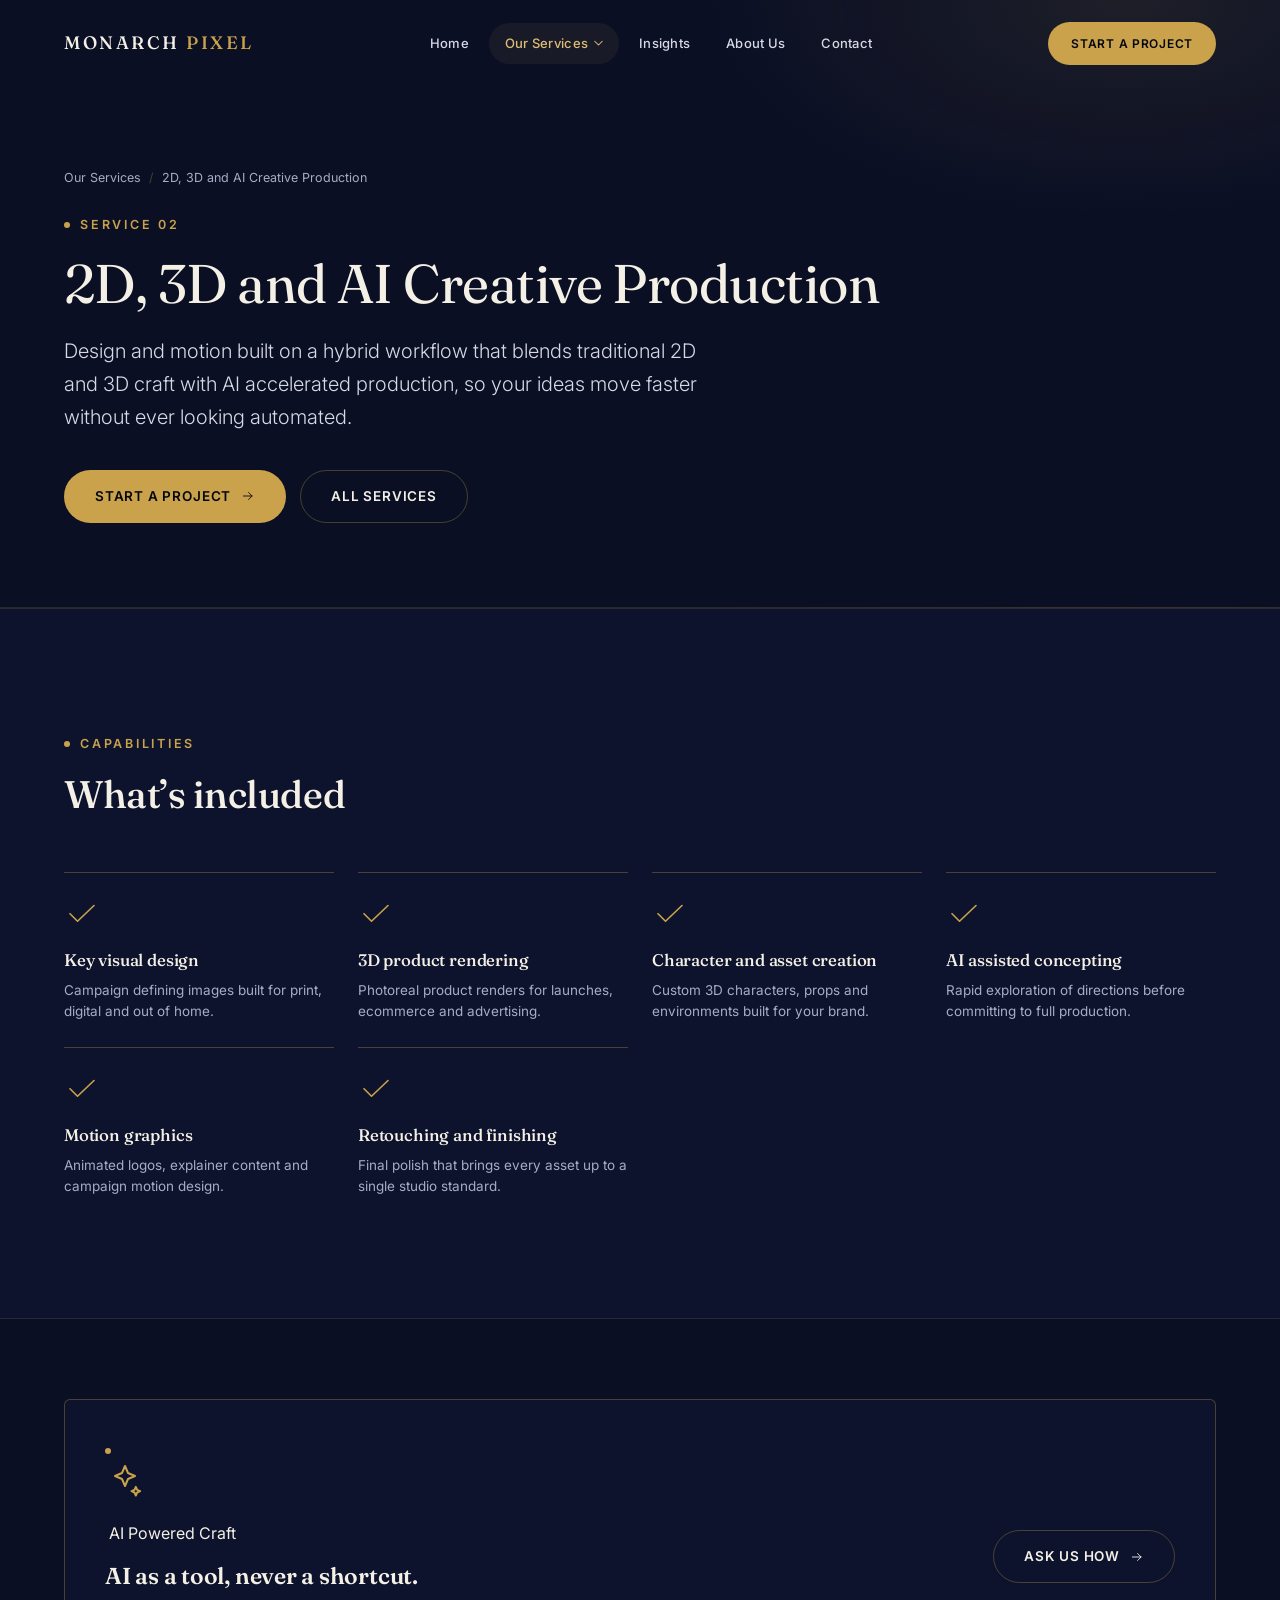
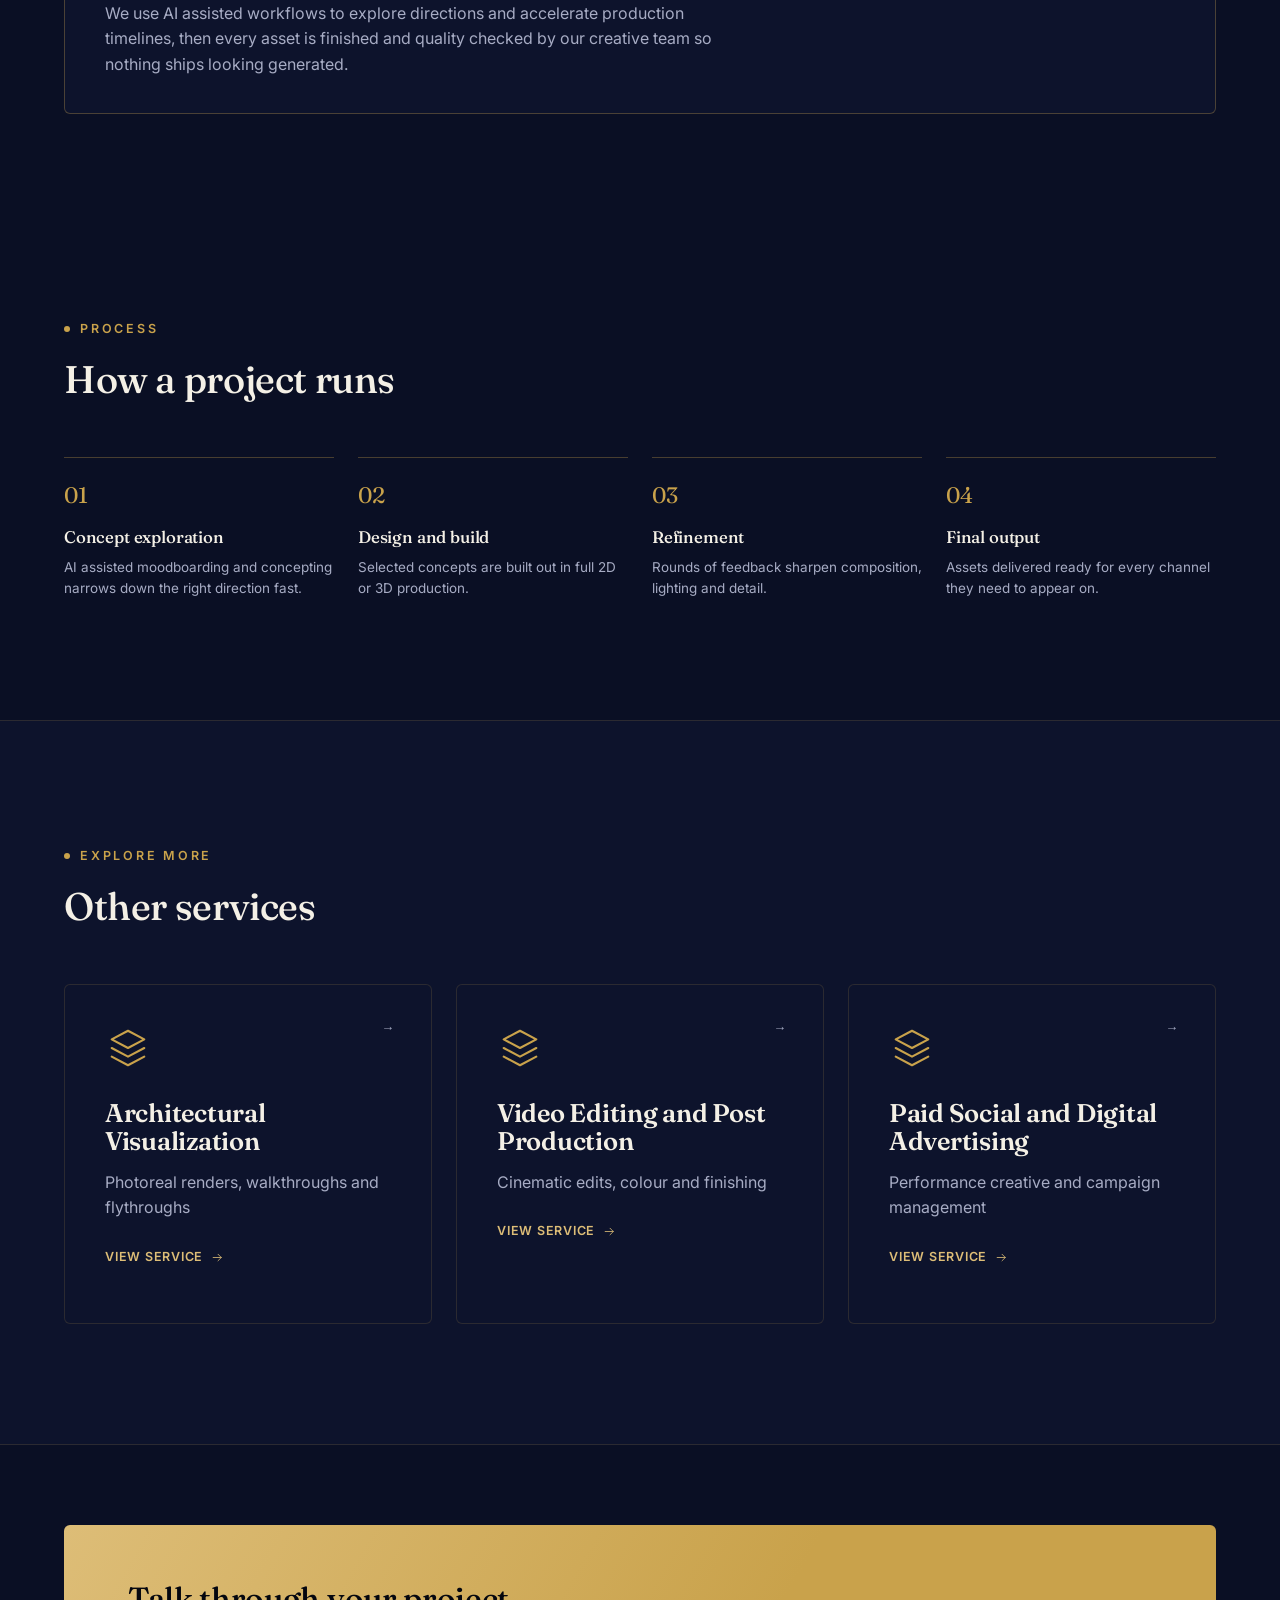
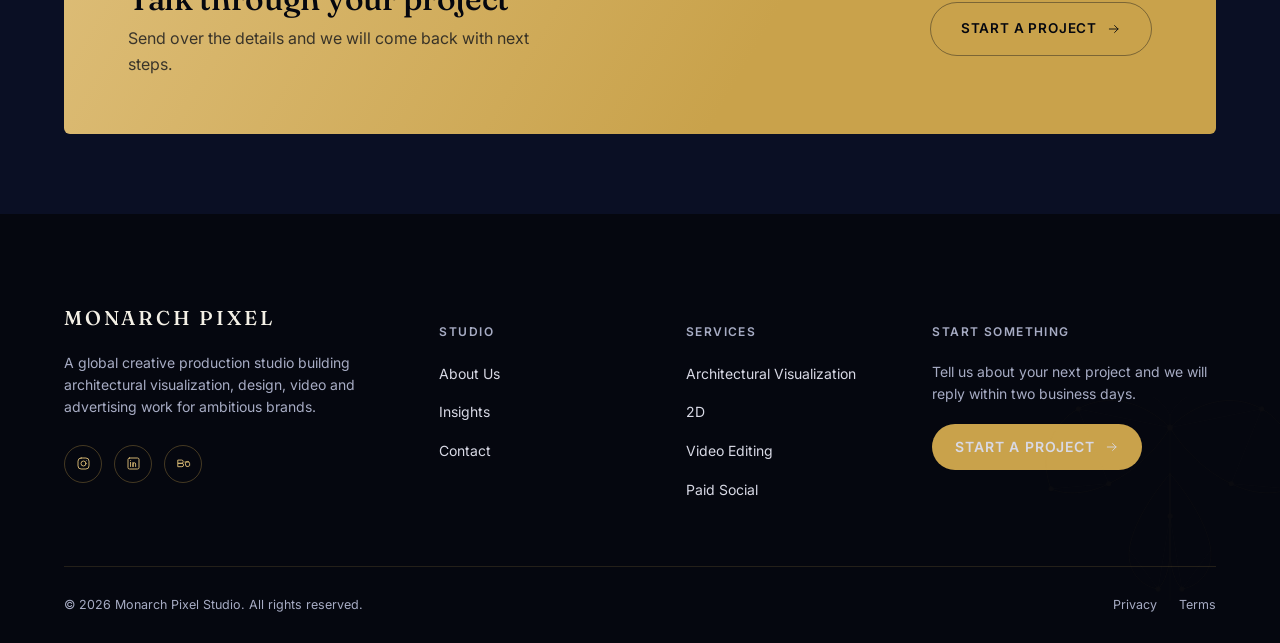
<file: monarch-pixel-website_2/service-creative.html>
<!DOCTYPE html>
<html lang="en">
<head>
<meta charset="UTF-8">
<meta name="viewport" content="width=device-width, initial-scale=1.0">
<title>2D, 3D and AI Creative Production | Monarch Pixel</title>
<meta name="description" content="Hybrid 2D, 3D and AI creative production from Monarch Pixel, combining design craft with AI accelerated workflows.">
<link rel="icon" href="data:image/svg+xml,%3Csvg xmlns='http://www.w3.org/2000/svg' viewBox='0 0 64 64'%3E%3Crect width='64' height='64' rx='12' fill='%230a0f24'/%3E%3Ctext x='32' y='43' font-family='Georgia,serif' font-size='30' fill='%23c9a24b' text-anchor='middle'%3EM%3C/text%3E%3C/svg%3E">
<link rel="preconnect" href="https://fonts.googleapis.com">
<link rel="preconnect" href="https://fonts.gstatic.com" crossorigin>
<link href="https://fonts.googleapis.com/css2?family=Fraunces:ital,opsz,wght@0,9..144,300;0,9..144,400;0,9..144,500;0,9..144,600;1,9..144,400;1,9..144,500&family=Inter:wght@300;400;500;600;700&display=swap" rel="stylesheet">
<link rel="stylesheet" href="assets/css/style.css">
</head>
<body>
<a class="skip-link" href="#main">Skip to content</a>
<header class="site-header">
  <div class="wrap">
    <a href="index.html" class="wordmark">MONARCH<span> </span><span>PIXEL</span></a>
    <nav class="main-nav" aria-label="Primary">
      <ul><li><a href="index.html" class="nav-link">Home</a></li><li class="nav-item"><a href="services.html" class="nav-link active">Our Services <svg class='chev' viewBox="0 0 12 8" fill="none" stroke="currentColor" stroke-width="1.4" stroke-linecap="round" stroke-linejoin="round" aria-hidden="true"><path d="M1 1l5 5 5-5"/></svg></a><div class="dropdown"><a href="service-archviz.html"><span class="d-title">Architectural Visualization</span><span class="d-sub">Photoreal renders, walkthroughs and flythroughs</span></a><a href="service-creative.html"><span class="d-title">2D, 3D and AI Creative Production</span><span class="d-sub">Design and motion built on hybrid AI workflows</span></a><a href="service-video.html"><span class="d-title">Video Editing and Post Production</span><span class="d-sub">Cinematic edits, colour and finishing</span></a><a href="service-ads.html"><span class="d-title">Paid Social and Digital Advertising</span><span class="d-sub">Performance creative and campaign management</span></a><div class="dropdown-divider"></div><a href="services.html"><span class="d-title">All Services</span><span class="d-sub">See the full overview</span></a></div></li><li><a href="insights.html" class="nav-link">Insights</a></li><li><a href="about.html" class="nav-link">About Us</a></li><li><a href="contact.html" class="nav-link">Contact</a></li></ul>
    </nav>
    <div class="header-actions">
      <a href="contact.html" class="btn btn-gold btn-sm">Start a Project</a>
      <button class="burger" aria-label="Open menu" aria-expanded="false">
        <span></span><span></span><span></span>
      </button>
    </div>
  </div>
</header>
<div class="mobile-nav">
  <ul><li><a href="index.html">Home</a></li><li>
              <a href="services.html">Our Services</a>
              <button class="mobile-expand" aria-expanded="false">View all services +</button>
              <div class="m-sub"><a href="service-archviz.html">Architectural Visualization</a><a href="service-creative.html">2D, 3D and AI Creative Production</a><a href="service-video.html">Video Editing and Post Production</a><a href="service-ads.html">Paid Social and Digital Advertising</a></div>
            </li><li><a href="insights.html">Insights</a></li><li><a href="about.html">About Us</a></li><li><a href="contact.html">Contact</a></li></ul>
  <div class="mobile-nav-actions">
    <a href="contact.html" class="btn btn-gold btn-block">Start a Project</a>
  </div>
</div>
<main id="main">
<section class="page-header">
  <div class="wrap">
    <div class="crumb"><a href="services.html">Our Services</a><span class="sep">/</span><span>2D, 3D and AI Creative Production</span></div>
    <p class="eyebrow">Service 02</p>
    <h1 class="h-1">2D, 3D and AI Creative Production</h1>
    <p class="lede">Design and motion built on a hybrid workflow that blends traditional 2D and 3D craft with AI accelerated production, so your ideas move faster without ever looking automated.</p>
    <div class="hero-ctas" style="margin-top:36px;">
      <a href="contact.html" class="btn btn-gold">Start a Project <svg viewBox="0 0 24 24" fill="none" stroke="currentColor" stroke-width="1.5" stroke-linecap="round" stroke-linejoin="round" aria-hidden="true"><path d="M4 12h15M13 6l6 6l-6 6"/></svg></a>
      <a href="services.html" class="btn btn-line">All Services</a>
    </div>
  </div>
</section><section class="section panel hairline-top hairline-bottom">
  <div class="wrap">
    <div class="section-head reveal">
      <p class="eyebrow">Capabilities</p>
      <h2 class="h-2">What&rsquo;s included</h2>
    </div>
    <div class="pillar-grid"><div class="pillar reveal"><div class="svc-icon"><svg viewBox="0 0 24 24" fill="none" stroke="currentColor" stroke-width="1.5" stroke-linecap="round" stroke-linejoin="round" aria-hidden="true"><path d="M4 12.5l5 5L20 7"/></svg></div><h4>Key visual design</h4><p>Campaign defining images built for print, digital and out of home.</p></div><div class="pillar reveal"><div class="svc-icon"><svg viewBox="0 0 24 24" fill="none" stroke="currentColor" stroke-width="1.5" stroke-linecap="round" stroke-linejoin="round" aria-hidden="true"><path d="M4 12.5l5 5L20 7"/></svg></div><h4>3D product rendering</h4><p>Photoreal product renders for launches, ecommerce and advertising.</p></div><div class="pillar reveal"><div class="svc-icon"><svg viewBox="0 0 24 24" fill="none" stroke="currentColor" stroke-width="1.5" stroke-linecap="round" stroke-linejoin="round" aria-hidden="true"><path d="M4 12.5l5 5L20 7"/></svg></div><h4>Character and asset creation</h4><p>Custom 3D characters, props and environments built for your brand.</p></div><div class="pillar reveal"><div class="svc-icon"><svg viewBox="0 0 24 24" fill="none" stroke="currentColor" stroke-width="1.5" stroke-linecap="round" stroke-linejoin="round" aria-hidden="true"><path d="M4 12.5l5 5L20 7"/></svg></div><h4>AI assisted concepting</h4><p>Rapid exploration of directions before committing to full production.</p></div><div class="pillar reveal"><div class="svc-icon"><svg viewBox="0 0 24 24" fill="none" stroke="currentColor" stroke-width="1.5" stroke-linecap="round" stroke-linejoin="round" aria-hidden="true"><path d="M4 12.5l5 5L20 7"/></svg></div><h4>Motion graphics</h4><p>Animated logos, explainer content and campaign motion design.</p></div><div class="pillar reveal"><div class="svc-icon"><svg viewBox="0 0 24 24" fill="none" stroke="currentColor" stroke-width="1.5" stroke-linecap="round" stroke-linejoin="round" aria-hidden="true"><path d="M4 12.5l5 5L20 7"/></svg></div><h4>Retouching and finishing</h4><p>Final polish that brings every asset up to a single studio standard.</p></div></div>
  </div>
</section><section class="section-tight">
  <div class="wrap">
    <div class="cta-strip reveal">
      <div style="max-width:640px;">
        <p class="eyebrow"><div class="svc-icon"><svg viewBox="0 0 24 24" fill="none" stroke="currentColor" stroke-width="1.5" stroke-linecap="round" stroke-linejoin="round" aria-hidden="true"><path d="M12 3l1.8 4.2L18 9l-4.2 1.8L12 15l-1.8-4.2L6 9l4.2-1.8z"/><path d="M18.5 15.5l.8 1.8l1.8.8l-1.8.8l-.8 1.8l-.8-1.8l-1.8-.8l1.8-.8z"/></svg></div>&nbsp;AI Powered Craft</p>
        <h3 class="h-3" style="margin-top:16px;">AI as a tool, never a shortcut.</h3>
        <p class="body-m" style="margin-top:12px;">We use AI assisted workflows to explore directions and accelerate production timelines, then every asset is finished and quality checked by our creative team so nothing ships looking generated.</p>
      </div>
      <a href="contact.html" class="btn btn-line">Ask us how <svg viewBox="0 0 24 24" fill="none" stroke="currentColor" stroke-width="1.5" stroke-linecap="round" stroke-linejoin="round" aria-hidden="true"><path d="M4 12h15M13 6l6 6l-6 6"/></svg></a>
    </div>
  </div>
</section><section class="section">
  <div class="wrap">
    <div class="section-head reveal">
      <p class="eyebrow">Process</p>
      <h2 class="h-2">How a project runs</h2>
    </div>
    <div class="process"><div class="process-step reveal"><div class="step-num">01</div><h4>Concept exploration</h4><p>AI assisted moodboarding and concepting narrows down the right direction fast.</p></div><div class="process-step reveal"><div class="step-num">02</div><h4>Design and build</h4><p>Selected concepts are built out in full 2D or 3D production.</p></div><div class="process-step reveal"><div class="step-num">03</div><h4>Refinement</h4><p>Rounds of feedback sharpen composition, lighting and detail.</p></div><div class="process-step reveal"><div class="step-num">04</div><h4>Final output</h4><p>Assets delivered ready for every channel they need to appear on.</p></div></div>
  </div>
</section><section class="section panel hairline-top hairline-bottom">
  <div class="wrap">
    <div class="section-head reveal"><p class="eyebrow">Explore More</p><h2 class="h-2">Other services</h2></div>
    <div class="svc-grid" style="grid-template-columns:repeat(3,1fr);"><a href="service-archviz.html" class="svc-card reveal"><span class="svc-num">&rarr;</span><div class="svc-icon"><svg viewBox="0 0 24 24" fill="none" stroke="currentColor" stroke-width="1.5" stroke-linecap="round" stroke-linejoin="round" aria-hidden="true"><path d="M12 3l8.5 4.5L12 12L3.5 7.5z"/><path d="M3.5 12L12 16.5L20.5 12M3.5 16.5L12 21l8.5-4.5"/></svg></div><h3 class="h-3">Architectural Visualization</h3><p class="body-m">Photoreal renders, walkthroughs and flythroughs</p><span class="svc-link">View service <svg viewBox="0 0 24 24" fill="none" stroke="currentColor" stroke-width="1.5" stroke-linecap="round" stroke-linejoin="round" aria-hidden="true"><path d="M4 12h15M13 6l6 6l-6 6"/></svg></span></a><a href="service-video.html" class="svc-card reveal"><span class="svc-num">&rarr;</span><div class="svc-icon"><svg viewBox="0 0 24 24" fill="none" stroke="currentColor" stroke-width="1.5" stroke-linecap="round" stroke-linejoin="round" aria-hidden="true"><path d="M12 3l8.5 4.5L12 12L3.5 7.5z"/><path d="M3.5 12L12 16.5L20.5 12M3.5 16.5L12 21l8.5-4.5"/></svg></div><h3 class="h-3">Video Editing and Post Production</h3><p class="body-m">Cinematic edits, colour and finishing</p><span class="svc-link">View service <svg viewBox="0 0 24 24" fill="none" stroke="currentColor" stroke-width="1.5" stroke-linecap="round" stroke-linejoin="round" aria-hidden="true"><path d="M4 12h15M13 6l6 6l-6 6"/></svg></span></a><a href="service-ads.html" class="svc-card reveal"><span class="svc-num">&rarr;</span><div class="svc-icon"><svg viewBox="0 0 24 24" fill="none" stroke="currentColor" stroke-width="1.5" stroke-linecap="round" stroke-linejoin="round" aria-hidden="true"><path d="M12 3l8.5 4.5L12 12L3.5 7.5z"/><path d="M3.5 12L12 16.5L20.5 12M3.5 16.5L12 21l8.5-4.5"/></svg></div><h3 class="h-3">Paid Social and Digital Advertising</h3><p class="body-m">Performance creative and campaign management</p><span class="svc-link">View service <svg viewBox="0 0 24 24" fill="none" stroke="currentColor" stroke-width="1.5" stroke-linecap="round" stroke-linejoin="round" aria-hidden="true"><path d="M4 12h15M13 6l6 6l-6 6"/></svg></span></a></div>
  </div>
</section><section class="section-tight">
  <div class="wrap">
    <div class="cta-band reveal">
      <div>
        <h3>Talk through your project</h3>
        <p>Send over the details and we will come back with next steps.</p>
      </div>
      <div class="cta-band-actions">
        <a href="contact.html" class="btn btn-ghost-dark" style="border:1px solid rgba(6,10,20,.4);">Start a Project <svg viewBox="0 0 24 24" fill="none" stroke="currentColor" stroke-width="1.5" stroke-linecap="round" stroke-linejoin="round" aria-hidden="true"><path d="M4 12h15M13 6l6 6l-6 6"/></svg></a>
      </div>
    </div>
  </div>
</section>
</main>
<footer class="site-footer">
  <div class="wrap">
    <div class="footer-top">
      <div class="footer-brand">
        <a href="index.html" class="wordmark">MONARCH PIXEL</a>
        <p>A global creative production studio building architectural visualization, design, video and advertising work for ambitious brands.</p>
        <div class="footer-social">
          <a href="#" aria-label="Instagram"><svg viewBox="0 0 24 24" fill="none" stroke="currentColor" stroke-width="1.5" stroke-linecap="round" stroke-linejoin="round" aria-hidden="true"><rect x="3.2" y="3.2" width="17.6" height="17.6" rx="5"/><circle cx="12" cy="12" r="4"/><circle cx="17" cy="7" r="0.6" fill="currentColor" stroke="none"/></svg></a>
          <a href="#" aria-label="LinkedIn"><svg viewBox="0 0 24 24" fill="none" stroke="currentColor" stroke-width="1.5" stroke-linecap="round" stroke-linejoin="round" aria-hidden="true"><rect x="3.2" y="3.2" width="17.6" height="17.6" rx="2.4"/><path d="M7.3 10.2v6.6M7.3 7.4v.02M11.2 16.8v-3.9a2.1 2.1 0 0 1 4.2 0v3.9M11.2 10.2v6.6"/></svg></a>
          <a href="#" aria-label="Behance"><svg viewBox="0 0 24 24" fill="none" stroke="currentColor" stroke-width="1.5" stroke-linecap="round" stroke-linejoin="round" aria-hidden="true"><path d="M3.5 6.5h5.4a2.6 2.6 0 0 1 0 5.2H3.5zM3.5 11.7h5.9a2.7 2.7 0 0 1 0 5.4H3.5z"/><path d="M14.2 9.6h6M15 13.4a3.5 3.5 0 1 0 6.8 -1.1c0 -2.1 -1.5 -3.6 -3.4 -3.6c-1.9 0 -3.3 1.4 -3.4 3.3"/></svg></a>
        </div>
      </div>
      <div class="footer-col">
        <h5>Studio</h5>
        <ul>
          <li><a href="about.html">About Us</a></li>
          <li><a href="insights.html">Insights</a></li>
          <li><a href="contact.html">Contact</a></li>
        </ul>
      </div>
      <div class="footer-col">
        <h5>Services</h5>
        <ul>
          <li><a href="service-archviz.html">Architectural Visualization</a></li><li><a href="service-creative.html">2D</a></li><li><a href="service-video.html">Video Editing</a></li><li><a href="service-ads.html">Paid Social</a></li>
        </ul>
      </div>
      <div class="footer-col footer-cta">
        <h5>Start Something</h5>
        <p>Tell us about your next project and we will reply within two business days.</p>
        <a href="contact.html" class="btn btn-gold btn-sm">Start a Project <svg viewBox="0 0 24 24" fill="none" stroke="currentColor" stroke-width="1.5" stroke-linecap="round" stroke-linejoin="round" aria-hidden="true"><path d="M4 12h15M13 6l6 6l-6 6"/></svg></a>
      </div>
    </div>
    <div class="footer-bottom">
      <p>&copy; 2026 Monarch Pixel Studio. All rights reserved.</p>
      <div class="footer-bottom-links">
        <a href="contact.html">Privacy</a>
        <a href="contact.html">Terms</a>
      </div>
    </div>
  </div>
  <svg class="monarch-mark footer-watermark" viewBox="0 0 400 420" xmlns="http://www.w3.org/2000/svg">
  <path class="mk-line" d="M200 96 C170 66 128 54 92 74 C58 93 46 132 60 168 C78 176 104 174 128 162 C158 148 184 122 200 96 Z"/>
  <path class="mk-line" d="M200 96 C230 66 272 54 308 74 C342 93 354 132 340 168 C322 176 296 174 272 162 C242 148 216 122 200 96 Z"/>
  <path class="mk-line" d="M200 150 C178 176 156 210 152 240 C150 264 164 282 186 286 C204 266 200 232 200 200 Z"/>
  <path class="mk-line" d="M200 150 C222 176 244 210 248 240 C250 264 236 282 214 286 C196 266 200 232 200 200 Z"/>
  <path class="mk-line alt" d="M92 74 L128 162 M60 168 L128 162 M92 74 L200 96 M308 74 L272 162 M340 168 L272 162 M308 74 L200 96"/>
  <path class="mk-line alt" d="M152 240 L186 286 M200 200 L186 286 M248 240 L214 286 M200 200 L214 286"/>
  <path class="mk-line" d="M200 82 L200 300"/>
  <path class="mk-line alt" d="M200 82 C196 72 188 64 180 60 M200 82 C204 72 212 64 220 60"/>
  <circle class="mk-dot" cx="200" cy="96" r="3.4"/>
  <circle class="mk-dot" cx="92" cy="74" r="3"/>
  <circle class="mk-dot" cx="308" cy="74" r="3"/>
  <circle class="mk-dot" cx="60" cy="168" r="3"/>
  <circle class="mk-dot" cx="340" cy="168" r="3"/>
  <circle class="mk-dot" cx="128" cy="162" r="3"/>
  <circle class="mk-dot" cx="272" cy="162" r="3"/>
  <circle class="mk-dot" cx="186" cy="286" r="3"/>
  <circle class="mk-dot" cx="214" cy="286" r="3"/>
  <circle class="mk-dot" cx="200" cy="200" r="3.2"/>
</svg>
</footer>
<div class="toast"><span>Message</span></div>
<script src="assets/js/main.js"></script>
</body>
</html>
</file>
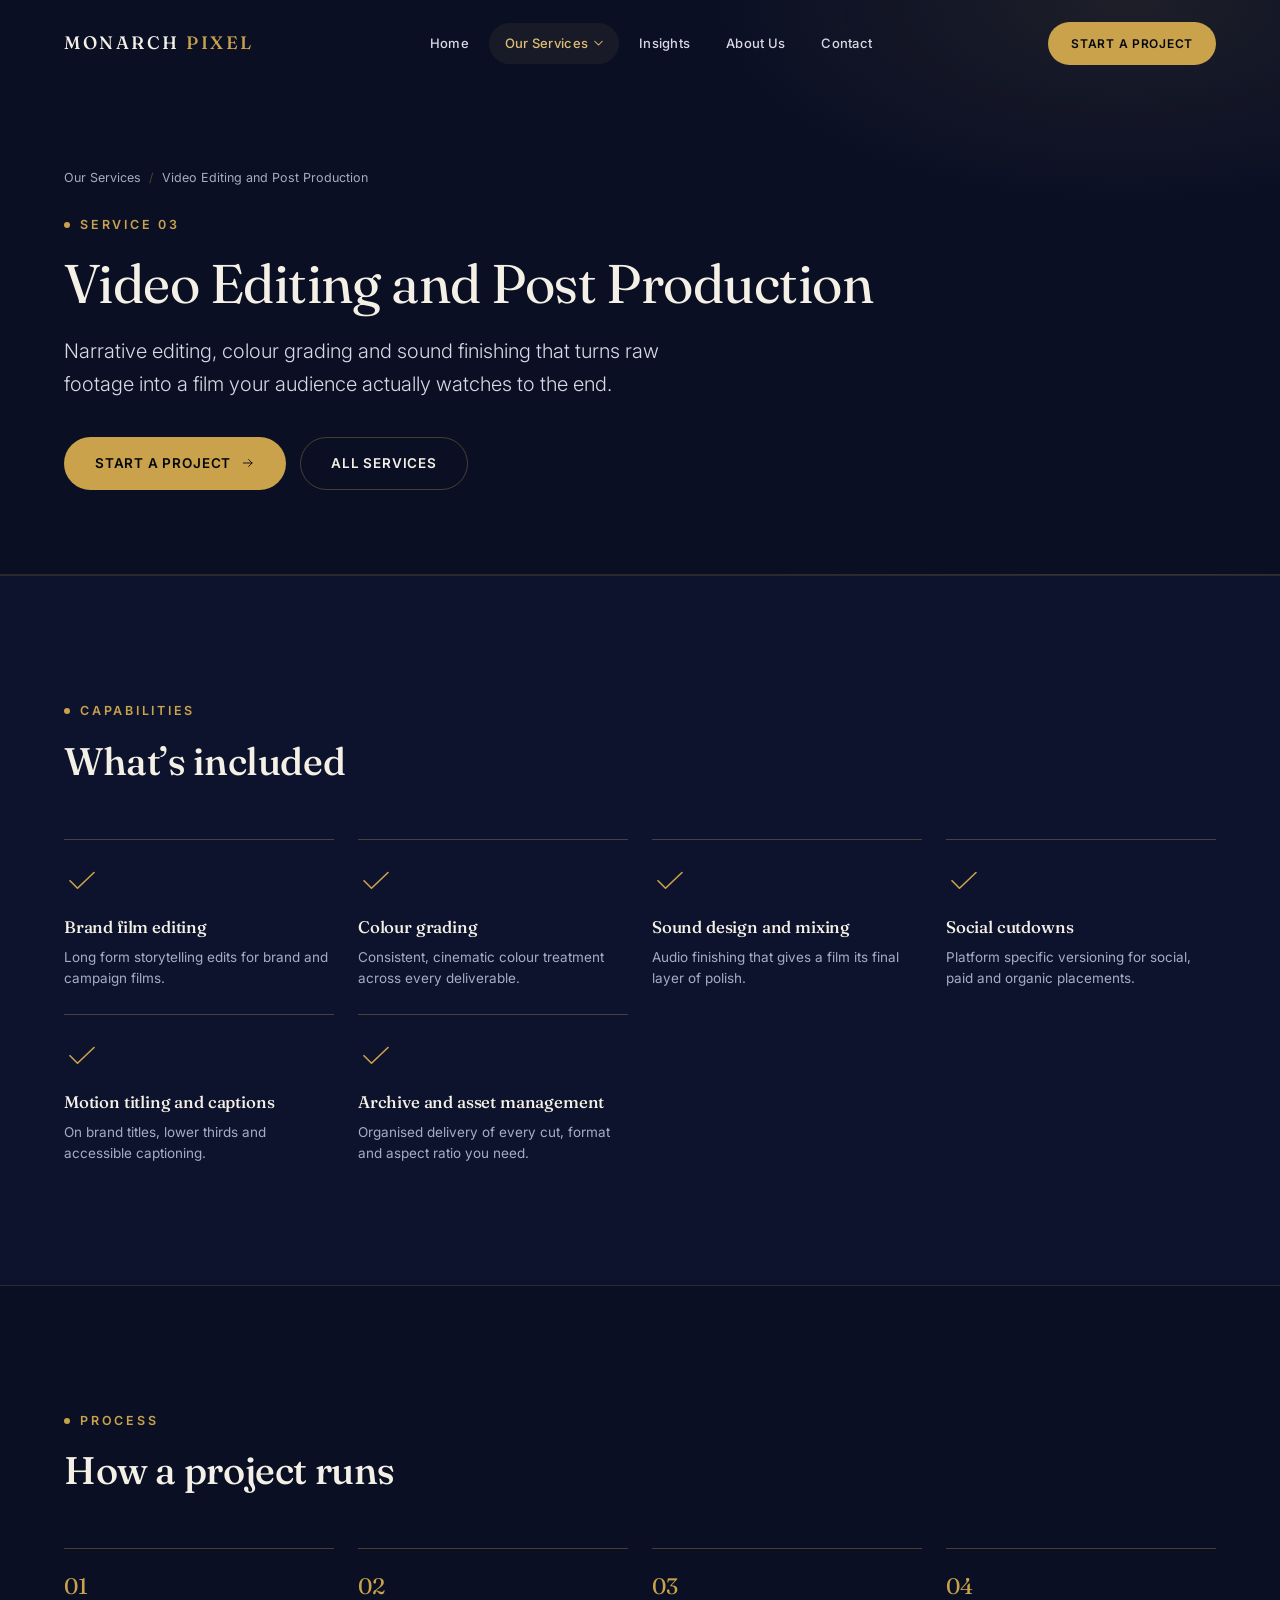
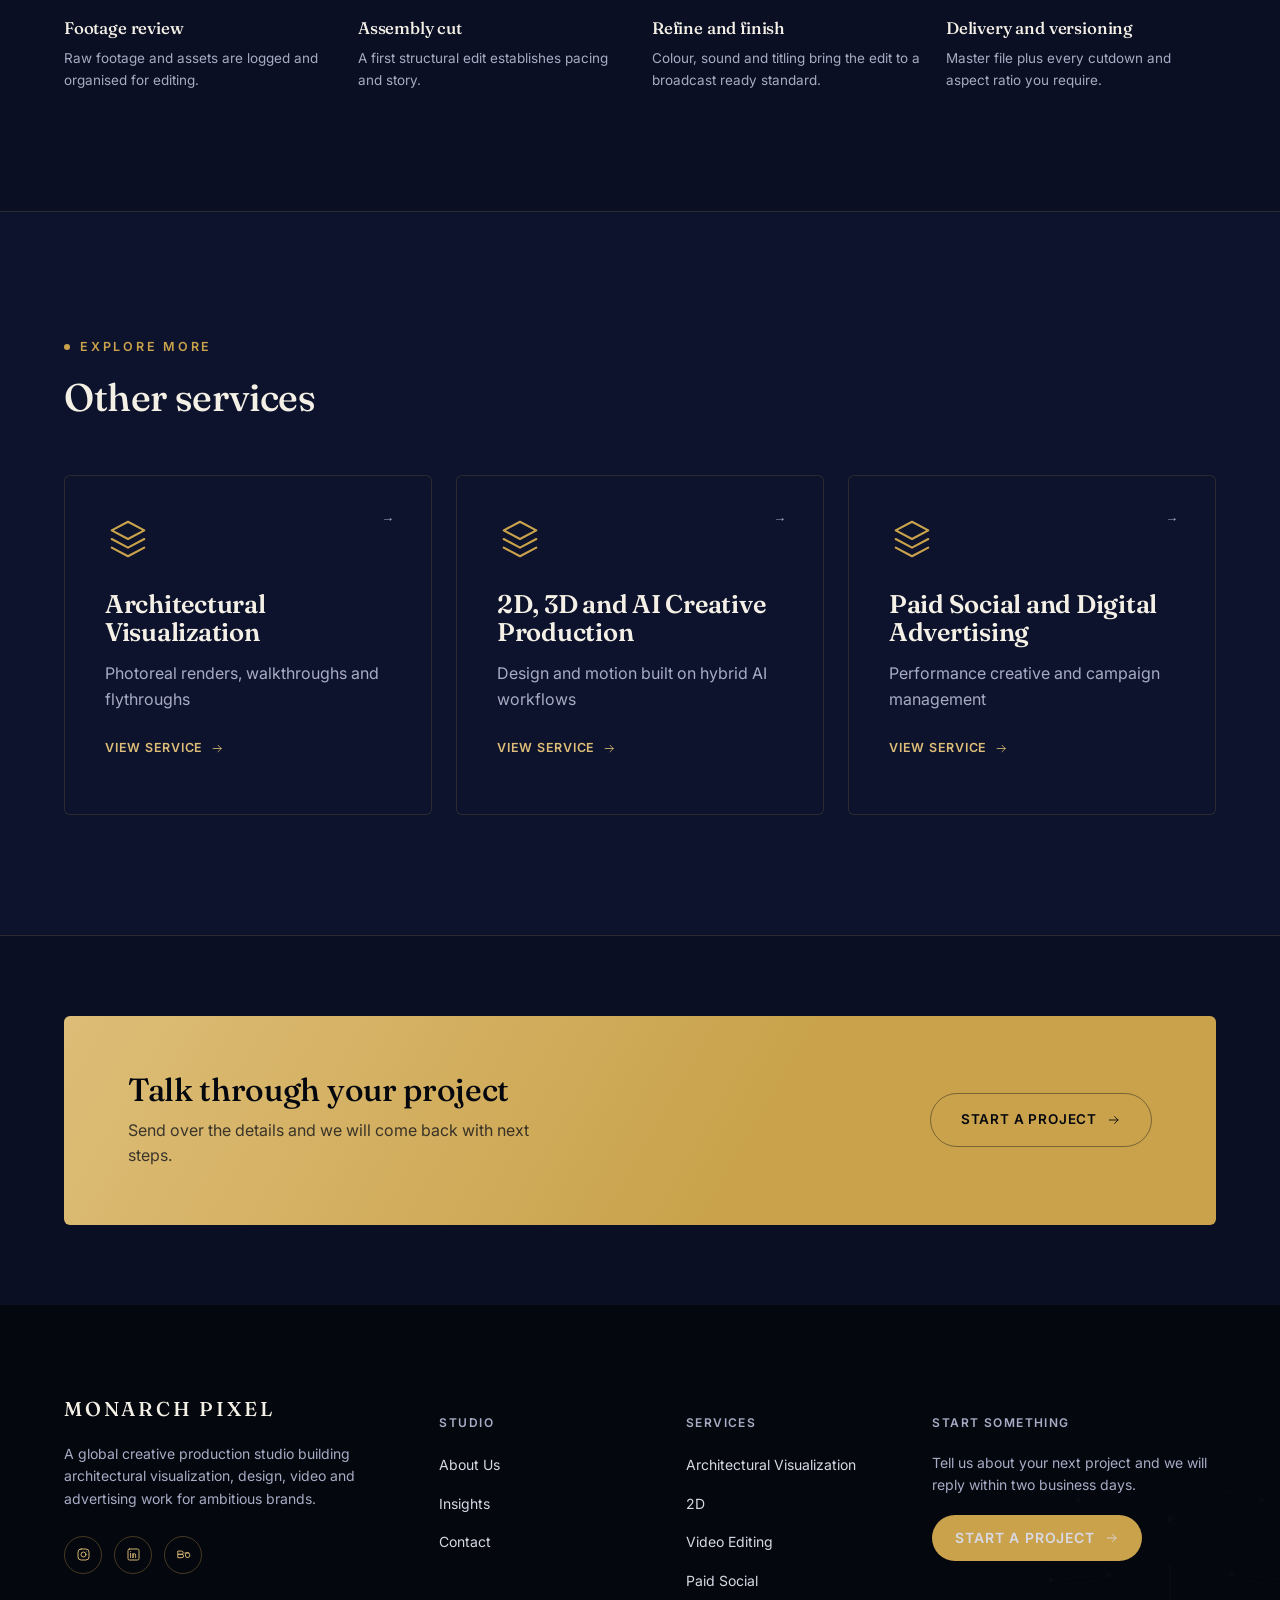
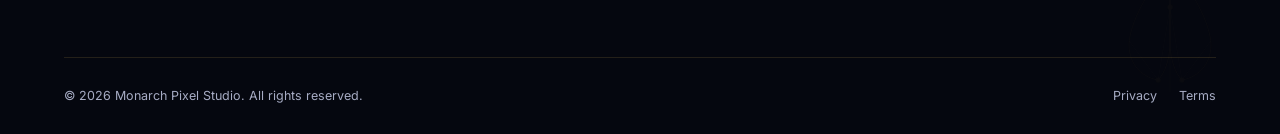
<file: monarch-pixel-website_2/service-video.html>
<!DOCTYPE html>
<html lang="en">
<head>
<meta charset="UTF-8">
<meta name="viewport" content="width=device-width, initial-scale=1.0">
<title>Video Editing and Post Production | Monarch Pixel</title>
<meta name="description" content="Video editing, colour grading and post production finishing for brand films and campaigns from Monarch Pixel.">
<link rel="icon" href="data:image/svg+xml,%3Csvg xmlns='http://www.w3.org/2000/svg' viewBox='0 0 64 64'%3E%3Crect width='64' height='64' rx='12' fill='%230a0f24'/%3E%3Ctext x='32' y='43' font-family='Georgia,serif' font-size='30' fill='%23c9a24b' text-anchor='middle'%3EM%3C/text%3E%3C/svg%3E">
<link rel="preconnect" href="https://fonts.googleapis.com">
<link rel="preconnect" href="https://fonts.gstatic.com" crossorigin>
<link href="https://fonts.googleapis.com/css2?family=Fraunces:ital,opsz,wght@0,9..144,300;0,9..144,400;0,9..144,500;0,9..144,600;1,9..144,400;1,9..144,500&family=Inter:wght@300;400;500;600;700&display=swap" rel="stylesheet">
<link rel="stylesheet" href="assets/css/style.css">
</head>
<body>
<a class="skip-link" href="#main">Skip to content</a>
<header class="site-header">
  <div class="wrap">
    <a href="index.html" class="wordmark">MONARCH<span> </span><span>PIXEL</span></a>
    <nav class="main-nav" aria-label="Primary">
      <ul><li><a href="index.html" class="nav-link">Home</a></li><li class="nav-item"><a href="services.html" class="nav-link active">Our Services <svg class='chev' viewBox="0 0 12 8" fill="none" stroke="currentColor" stroke-width="1.4" stroke-linecap="round" stroke-linejoin="round" aria-hidden="true"><path d="M1 1l5 5 5-5"/></svg></a><div class="dropdown"><a href="service-archviz.html"><span class="d-title">Architectural Visualization</span><span class="d-sub">Photoreal renders, walkthroughs and flythroughs</span></a><a href="service-creative.html"><span class="d-title">2D, 3D and AI Creative Production</span><span class="d-sub">Design and motion built on hybrid AI workflows</span></a><a href="service-video.html"><span class="d-title">Video Editing and Post Production</span><span class="d-sub">Cinematic edits, colour and finishing</span></a><a href="service-ads.html"><span class="d-title">Paid Social and Digital Advertising</span><span class="d-sub">Performance creative and campaign management</span></a><div class="dropdown-divider"></div><a href="services.html"><span class="d-title">All Services</span><span class="d-sub">See the full overview</span></a></div></li><li><a href="insights.html" class="nav-link">Insights</a></li><li><a href="about.html" class="nav-link">About Us</a></li><li><a href="contact.html" class="nav-link">Contact</a></li></ul>
    </nav>
    <div class="header-actions">
      <a href="contact.html" class="btn btn-gold btn-sm">Start a Project</a>
      <button class="burger" aria-label="Open menu" aria-expanded="false">
        <span></span><span></span><span></span>
      </button>
    </div>
  </div>
</header>
<div class="mobile-nav">
  <ul><li><a href="index.html">Home</a></li><li>
              <a href="services.html">Our Services</a>
              <button class="mobile-expand" aria-expanded="false">View all services +</button>
              <div class="m-sub"><a href="service-archviz.html">Architectural Visualization</a><a href="service-creative.html">2D, 3D and AI Creative Production</a><a href="service-video.html">Video Editing and Post Production</a><a href="service-ads.html">Paid Social and Digital Advertising</a></div>
            </li><li><a href="insights.html">Insights</a></li><li><a href="about.html">About Us</a></li><li><a href="contact.html">Contact</a></li></ul>
  <div class="mobile-nav-actions">
    <a href="contact.html" class="btn btn-gold btn-block">Start a Project</a>
  </div>
</div>
<main id="main">
<section class="page-header">
  <div class="wrap">
    <div class="crumb"><a href="services.html">Our Services</a><span class="sep">/</span><span>Video Editing and Post Production</span></div>
    <p class="eyebrow">Service 03</p>
    <h1 class="h-1">Video Editing and Post Production</h1>
    <p class="lede">Narrative editing, colour grading and sound finishing that turns raw footage into a film your audience actually watches to the end.</p>
    <div class="hero-ctas" style="margin-top:36px;">
      <a href="contact.html" class="btn btn-gold">Start a Project <svg viewBox="0 0 24 24" fill="none" stroke="currentColor" stroke-width="1.5" stroke-linecap="round" stroke-linejoin="round" aria-hidden="true"><path d="M4 12h15M13 6l6 6l-6 6"/></svg></a>
      <a href="services.html" class="btn btn-line">All Services</a>
    </div>
  </div>
</section><section class="section panel hairline-top hairline-bottom">
  <div class="wrap">
    <div class="section-head reveal">
      <p class="eyebrow">Capabilities</p>
      <h2 class="h-2">What&rsquo;s included</h2>
    </div>
    <div class="pillar-grid"><div class="pillar reveal"><div class="svc-icon"><svg viewBox="0 0 24 24" fill="none" stroke="currentColor" stroke-width="1.5" stroke-linecap="round" stroke-linejoin="round" aria-hidden="true"><path d="M4 12.5l5 5L20 7"/></svg></div><h4>Brand film editing</h4><p>Long form storytelling edits for brand and campaign films.</p></div><div class="pillar reveal"><div class="svc-icon"><svg viewBox="0 0 24 24" fill="none" stroke="currentColor" stroke-width="1.5" stroke-linecap="round" stroke-linejoin="round" aria-hidden="true"><path d="M4 12.5l5 5L20 7"/></svg></div><h4>Colour grading</h4><p>Consistent, cinematic colour treatment across every deliverable.</p></div><div class="pillar reveal"><div class="svc-icon"><svg viewBox="0 0 24 24" fill="none" stroke="currentColor" stroke-width="1.5" stroke-linecap="round" stroke-linejoin="round" aria-hidden="true"><path d="M4 12.5l5 5L20 7"/></svg></div><h4>Sound design and mixing</h4><p>Audio finishing that gives a film its final layer of polish.</p></div><div class="pillar reveal"><div class="svc-icon"><svg viewBox="0 0 24 24" fill="none" stroke="currentColor" stroke-width="1.5" stroke-linecap="round" stroke-linejoin="round" aria-hidden="true"><path d="M4 12.5l5 5L20 7"/></svg></div><h4>Social cutdowns</h4><p>Platform specific versioning for social, paid and organic placements.</p></div><div class="pillar reveal"><div class="svc-icon"><svg viewBox="0 0 24 24" fill="none" stroke="currentColor" stroke-width="1.5" stroke-linecap="round" stroke-linejoin="round" aria-hidden="true"><path d="M4 12.5l5 5L20 7"/></svg></div><h4>Motion titling and captions</h4><p>On brand titles, lower thirds and accessible captioning.</p></div><div class="pillar reveal"><div class="svc-icon"><svg viewBox="0 0 24 24" fill="none" stroke="currentColor" stroke-width="1.5" stroke-linecap="round" stroke-linejoin="round" aria-hidden="true"><path d="M4 12.5l5 5L20 7"/></svg></div><h4>Archive and asset management</h4><p>Organised delivery of every cut, format and aspect ratio you need.</p></div></div>
  </div>
</section><section class="section">
  <div class="wrap">
    <div class="section-head reveal">
      <p class="eyebrow">Process</p>
      <h2 class="h-2">How a project runs</h2>
    </div>
    <div class="process"><div class="process-step reveal"><div class="step-num">01</div><h4>Footage review</h4><p>Raw footage and assets are logged and organised for editing.</p></div><div class="process-step reveal"><div class="step-num">02</div><h4>Assembly cut</h4><p>A first structural edit establishes pacing and story.</p></div><div class="process-step reveal"><div class="step-num">03</div><h4>Refine and finish</h4><p>Colour, sound and titling bring the edit to a broadcast ready standard.</p></div><div class="process-step reveal"><div class="step-num">04</div><h4>Delivery and versioning</h4><p>Master file plus every cutdown and aspect ratio you require.</p></div></div>
  </div>
</section><section class="section panel hairline-top hairline-bottom">
  <div class="wrap">
    <div class="section-head reveal"><p class="eyebrow">Explore More</p><h2 class="h-2">Other services</h2></div>
    <div class="svc-grid" style="grid-template-columns:repeat(3,1fr);"><a href="service-archviz.html" class="svc-card reveal"><span class="svc-num">&rarr;</span><div class="svc-icon"><svg viewBox="0 0 24 24" fill="none" stroke="currentColor" stroke-width="1.5" stroke-linecap="round" stroke-linejoin="round" aria-hidden="true"><path d="M12 3l8.5 4.5L12 12L3.5 7.5z"/><path d="M3.5 12L12 16.5L20.5 12M3.5 16.5L12 21l8.5-4.5"/></svg></div><h3 class="h-3">Architectural Visualization</h3><p class="body-m">Photoreal renders, walkthroughs and flythroughs</p><span class="svc-link">View service <svg viewBox="0 0 24 24" fill="none" stroke="currentColor" stroke-width="1.5" stroke-linecap="round" stroke-linejoin="round" aria-hidden="true"><path d="M4 12h15M13 6l6 6l-6 6"/></svg></span></a><a href="service-creative.html" class="svc-card reveal"><span class="svc-num">&rarr;</span><div class="svc-icon"><svg viewBox="0 0 24 24" fill="none" stroke="currentColor" stroke-width="1.5" stroke-linecap="round" stroke-linejoin="round" aria-hidden="true"><path d="M12 3l8.5 4.5L12 12L3.5 7.5z"/><path d="M3.5 12L12 16.5L20.5 12M3.5 16.5L12 21l8.5-4.5"/></svg></div><h3 class="h-3">2D, 3D and AI Creative Production</h3><p class="body-m">Design and motion built on hybrid AI workflows</p><span class="svc-link">View service <svg viewBox="0 0 24 24" fill="none" stroke="currentColor" stroke-width="1.5" stroke-linecap="round" stroke-linejoin="round" aria-hidden="true"><path d="M4 12h15M13 6l6 6l-6 6"/></svg></span></a><a href="service-ads.html" class="svc-card reveal"><span class="svc-num">&rarr;</span><div class="svc-icon"><svg viewBox="0 0 24 24" fill="none" stroke="currentColor" stroke-width="1.5" stroke-linecap="round" stroke-linejoin="round" aria-hidden="true"><path d="M12 3l8.5 4.5L12 12L3.5 7.5z"/><path d="M3.5 12L12 16.5L20.5 12M3.5 16.5L12 21l8.5-4.5"/></svg></div><h3 class="h-3">Paid Social and Digital Advertising</h3><p class="body-m">Performance creative and campaign management</p><span class="svc-link">View service <svg viewBox="0 0 24 24" fill="none" stroke="currentColor" stroke-width="1.5" stroke-linecap="round" stroke-linejoin="round" aria-hidden="true"><path d="M4 12h15M13 6l6 6l-6 6"/></svg></span></a></div>
  </div>
</section><section class="section-tight">
  <div class="wrap">
    <div class="cta-band reveal">
      <div>
        <h3>Talk through your project</h3>
        <p>Send over the details and we will come back with next steps.</p>
      </div>
      <div class="cta-band-actions">
        <a href="contact.html" class="btn btn-ghost-dark" style="border:1px solid rgba(6,10,20,.4);">Start a Project <svg viewBox="0 0 24 24" fill="none" stroke="currentColor" stroke-width="1.5" stroke-linecap="round" stroke-linejoin="round" aria-hidden="true"><path d="M4 12h15M13 6l6 6l-6 6"/></svg></a>
      </div>
    </div>
  </div>
</section>
</main>
<footer class="site-footer">
  <div class="wrap">
    <div class="footer-top">
      <div class="footer-brand">
        <a href="index.html" class="wordmark">MONARCH PIXEL</a>
        <p>A global creative production studio building architectural visualization, design, video and advertising work for ambitious brands.</p>
        <div class="footer-social">
          <a href="#" aria-label="Instagram"><svg viewBox="0 0 24 24" fill="none" stroke="currentColor" stroke-width="1.5" stroke-linecap="round" stroke-linejoin="round" aria-hidden="true"><rect x="3.2" y="3.2" width="17.6" height="17.6" rx="5"/><circle cx="12" cy="12" r="4"/><circle cx="17" cy="7" r="0.6" fill="currentColor" stroke="none"/></svg></a>
          <a href="#" aria-label="LinkedIn"><svg viewBox="0 0 24 24" fill="none" stroke="currentColor" stroke-width="1.5" stroke-linecap="round" stroke-linejoin="round" aria-hidden="true"><rect x="3.2" y="3.2" width="17.6" height="17.6" rx="2.4"/><path d="M7.3 10.2v6.6M7.3 7.4v.02M11.2 16.8v-3.9a2.1 2.1 0 0 1 4.2 0v3.9M11.2 10.2v6.6"/></svg></a>
          <a href="#" aria-label="Behance"><svg viewBox="0 0 24 24" fill="none" stroke="currentColor" stroke-width="1.5" stroke-linecap="round" stroke-linejoin="round" aria-hidden="true"><path d="M3.5 6.5h5.4a2.6 2.6 0 0 1 0 5.2H3.5zM3.5 11.7h5.9a2.7 2.7 0 0 1 0 5.4H3.5z"/><path d="M14.2 9.6h6M15 13.4a3.5 3.5 0 1 0 6.8 -1.1c0 -2.1 -1.5 -3.6 -3.4 -3.6c-1.9 0 -3.3 1.4 -3.4 3.3"/></svg></a>
        </div>
      </div>
      <div class="footer-col">
        <h5>Studio</h5>
        <ul>
          <li><a href="about.html">About Us</a></li>
          <li><a href="insights.html">Insights</a></li>
          <li><a href="contact.html">Contact</a></li>
        </ul>
      </div>
      <div class="footer-col">
        <h5>Services</h5>
        <ul>
          <li><a href="service-archviz.html">Architectural Visualization</a></li><li><a href="service-creative.html">2D</a></li><li><a href="service-video.html">Video Editing</a></li><li><a href="service-ads.html">Paid Social</a></li>
        </ul>
      </div>
      <div class="footer-col footer-cta">
        <h5>Start Something</h5>
        <p>Tell us about your next project and we will reply within two business days.</p>
        <a href="contact.html" class="btn btn-gold btn-sm">Start a Project <svg viewBox="0 0 24 24" fill="none" stroke="currentColor" stroke-width="1.5" stroke-linecap="round" stroke-linejoin="round" aria-hidden="true"><path d="M4 12h15M13 6l6 6l-6 6"/></svg></a>
      </div>
    </div>
    <div class="footer-bottom">
      <p>&copy; 2026 Monarch Pixel Studio. All rights reserved.</p>
      <div class="footer-bottom-links">
        <a href="contact.html">Privacy</a>
        <a href="contact.html">Terms</a>
      </div>
    </div>
  </div>
  <svg class="monarch-mark footer-watermark" viewBox="0 0 400 420" xmlns="http://www.w3.org/2000/svg">
  <path class="mk-line" d="M200 96 C170 66 128 54 92 74 C58 93 46 132 60 168 C78 176 104 174 128 162 C158 148 184 122 200 96 Z"/>
  <path class="mk-line" d="M200 96 C230 66 272 54 308 74 C342 93 354 132 340 168 C322 176 296 174 272 162 C242 148 216 122 200 96 Z"/>
  <path class="mk-line" d="M200 150 C178 176 156 210 152 240 C150 264 164 282 186 286 C204 266 200 232 200 200 Z"/>
  <path class="mk-line" d="M200 150 C222 176 244 210 248 240 C250 264 236 282 214 286 C196 266 200 232 200 200 Z"/>
  <path class="mk-line alt" d="M92 74 L128 162 M60 168 L128 162 M92 74 L200 96 M308 74 L272 162 M340 168 L272 162 M308 74 L200 96"/>
  <path class="mk-line alt" d="M152 240 L186 286 M200 200 L186 286 M248 240 L214 286 M200 200 L214 286"/>
  <path class="mk-line" d="M200 82 L200 300"/>
  <path class="mk-line alt" d="M200 82 C196 72 188 64 180 60 M200 82 C204 72 212 64 220 60"/>
  <circle class="mk-dot" cx="200" cy="96" r="3.4"/>
  <circle class="mk-dot" cx="92" cy="74" r="3"/>
  <circle class="mk-dot" cx="308" cy="74" r="3"/>
  <circle class="mk-dot" cx="60" cy="168" r="3"/>
  <circle class="mk-dot" cx="340" cy="168" r="3"/>
  <circle class="mk-dot" cx="128" cy="162" r="3"/>
  <circle class="mk-dot" cx="272" cy="162" r="3"/>
  <circle class="mk-dot" cx="186" cy="286" r="3"/>
  <circle class="mk-dot" cx="214" cy="286" r="3"/>
  <circle class="mk-dot" cx="200" cy="200" r="3.2"/>
</svg>
</footer>
<div class="toast"><span>Message</span></div>
<script src="assets/js/main.js"></script>
</body>
</html>
</file>
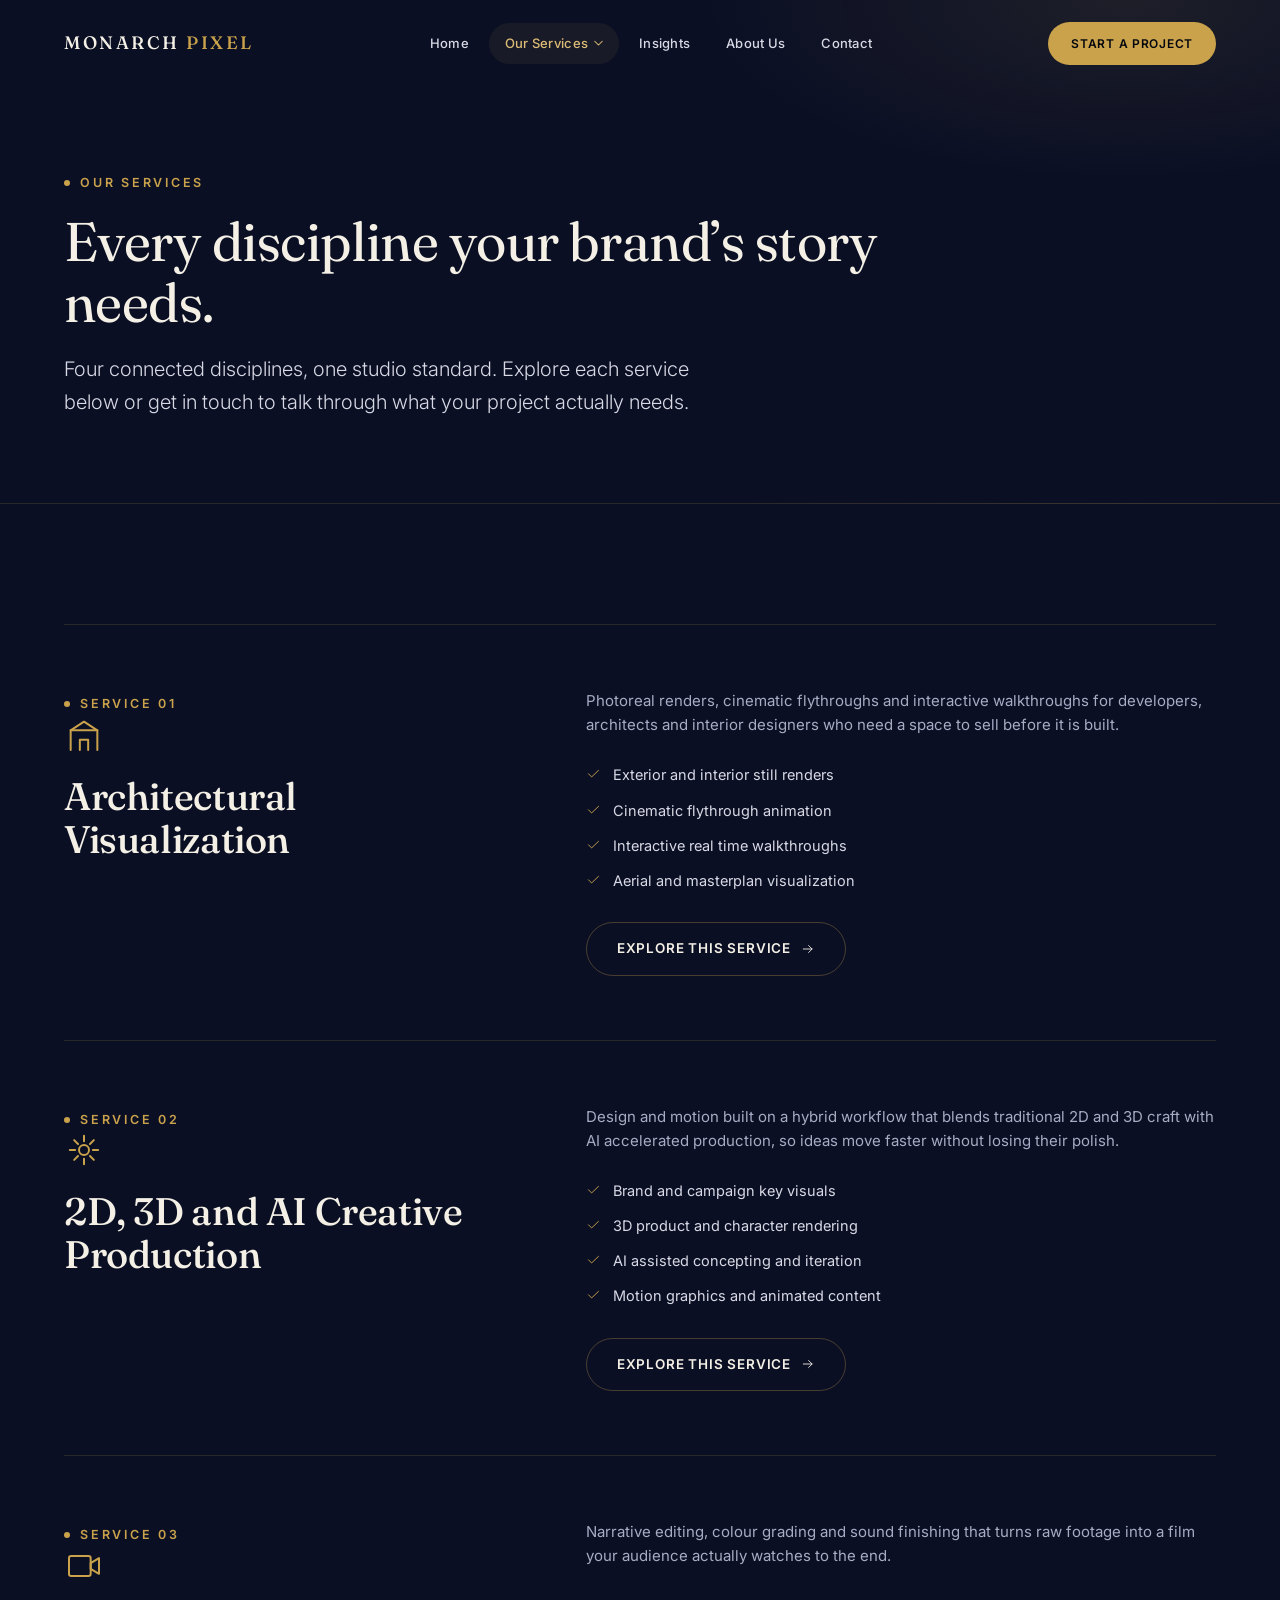
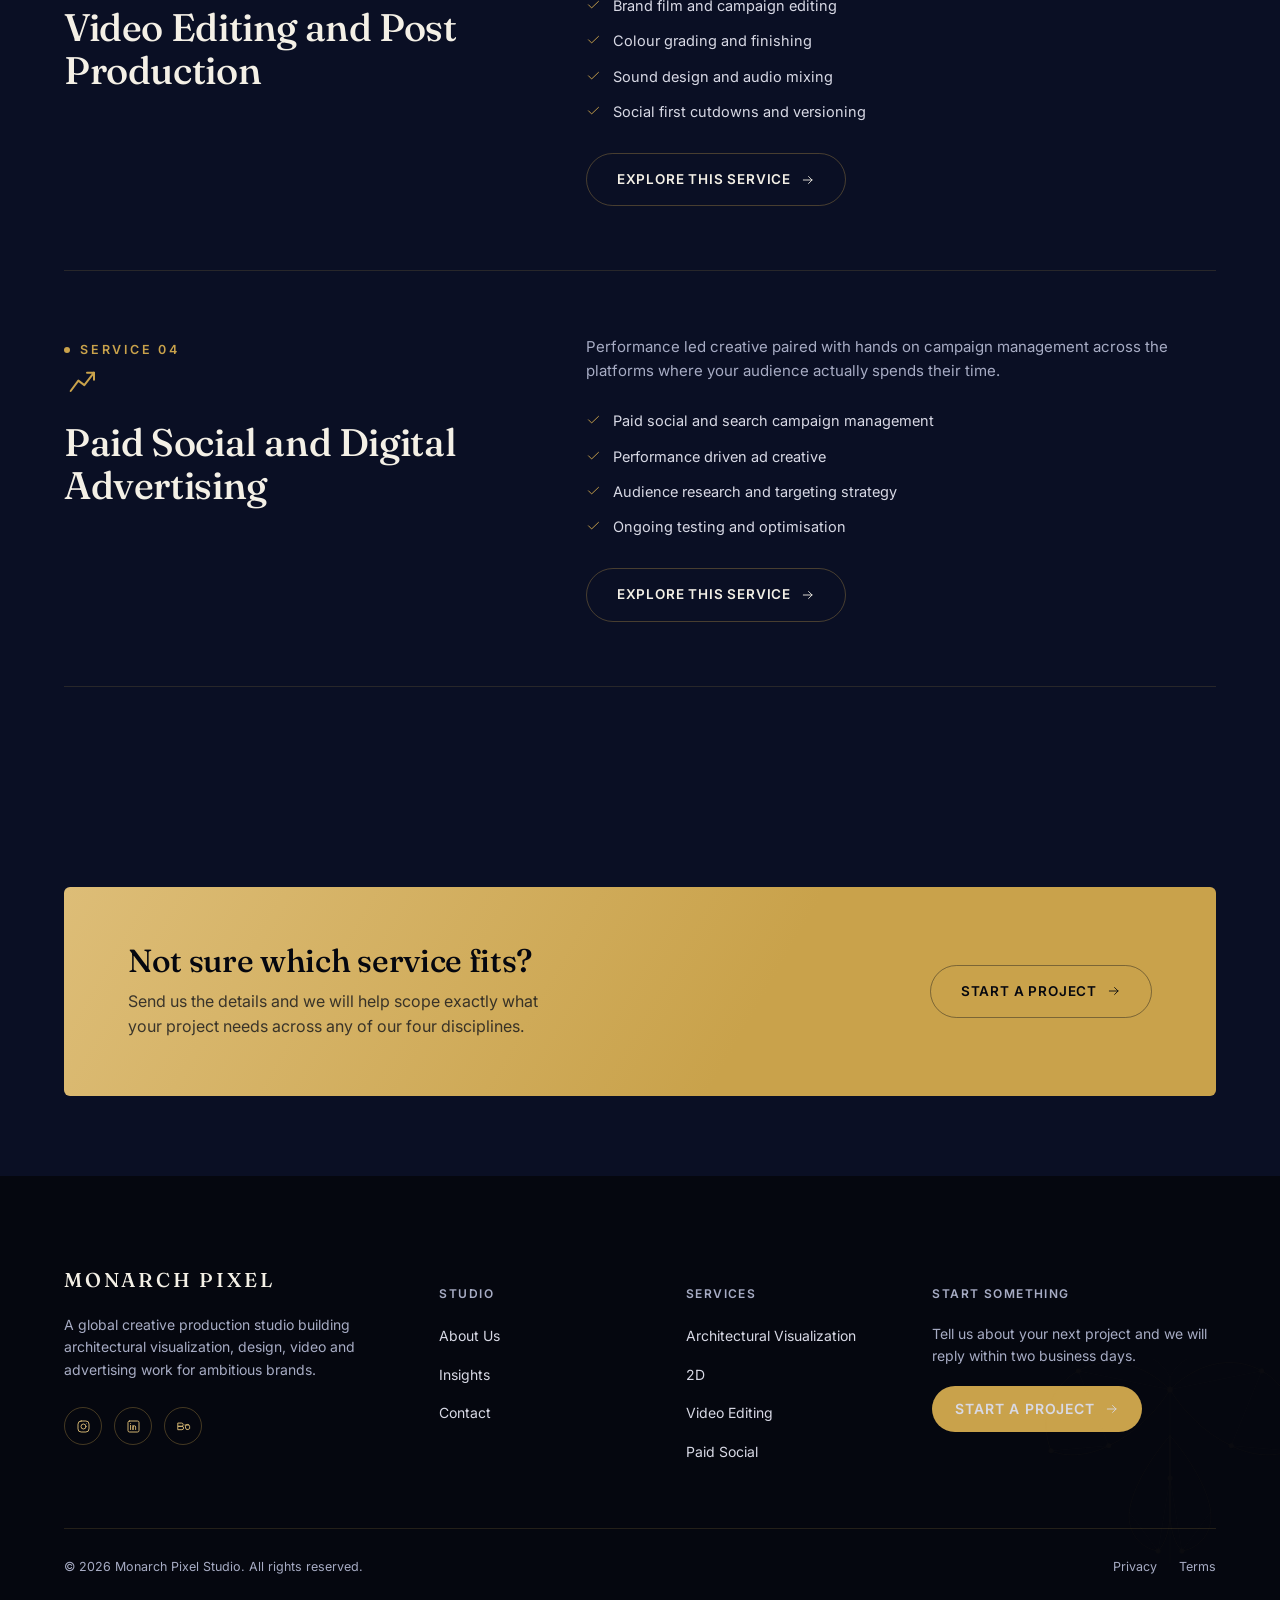
<file: monarch-pixel-website_2/services.html>
<!DOCTYPE html>
<html lang="en">
<head>
<meta charset="UTF-8">
<meta name="viewport" content="width=device-width, initial-scale=1.0">
<title>Our Services | Monarch Pixel</title>
<meta name="description" content="Explore Monarch Pixel's four creative disciplines: architectural visualization, 2D/3D and AI creative production, video editing and paid advertising.">
<link rel="icon" href="data:image/svg+xml,%3Csvg xmlns='http://www.w3.org/2000/svg' viewBox='0 0 64 64'%3E%3Crect width='64' height='64' rx='12' fill='%230a0f24'/%3E%3Ctext x='32' y='43' font-family='Georgia,serif' font-size='30' fill='%23c9a24b' text-anchor='middle'%3EM%3C/text%3E%3C/svg%3E">
<link rel="preconnect" href="https://fonts.googleapis.com">
<link rel="preconnect" href="https://fonts.gstatic.com" crossorigin>
<link href="https://fonts.googleapis.com/css2?family=Fraunces:ital,opsz,wght@0,9..144,300;0,9..144,400;0,9..144,500;0,9..144,600;1,9..144,400;1,9..144,500&family=Inter:wght@300;400;500;600;700&display=swap" rel="stylesheet">
<link rel="stylesheet" href="assets/css/style.css">
</head>
<body>
<a class="skip-link" href="#main">Skip to content</a>
<header class="site-header">
  <div class="wrap">
    <a href="index.html" class="wordmark">MONARCH<span> </span><span>PIXEL</span></a>
    <nav class="main-nav" aria-label="Primary">
      <ul><li><a href="index.html" class="nav-link">Home</a></li><li class="nav-item"><a href="services.html" class="nav-link active">Our Services <svg class='chev' viewBox="0 0 12 8" fill="none" stroke="currentColor" stroke-width="1.4" stroke-linecap="round" stroke-linejoin="round" aria-hidden="true"><path d="M1 1l5 5 5-5"/></svg></a><div class="dropdown"><a href="service-archviz.html"><span class="d-title">Architectural Visualization</span><span class="d-sub">Photoreal renders, walkthroughs and flythroughs</span></a><a href="service-creative.html"><span class="d-title">2D, 3D and AI Creative Production</span><span class="d-sub">Design and motion built on hybrid AI workflows</span></a><a href="service-video.html"><span class="d-title">Video Editing and Post Production</span><span class="d-sub">Cinematic edits, colour and finishing</span></a><a href="service-ads.html"><span class="d-title">Paid Social and Digital Advertising</span><span class="d-sub">Performance creative and campaign management</span></a><div class="dropdown-divider"></div><a href="services.html"><span class="d-title">All Services</span><span class="d-sub">See the full overview</span></a></div></li><li><a href="insights.html" class="nav-link">Insights</a></li><li><a href="about.html" class="nav-link">About Us</a></li><li><a href="contact.html" class="nav-link">Contact</a></li></ul>
    </nav>
    <div class="header-actions">
      <a href="contact.html" class="btn btn-gold btn-sm">Start a Project</a>
      <button class="burger" aria-label="Open menu" aria-expanded="false">
        <span></span><span></span><span></span>
      </button>
    </div>
  </div>
</header>
<div class="mobile-nav">
  <ul><li><a href="index.html">Home</a></li><li>
              <a href="services.html">Our Services</a>
              <button class="mobile-expand" aria-expanded="false">View all services +</button>
              <div class="m-sub"><a href="service-archviz.html">Architectural Visualization</a><a href="service-creative.html">2D, 3D and AI Creative Production</a><a href="service-video.html">Video Editing and Post Production</a><a href="service-ads.html">Paid Social and Digital Advertising</a></div>
            </li><li><a href="insights.html">Insights</a></li><li><a href="about.html">About Us</a></li><li><a href="contact.html">Contact</a></li></ul>
  <div class="mobile-nav-actions">
    <a href="contact.html" class="btn btn-gold btn-block">Start a Project</a>
  </div>
</div>
<main id="main">
<section class="page-header">
  <div class="wrap">
    <p class="eyebrow">Our Services</p>
    <h1 class="h-1">Every discipline your brand&rsquo;s story needs.</h1>
    <p class="lede">Four connected disciplines, one studio standard. Explore each service below or get in touch to talk through what your project actually needs.</p>
  </div>
</section><section class="section">
  <div class="wrap"><div class="svc-row-plain reveal">
      <div class="svc-row-head">
        <p class="eyebrow">Service 01</p>
        <div class="svc-icon"><svg viewBox="0 0 24 24" fill="none" stroke="currentColor" stroke-width="1.5" stroke-linecap="round" stroke-linejoin="round" aria-hidden="true"><path d="M4 21V9.2l8-5.2l8 5.2V21"/><path d="M9.5 21v-6.2h5V21"/><path d="M4 9.2h16"/></svg></div>
        <h2 class="h-2" style="margin-top:8px;">Architectural Visualization</h2>
      </div>
      <div class="svc-row-body">
        <p class="body-m" style="font-size:15px;">Photoreal renders, cinematic flythroughs and interactive walkthroughs for developers, architects and interior designers who need a space to sell before it is built.</p>
        <ul class="svc-bullets"><li><svg viewBox="0 0 24 24" fill="none" stroke="currentColor" stroke-width="1.5" stroke-linecap="round" stroke-linejoin="round" aria-hidden="true"><path d="M4 12.5l5 5L20 7"/></svg><span>Exterior and interior still renders</span></li><li><svg viewBox="0 0 24 24" fill="none" stroke="currentColor" stroke-width="1.5" stroke-linecap="round" stroke-linejoin="round" aria-hidden="true"><path d="M4 12.5l5 5L20 7"/></svg><span>Cinematic flythrough animation</span></li><li><svg viewBox="0 0 24 24" fill="none" stroke="currentColor" stroke-width="1.5" stroke-linecap="round" stroke-linejoin="round" aria-hidden="true"><path d="M4 12.5l5 5L20 7"/></svg><span>Interactive real time walkthroughs</span></li><li><svg viewBox="0 0 24 24" fill="none" stroke="currentColor" stroke-width="1.5" stroke-linecap="round" stroke-linejoin="round" aria-hidden="true"><path d="M4 12.5l5 5L20 7"/></svg><span>Aerial and masterplan visualization</span></li></ul>
        <a href="service-archviz.html" class="btn btn-line" style="margin-top:30px;">Explore this service <svg viewBox="0 0 24 24" fill="none" stroke="currentColor" stroke-width="1.5" stroke-linecap="round" stroke-linejoin="round" aria-hidden="true"><path d="M4 12h15M13 6l6 6l-6 6"/></svg></a>
      </div>
    </div><div class="svc-row-plain reveal">
      <div class="svc-row-head">
        <p class="eyebrow">Service 02</p>
        <div class="svc-icon"><svg viewBox="0 0 24 24" fill="none" stroke="currentColor" stroke-width="1.5" stroke-linecap="round" stroke-linejoin="round" aria-hidden="true"><circle cx="12" cy="12" r="3"/><path d="M12 3.5v3.2M12 17.3v3.2M3.5 12h3.2M17.3 12h3.2M6.1 6.1l2.3 2.3M15.6 15.6l2.3 2.3M17.9 6.1l-2.3 2.3M8.4 15.6l-2.3 2.3"/></svg></div>
        <h2 class="h-2" style="margin-top:8px;">2D, 3D and AI Creative Production</h2>
      </div>
      <div class="svc-row-body">
        <p class="body-m" style="font-size:15px;">Design and motion built on a hybrid workflow that blends traditional 2D and 3D craft with AI accelerated production, so ideas move faster without losing their polish.</p>
        <ul class="svc-bullets"><li><svg viewBox="0 0 24 24" fill="none" stroke="currentColor" stroke-width="1.5" stroke-linecap="round" stroke-linejoin="round" aria-hidden="true"><path d="M4 12.5l5 5L20 7"/></svg><span>Brand and campaign key visuals</span></li><li><svg viewBox="0 0 24 24" fill="none" stroke="currentColor" stroke-width="1.5" stroke-linecap="round" stroke-linejoin="round" aria-hidden="true"><path d="M4 12.5l5 5L20 7"/></svg><span>3D product and character rendering</span></li><li><svg viewBox="0 0 24 24" fill="none" stroke="currentColor" stroke-width="1.5" stroke-linecap="round" stroke-linejoin="round" aria-hidden="true"><path d="M4 12.5l5 5L20 7"/></svg><span>AI assisted concepting and iteration</span></li><li><svg viewBox="0 0 24 24" fill="none" stroke="currentColor" stroke-width="1.5" stroke-linecap="round" stroke-linejoin="round" aria-hidden="true"><path d="M4 12.5l5 5L20 7"/></svg><span>Motion graphics and animated content</span></li></ul>
        <a href="service-creative.html" class="btn btn-line" style="margin-top:30px;">Explore this service <svg viewBox="0 0 24 24" fill="none" stroke="currentColor" stroke-width="1.5" stroke-linecap="round" stroke-linejoin="round" aria-hidden="true"><path d="M4 12h15M13 6l6 6l-6 6"/></svg></a>
      </div>
    </div><div class="svc-row-plain reveal">
      <div class="svc-row-head">
        <p class="eyebrow">Service 03</p>
        <div class="svc-icon"><svg viewBox="0 0 24 24" fill="none" stroke="currentColor" stroke-width="1.5" stroke-linecap="round" stroke-linejoin="round" aria-hidden="true"><rect x="3" y="6" width="13" height="12" rx="1.3"/><path d="M16 10.3l5-3v9.4l-5-3z"/></svg></div>
        <h2 class="h-2" style="margin-top:8px;">Video Editing and Post Production</h2>
      </div>
      <div class="svc-row-body">
        <p class="body-m" style="font-size:15px;">Narrative editing, colour grading and sound finishing that turns raw footage into a film your audience actually watches to the end.</p>
        <ul class="svc-bullets"><li><svg viewBox="0 0 24 24" fill="none" stroke="currentColor" stroke-width="1.5" stroke-linecap="round" stroke-linejoin="round" aria-hidden="true"><path d="M4 12.5l5 5L20 7"/></svg><span>Brand film and campaign editing</span></li><li><svg viewBox="0 0 24 24" fill="none" stroke="currentColor" stroke-width="1.5" stroke-linecap="round" stroke-linejoin="round" aria-hidden="true"><path d="M4 12.5l5 5L20 7"/></svg><span>Colour grading and finishing</span></li><li><svg viewBox="0 0 24 24" fill="none" stroke="currentColor" stroke-width="1.5" stroke-linecap="round" stroke-linejoin="round" aria-hidden="true"><path d="M4 12.5l5 5L20 7"/></svg><span>Sound design and audio mixing</span></li><li><svg viewBox="0 0 24 24" fill="none" stroke="currentColor" stroke-width="1.5" stroke-linecap="round" stroke-linejoin="round" aria-hidden="true"><path d="M4 12.5l5 5L20 7"/></svg><span>Social first cutdowns and versioning</span></li></ul>
        <a href="service-video.html" class="btn btn-line" style="margin-top:30px;">Explore this service <svg viewBox="0 0 24 24" fill="none" stroke="currentColor" stroke-width="1.5" stroke-linecap="round" stroke-linejoin="round" aria-hidden="true"><path d="M4 12h15M13 6l6 6l-6 6"/></svg></a>
      </div>
    </div><div class="svc-row-plain reveal">
      <div class="svc-row-head">
        <p class="eyebrow">Service 04</p>
        <div class="svc-icon"><svg viewBox="0 0 24 24" fill="none" stroke="currentColor" stroke-width="1.5" stroke-linecap="round" stroke-linejoin="round" aria-hidden="true"><path d="M4 18l4.6-6.2l3.6 2.7L18 7"/><path d="M13.8 7H18v4.2"/></svg></div>
        <h2 class="h-2" style="margin-top:8px;">Paid Social and Digital Advertising</h2>
      </div>
      <div class="svc-row-body">
        <p class="body-m" style="font-size:15px;">Performance led creative paired with hands on campaign management across the platforms where your audience actually spends their time.</p>
        <ul class="svc-bullets"><li><svg viewBox="0 0 24 24" fill="none" stroke="currentColor" stroke-width="1.5" stroke-linecap="round" stroke-linejoin="round" aria-hidden="true"><path d="M4 12.5l5 5L20 7"/></svg><span>Paid social and search campaign management</span></li><li><svg viewBox="0 0 24 24" fill="none" stroke="currentColor" stroke-width="1.5" stroke-linecap="round" stroke-linejoin="round" aria-hidden="true"><path d="M4 12.5l5 5L20 7"/></svg><span>Performance driven ad creative</span></li><li><svg viewBox="0 0 24 24" fill="none" stroke="currentColor" stroke-width="1.5" stroke-linecap="round" stroke-linejoin="round" aria-hidden="true"><path d="M4 12.5l5 5L20 7"/></svg><span>Audience research and targeting strategy</span></li><li><svg viewBox="0 0 24 24" fill="none" stroke="currentColor" stroke-width="1.5" stroke-linecap="round" stroke-linejoin="round" aria-hidden="true"><path d="M4 12.5l5 5L20 7"/></svg><span>Ongoing testing and optimisation</span></li></ul>
        <a href="service-ads.html" class="btn btn-line" style="margin-top:30px;">Explore this service <svg viewBox="0 0 24 24" fill="none" stroke="currentColor" stroke-width="1.5" stroke-linecap="round" stroke-linejoin="round" aria-hidden="true"><path d="M4 12h15M13 6l6 6l-6 6"/></svg></a>
      </div>
    </div></div>
</section><section class="section-tight">
  <div class="wrap">
    <div class="cta-band reveal">
      <div>
        <h3>Not sure which service fits?</h3>
        <p>Send us the details and we will help scope exactly what your project needs across any of our four disciplines.</p>
      </div>
      <div class="cta-band-actions">
        <a href="contact.html" class="btn btn-ghost-dark" style="border:1px solid rgba(6,10,20,.4);">Start a Project <svg viewBox="0 0 24 24" fill="none" stroke="currentColor" stroke-width="1.5" stroke-linecap="round" stroke-linejoin="round" aria-hidden="true"><path d="M4 12h15M13 6l6 6l-6 6"/></svg></a>
      </div>
    </div>
  </div>
</section>
</main>
<footer class="site-footer">
  <div class="wrap">
    <div class="footer-top">
      <div class="footer-brand">
        <a href="index.html" class="wordmark">MONARCH PIXEL</a>
        <p>A global creative production studio building architectural visualization, design, video and advertising work for ambitious brands.</p>
        <div class="footer-social">
          <a href="#" aria-label="Instagram"><svg viewBox="0 0 24 24" fill="none" stroke="currentColor" stroke-width="1.5" stroke-linecap="round" stroke-linejoin="round" aria-hidden="true"><rect x="3.2" y="3.2" width="17.6" height="17.6" rx="5"/><circle cx="12" cy="12" r="4"/><circle cx="17" cy="7" r="0.6" fill="currentColor" stroke="none"/></svg></a>
          <a href="#" aria-label="LinkedIn"><svg viewBox="0 0 24 24" fill="none" stroke="currentColor" stroke-width="1.5" stroke-linecap="round" stroke-linejoin="round" aria-hidden="true"><rect x="3.2" y="3.2" width="17.6" height="17.6" rx="2.4"/><path d="M7.3 10.2v6.6M7.3 7.4v.02M11.2 16.8v-3.9a2.1 2.1 0 0 1 4.2 0v3.9M11.2 10.2v6.6"/></svg></a>
          <a href="#" aria-label="Behance"><svg viewBox="0 0 24 24" fill="none" stroke="currentColor" stroke-width="1.5" stroke-linecap="round" stroke-linejoin="round" aria-hidden="true"><path d="M3.5 6.5h5.4a2.6 2.6 0 0 1 0 5.2H3.5zM3.5 11.7h5.9a2.7 2.7 0 0 1 0 5.4H3.5z"/><path d="M14.2 9.6h6M15 13.4a3.5 3.5 0 1 0 6.8 -1.1c0 -2.1 -1.5 -3.6 -3.4 -3.6c-1.9 0 -3.3 1.4 -3.4 3.3"/></svg></a>
        </div>
      </div>
      <div class="footer-col">
        <h5>Studio</h5>
        <ul>
          <li><a href="about.html">About Us</a></li>
          <li><a href="insights.html">Insights</a></li>
          <li><a href="contact.html">Contact</a></li>
        </ul>
      </div>
      <div class="footer-col">
        <h5>Services</h5>
        <ul>
          <li><a href="service-archviz.html">Architectural Visualization</a></li><li><a href="service-creative.html">2D</a></li><li><a href="service-video.html">Video Editing</a></li><li><a href="service-ads.html">Paid Social</a></li>
        </ul>
      </div>
      <div class="footer-col footer-cta">
        <h5>Start Something</h5>
        <p>Tell us about your next project and we will reply within two business days.</p>
        <a href="contact.html" class="btn btn-gold btn-sm">Start a Project <svg viewBox="0 0 24 24" fill="none" stroke="currentColor" stroke-width="1.5" stroke-linecap="round" stroke-linejoin="round" aria-hidden="true"><path d="M4 12h15M13 6l6 6l-6 6"/></svg></a>
      </div>
    </div>
    <div class="footer-bottom">
      <p>&copy; 2026 Monarch Pixel Studio. All rights reserved.</p>
      <div class="footer-bottom-links">
        <a href="contact.html">Privacy</a>
        <a href="contact.html">Terms</a>
      </div>
    </div>
  </div>
  <svg class="monarch-mark footer-watermark" viewBox="0 0 400 420" xmlns="http://www.w3.org/2000/svg">
  <path class="mk-line" d="M200 96 C170 66 128 54 92 74 C58 93 46 132 60 168 C78 176 104 174 128 162 C158 148 184 122 200 96 Z"/>
  <path class="mk-line" d="M200 96 C230 66 272 54 308 74 C342 93 354 132 340 168 C322 176 296 174 272 162 C242 148 216 122 200 96 Z"/>
  <path class="mk-line" d="M200 150 C178 176 156 210 152 240 C150 264 164 282 186 286 C204 266 200 232 200 200 Z"/>
  <path class="mk-line" d="M200 150 C222 176 244 210 248 240 C250 264 236 282 214 286 C196 266 200 232 200 200 Z"/>
  <path class="mk-line alt" d="M92 74 L128 162 M60 168 L128 162 M92 74 L200 96 M308 74 L272 162 M340 168 L272 162 M308 74 L200 96"/>
  <path class="mk-line alt" d="M152 240 L186 286 M200 200 L186 286 M248 240 L214 286 M200 200 L214 286"/>
  <path class="mk-line" d="M200 82 L200 300"/>
  <path class="mk-line alt" d="M200 82 C196 72 188 64 180 60 M200 82 C204 72 212 64 220 60"/>
  <circle class="mk-dot" cx="200" cy="96" r="3.4"/>
  <circle class="mk-dot" cx="92" cy="74" r="3"/>
  <circle class="mk-dot" cx="308" cy="74" r="3"/>
  <circle class="mk-dot" cx="60" cy="168" r="3"/>
  <circle class="mk-dot" cx="340" cy="168" r="3"/>
  <circle class="mk-dot" cx="128" cy="162" r="3"/>
  <circle class="mk-dot" cx="272" cy="162" r="3"/>
  <circle class="mk-dot" cx="186" cy="286" r="3"/>
  <circle class="mk-dot" cx="214" cy="286" r="3"/>
  <circle class="mk-dot" cx="200" cy="200" r="3.2"/>
</svg>
</footer>
<div class="toast"><span>Message</span></div>
<script src="assets/js/main.js"></script>
</body>
</html>
</file>
<file: monarch-pixel-website_2/assets/css/style.css>
/* ==========================================================================
   MONARCH PIXEL — Global Stylesheet
   Deep navy + premium gold. Serif display (Fraunces) + Inter body.
   ========================================================================== */

:root{
  --navy-950:#05070f;
  --navy-900:#0a0f24;
  --navy-850:#0d132c;
  --navy-800:#101836;
  --navy-700:#16203f;
  --navy-600:#202b4d;
  --gold-500:#c9a24b;
  --gold-400:#ddbd77;
  --gold-300:#ecd7a3;
  --cream-100:#f4f0e6;
  --cream-300:#d8d9e5;
  --cream-400:#a7acc4;
  --line:rgba(201,162,75,.16);
  --line-strong:rgba(201,162,75,.32);
  --shadow-gold:0 0 0 1px rgba(201,162,75,.25), 0 24px 60px -24px rgba(201,162,75,.25);
  --radius-s:2px;
  --radius-m:4px;
  --radius-l:6px;
  --maxw:1280px;
  --pad:clamp(20px, 5vw, 64px);
  --ease:cubic-bezier(.22,.61,.36,1);
}

*,*::before,*::after{box-sizing:border-box;}
html{scroll-behavior:smooth;}
@media (prefers-reduced-motion: reduce){
  html{scroll-behavior:auto;}
  *,*::before,*::after{animation-duration:.001ms !important; animation-iteration-count:1 !important; transition-duration:.001ms !important; scroll-behavior:auto !important;}
}

body{
  margin:0;
  background:var(--navy-900);
  color:var(--cream-100);
  font-family:'Inter', -apple-system, BlinkMacSystemFont, 'Segoe UI', sans-serif;
  font-size:16px;
  line-height:1.6;
  -webkit-font-smoothing:antialiased;
  overflow-x:hidden;
}

img,svg{max-width:100%; display:block;}

a{color:inherit; text-decoration:none;}

h1,h2,h3,h4{
  font-family:'Fraunces', Georgia, serif;
  font-weight:500;
  line-height:1.12;
  margin:0;
  letter-spacing:-.01em;
}
h1{font-weight:400;}
em, .italic{font-style:italic; font-weight:400; color:var(--gold-400);}

p{margin:0;}

.wrap{max-width:var(--maxw); margin:0 auto; padding-left:var(--pad); padding-right:var(--pad);}

:focus-visible{outline:2px solid var(--gold-400); outline-offset:3px;}

::selection{background:var(--gold-500); color:var(--navy-950);}

/* ---------- Type scale ---------- */
.eyebrow{
  font-family:'Inter', sans-serif;
  font-size:12.5px;
  font-weight:600;
  letter-spacing:.22em;
  text-transform:uppercase;
  color:var(--gold-500);
  display:inline-flex;
  align-items:center;
  gap:10px;
}
.eyebrow::before{
  content:'';
  width:6px; height:6px;
  border-radius:50%;
  background:var(--gold-500);
  display:inline-block;
  flex-shrink:0;
}
.h-display{font-size:clamp(2.6rem, 6vw, 4.6rem); letter-spacing:-.02em;}
.h-1{font-size:clamp(2.2rem, 4.6vw, 3.4rem);}
.h-2{font-size:clamp(1.7rem, 3vw, 2.4rem);}
.h-3{font-size:clamp(1.25rem, 1.8vw, 1.6rem); font-weight:600;}
.lede{font-size:clamp(1.05rem, 1.6vw, 1.25rem); color:var(--cream-300); font-weight:300; line-height:1.65;}
.body-m{font-size:1rem; color:var(--cream-400);}
.small-label{font-size:12px; letter-spacing:.14em; text-transform:uppercase; color:var(--cream-400); font-weight:600;}

/* ---------- Buttons ---------- */
.btn{
  display:inline-flex;
  align-items:center;
  justify-content:center;
  gap:10px;
  padding:15px 30px;
  font-family:'Inter', sans-serif;
  font-size:13.5px;
  font-weight:600;
  letter-spacing:.06em;
  text-transform:uppercase;
  border-radius:999px;
  border:1px solid transparent;
  cursor:pointer;
  transition:transform .35s var(--ease), box-shadow .35s var(--ease), background .35s var(--ease), color .35s var(--ease), border-color .35s var(--ease);
  white-space:nowrap;
}
.btn svg{width:14px; height:14px; transition:transform .35s var(--ease);}
.btn:hover svg{transform:translateX(3px);}
.btn-gold{background:var(--gold-500); color:var(--navy-950);}
.btn-gold:hover{background:var(--gold-400); box-shadow:var(--shadow-gold); transform:translateY(-2px);}
.btn-line{border-color:var(--line-strong); color:var(--cream-100); background:transparent;}
.btn-line:hover{border-color:var(--gold-500); color:var(--gold-400); transform:translateY(-2px);}
.btn-ghost-dark{border-color:rgba(6,10,20,.3); color:var(--navy-950); background:transparent;}
.btn-ghost-dark:hover{background:rgba(6,10,20,.08); transform:translateY(-2px);}
.btn-sm{padding:11px 22px; font-size:12px;}
.btn-block{width:100%;}

/* ---------- Header / Nav ---------- */
.site-header{
  position:fixed; top:0; left:0; right:0; z-index:200;
  padding:22px 0;
  transition:padding .4s var(--ease), background .4s var(--ease), border-color .4s var(--ease), backdrop-filter .4s var(--ease);
  border-bottom:1px solid transparent;
}
.site-header.scrolled{
  padding:14px 0;
  background:rgba(6,9,20,.82);
  backdrop-filter:blur(14px);
  border-bottom-color:var(--line);
}
.site-header .wrap{display:flex; align-items:center; justify-content:space-between; gap:24px;}
.wordmark{
  font-family:'Fraunces', serif;
  font-size:18px;
  font-weight:500;
  letter-spacing:.14em;
  text-transform:uppercase;
  color:var(--cream-100);
  white-space:nowrap;
}
.wordmark span{color:var(--gold-500);}

.main-nav{display:flex; align-items:center; gap:2px;}
.main-nav > ul{display:flex; align-items:center; gap:4px; list-style:none; margin:0; padding:0;}
.main-nav a.nav-link{
  display:inline-flex; align-items:center; gap:6px;
  padding:10px 16px;
  font-size:13px; font-weight:500; letter-spacing:.02em;
  color:var(--cream-300);
  border-radius:999px;
  transition:color .3s var(--ease), background .3s var(--ease);
}
.main-nav a.nav-link:hover, .main-nav a.nav-link.active{color:var(--gold-400); background:rgba(201,162,75,.08);}
.nav-item{position:relative;}
.nav-item .chev{width:9px; height:9px; transition:transform .3s var(--ease);}
.nav-item:hover .chev{transform:rotate(180deg);}
.dropdown{
  position:absolute; top:calc(100% + 10px); left:50%; transform:translateX(-50%) translateY(6px);
  min-width:280px;
  background:var(--navy-800);
  border:1px solid var(--line);
  border-radius:var(--radius-l);
  padding:10px;
  opacity:0; visibility:hidden; pointer-events:none;
  transition:opacity .28s var(--ease), transform .28s var(--ease), visibility .28s;
  box-shadow:0 30px 60px -20px rgba(0,0,0,.6);
}
.nav-item:hover .dropdown{opacity:1; visibility:visible; pointer-events:auto; transform:translateX(-50%) translateY(0);}
.dropdown a{display:flex; flex-direction:column; gap:2px; padding:11px 14px; border-radius:var(--radius-m); transition:background .25s var(--ease);}
.dropdown a:hover{background:rgba(201,162,75,.08);}
.dropdown a .d-title{font-size:13.5px; font-weight:600; color:var(--cream-100);}
.dropdown a .d-sub{font-size:11.5px; color:var(--cream-400);}
.dropdown-divider{height:1px; background:var(--line); margin:6px 4px;}

.header-actions{display:flex; align-items:center; gap:10px;}
.burger{
  display:none; width:42px; height:42px; border-radius:50%;
  border:1px solid var(--line-strong); background:transparent;
  align-items:center; justify-content:center; cursor:pointer;
  flex-direction:column; gap:5px;
}
.burger span{width:16px; height:1px; background:var(--cream-100); display:block; transition:transform .3s var(--ease), opacity .3s var(--ease);}
.burger.is-open span:nth-child(1){transform:translateY(6px) rotate(45deg);}
.burger.is-open span:nth-child(2){opacity:0;}
.burger.is-open span:nth-child(3){transform:translateY(-6px) rotate(-45deg);}

.mobile-nav{
  position:fixed; inset:0; z-index:190;
  background:var(--navy-950);
  display:flex; flex-direction:column;
  padding:100px 28px 40px;
  transform:translateY(-100%);
  transition:transform .5s var(--ease);
  overflow-y:auto;
}
.mobile-nav.is-open{transform:translateY(0);}
.mobile-nav ul{list-style:none; margin:0; padding:0; display:flex; flex-direction:column;}
.mobile-nav li{border-bottom:1px solid var(--line);}
.mobile-nav a{display:block; padding:20px 4px; font-family:'Fraunces',serif; font-size:26px; color:var(--cream-100);}
.mobile-nav .m-sub{padding-left:16px; display:none; flex-direction:column;}
.mobile-nav .m-sub.open{display:flex;}
.mobile-nav .m-sub a{font-family:'Inter',sans-serif; font-size:15px; padding:14px 4px; color:var(--cream-400);}
.mobile-nav-actions{margin-top:28px; display:flex; flex-direction:column; gap:12px;}
.mobile-expand{background:none;border:none;color:var(--gold-400);font-size:12px;letter-spacing:.1em;text-transform:uppercase;padding:0 0 16px;cursor:pointer;}

@media (max-width: 980px){
  .main-nav, .header-actions .btn{display:none;}
  .burger{display:flex;}
}

/* ---------- Sections / layout ---------- */
section{position:relative;}
.section{padding:120px 0;}
.section-tight{padding:80px 0;}
@media (max-width:780px){
  .section{padding:76px 0;}
  .section-tight{padding:56px 0;}
}
.panel{background:var(--navy-850);}
.hairline-top{border-top:1px solid var(--line);}
.hairline-bottom{border-bottom:1px solid var(--line);}

.section-head{max-width:760px; margin-bottom:56px;}
.section-head .h-2, .section-head .h-1{margin-top:18px;}
.section-head.center{margin-left:auto; margin-right:auto; text-align:center;}
.section-head.center .svc-icon{margin-left:auto; margin-right:auto;}

.grid{display:grid; gap:28px;}
.grid-2{grid-template-columns:1fr 1fr;}
.grid-3{grid-template-columns:repeat(3,1fr);}
.grid-4{grid-template-columns:repeat(4,1fr);}
@media (max-width:980px){
  .grid-3{grid-template-columns:1fr 1fr;}
  .grid-4{grid-template-columns:1fr 1fr;}
}
@media (max-width:680px){
  .grid-2, .grid-3, .grid-4{grid-template-columns:1fr;}
}

/* ---------- Reveal on scroll ---------- */
.reveal{opacity:0; transform:translateY(26px); transition:opacity .9s var(--ease), transform .9s var(--ease);}
.reveal.in{opacity:1; transform:translateY(0);}
.reveal-delay-1{transition-delay:.08s;}
.reveal-delay-2{transition-delay:.16s;}
.reveal-delay-3{transition-delay:.24s;}

/* ---------- Hero ---------- */
.hero{
  min-height:100vh;
  display:flex; align-items:center;
  padding-top:140px; padding-bottom:80px;
  background:
    radial-gradient(ellipse 60% 50% at 82% 8%, rgba(201,162,75,.10), transparent 60%),
    radial-gradient(ellipse 70% 60% at 10% 100%, rgba(201,162,75,.05), transparent 60%),
    var(--navy-900);
  overflow:hidden;
}
.hero .wrap{display:grid; grid-template-columns:1.1fr .9fr; gap:40px; align-items:center; position:relative; z-index:2;}
.hero-copy .h-display{margin-top:22px;}
.hero-copy .lede{margin-top:24px; max-width:520px;}
.hero-ctas{display:flex; gap:14px; margin-top:40px; flex-wrap:wrap;}
.hero-meta{display:flex; gap:32px; margin-top:64px; flex-wrap:wrap;}
.hero-meta div{border-left:1px solid var(--line-strong); padding-left:16px;}
.hero-meta .num{font-family:'Fraunces',serif; font-size:1.7rem; color:var(--gold-400);}
.hero-meta .lbl{font-size:11.5px; letter-spacing:.08em; text-transform:uppercase; color:var(--cream-400); margin-top:4px;}
.hero-mark{position:relative; display:flex; align-items:center; justify-content:center;}
.hero-mark svg{width:100%; height:auto; max-width:460px;}
@media (max-width:980px){
  .hero .wrap{grid-template-columns:1fr;}
  .hero-mark{order:-1; max-width:280px; margin:0 auto;}
  .hero{padding-top:120px;}
}

/* monarch line art strokes draw-in */
.mk-line{
  stroke:var(--gold-500); stroke-width:1; fill:none;
  stroke-dasharray:1400; stroke-dashoffset:1400;
  animation:draw 2.6s var(--ease) forwards .3s;
}
.mk-line.alt{stroke:var(--gold-300); opacity:.55; animation-delay:.6s;}
.mk-dot{fill:var(--gold-500); opacity:0; animation:fadein 1s var(--ease) forwards 2.2s;}
@keyframes draw{to{stroke-dashoffset:0;}}
@keyframes fadein{to{opacity:1;}}
@media (prefers-reduced-motion: reduce){
  .mk-line{stroke-dashoffset:0; animation:none;}
  .mk-dot{opacity:1; animation:none;}
}

/* ---------- Page header (interior pages) ---------- */
.page-header{
  padding:168px 0 84px;
  background:
    radial-gradient(ellipse 55% 60% at 88% 0%, rgba(201,162,75,.10), transparent 60%),
    var(--navy-900);
  border-bottom:1px solid var(--line);
}
.page-header .h-1{margin-top:18px; max-width:820px;}
.page-header .lede{margin-top:20px; max-width:640px;}
.crumb{display:flex; gap:8px; align-items:center; font-size:12.5px; color:var(--cream-400); margin-bottom:22px;}
.crumb a:hover{color:var(--gold-400);}
.crumb .sep{color:var(--line-strong);}

/* ---------- Showreel ---------- */
.reel-frame{
  position:relative;
  aspect-ratio:16/9;
  border-radius:var(--radius-l);
  overflow:hidden;
  border:1px solid var(--line-strong);
  background:
    linear-gradient(160deg, var(--navy-800), var(--navy-950)),
    repeating-linear-gradient(115deg, rgba(201,162,75,.05) 0 2px, transparent 2px 90px);
  display:flex; align-items:center; justify-content:center;
  cursor:pointer;
}
.reel-frame::after{
  content:''; position:absolute; inset:0;
  background:radial-gradient(circle at 50% 50%, transparent 0%, rgba(5,7,15,.55) 100%);
}
.reel-play{
  position:relative; z-index:2;
  width:88px; height:88px; border-radius:50%;
  border:1px solid var(--line-strong);
  background:rgba(10,15,36,.5); backdrop-filter:blur(6px);
  display:flex; align-items:center; justify-content:center;
  transition:transform .4s var(--ease), background .4s var(--ease), border-color .4s var(--ease);
}
.reel-frame:hover .reel-play{transform:scale(1.08); background:var(--gold-500); border-color:var(--gold-500);}
.reel-frame:hover .reel-play svg{fill:var(--navy-950);}
.reel-play svg{width:20px; height:20px; fill:var(--gold-400); margin-left:3px; transition:fill .4s var(--ease);}
.reel-caption{position:absolute; left:28px; bottom:24px; z-index:2;}
.reel-caption .small-label{color:var(--cream-300);}
.reel-caption .h-3{margin-top:6px; color:#fff;}

/* ---------- Service cards ---------- */
.svc-grid{display:grid; grid-template-columns:1fr 1fr; gap:24px;}
.svc-card{
  position:relative; border:1px solid var(--line); border-radius:var(--radius-l);
  background:var(--navy-850);
  padding:40px; overflow:hidden;
  transition:transform .5s var(--ease), border-color .5s var(--ease), box-shadow .5s var(--ease);
  display:flex; flex-direction:column; min-height:340px;
}
.svc-card.feature{min-height:420px;}
.svc-card:hover{transform:translateY(-6px); border-color:var(--line-strong); box-shadow:0 30px 70px -30px rgba(0,0,0,.6);}
.svc-icon{width:40px; height:40px; margin-bottom:20px; flex-shrink:0;}
.svc-icon svg{width:100%; height:100%; stroke:var(--gold-500); fill:none; stroke-width:1.2;}
.svc-card .svc-icon{width:46px; height:46px; margin-bottom:28px;}
.svc-card .svc-icon svg{width:100%; height:100%; stroke:var(--gold-500); fill:none; stroke-width:1.1;}
.svc-card .svc-num{position:absolute; top:32px; right:36px; font-family:'Fraunces',serif; font-size:13px; color:var(--cream-400); letter-spacing:.05em;}
.svc-card h3{font-size:clamp(1.25rem,2vw,1.65rem); margin-top:auto;}
.svc-card .h-3{margin-top:0;}
.svc-card p.body-m{margin-top:14px;}
.svc-card .svc-link{margin-top:26px; display:inline-flex; align-items:center; gap:8px; font-size:12.5px; font-weight:600; letter-spacing:.06em; text-transform:uppercase; color:var(--gold-400);}
.svc-card .svc-link svg{width:13px; height:13px; transition:transform .35s var(--ease);}
.svc-card:hover .svc-link svg{transform:translateX(4px);}
.svc-card .svc-bg-motif{position:absolute; right:-30px; bottom:-30px; width:220px; opacity:.06; pointer-events:none;}
@media (max-width:780px){.svc-grid{grid-template-columns:1fr;}}

/* service overview rows, no imagery, text led */
.svc-row-plain{
  display:grid; grid-template-columns:.85fr 1.15fr; gap:56px;
  padding:64px 0; border-top:1px solid var(--line);
}
.svc-row-plain:last-child{border-bottom:1px solid var(--line);}
@media (max-width:900px){
  .svc-row-plain{grid-template-columns:1fr; gap:24px;}
}

/* service overview rows (legacy, retained for reference) */
.svc-row{display:grid; grid-template-columns:.85fr 1.15fr; gap:56px; align-items:center; padding:64px 0; border-top:1px solid var(--line);}
.svc-row:last-child{border-bottom:1px solid var(--line);}
.svc-row.reverse{grid-template-columns:1.15fr .85fr;}
.svc-row.reverse .svc-visual{order:2;}
.svc-visual{aspect-ratio:4/3; border-radius:var(--radius-l); border:1px solid var(--line); position:relative; overflow:hidden;}
.svc-bullets{list-style:none; margin:26px 0 0; padding:0; display:flex; flex-direction:column; gap:12px;}
.svc-bullets li{display:flex; gap:12px; font-size:14.5px; color:var(--cream-300); align-items:flex-start;}
.svc-bullets li svg{width:15px; height:15px; flex-shrink:0; margin-top:3px; stroke:var(--gold-500); fill:none;}
@media (max-width:900px){
  .svc-row, .svc-row.reverse{grid-template-columns:1fr;}
  .svc-row.reverse .svc-visual{order:0;}
}

/* generic art panels (procedural gradients standing in for imagery) */
.art{position:relative; overflow:hidden; background:var(--navy-800);}
.art::before{content:''; position:absolute; inset:0;}
.art-archviz::before{background:
  linear-gradient(155deg, rgba(201,162,75,.16), transparent 55%),
  repeating-linear-gradient(0deg, rgba(201,162,75,.10) 0 1px, transparent 1px 40px),
  repeating-linear-gradient(90deg, rgba(201,162,75,.10) 0 1px, transparent 1px 40px),
  linear-gradient(200deg, var(--navy-700), var(--navy-950));
}
.art-creative::before{background:
  conic-gradient(from 210deg at 30% 30%, rgba(201,162,75,.22), transparent 40%),
  radial-gradient(circle at 75% 70%, rgba(221,189,119,.14), transparent 55%),
  linear-gradient(200deg, var(--navy-700), var(--navy-950));
}
.art-video::before{background:
  repeating-linear-gradient(100deg, rgba(201,162,75,.09) 0 2px, transparent 2px 26px),
  radial-gradient(circle at 25% 25%, rgba(201,162,75,.16), transparent 55%),
  linear-gradient(200deg, var(--navy-700), var(--navy-950));
}
.art-ads::before{background:
  radial-gradient(circle at 70% 30%, rgba(201,162,75,.2), transparent 50%),
  radial-gradient(circle at 25% 75%, rgba(221,189,119,.12), transparent 50%),
  linear-gradient(200deg, var(--navy-700), var(--navy-950));
}
.art-generic::before{background:
  radial-gradient(circle at 50% 30%, rgba(201,162,75,.14), transparent 55%),
  linear-gradient(200deg, var(--navy-700), var(--navy-950));
}
.art-frame-label{position:absolute; left:20px; bottom:18px; font-size:11px; letter-spacing:.1em; text-transform:uppercase; color:var(--cream-400);}

/* ---------- Process steps ---------- */
.process{display:grid; grid-template-columns:repeat(4,1fr); gap:24px; counter-reset:step;}
.process-step{border-top:1px solid var(--line-strong); padding-top:20px;}
.process-step .step-num{font-family:'Fraunces',serif; color:var(--gold-500); font-size:1.4rem;}
.process-step h4{margin-top:14px; font-size:1.05rem;}
.process-step p{margin-top:10px; color:var(--cream-400); font-size:13.5px;}
@media (max-width:980px){.process{grid-template-columns:1fr 1fr;}}
@media (max-width:600px){.process{grid-template-columns:1fr;}}

/* ---------- CTA band ---------- */
.cta-band{
  background:linear-gradient(120deg, var(--gold-400), var(--gold-500) 60%);
  color:var(--navy-950);
  border-radius:var(--radius-l);
  padding:56px clamp(24px,5vw,72px);
  display:flex; align-items:center; justify-content:space-between; gap:32px; flex-wrap:wrap;
}
.cta-band h3{color:var(--navy-950); font-size:clamp(1.4rem,3vw,2rem);}
.cta-band p{color:rgba(6,10,20,.75); margin-top:10px; max-width:440px;}
.cta-band-actions{display:flex; gap:14px; flex-wrap:wrap;}
.cta-full{background:var(--navy-950);}
.cta-full .cta-band{margin:0;}

/* strip variant, dark */
.cta-strip{
  display:flex; align-items:center; justify-content:space-between; gap:24px; flex-wrap:wrap;
  border:1px solid var(--line-strong); border-radius:var(--radius-l);
  padding:36px 40px; background:var(--navy-850);
}
.cta-strip .h-3{font-family:'Fraunces',serif;}

/* ---------- Footer ---------- */
.site-footer{background:var(--navy-950); padding-top:88px; position:relative; overflow:hidden;}
.footer-top{display:grid; grid-template-columns:1.3fr .8fr .8fr 1.1fr; gap:40px; padding-bottom:64px; border-bottom:1px solid var(--line);}
.footer-brand .wordmark{font-size:20px;}
.footer-brand p{margin-top:18px; color:var(--cream-400); max-width:320px; font-size:14px;}
.footer-social{display:flex; gap:12px; margin-top:26px;}
.footer-social a{width:38px; height:38px; border:1px solid var(--line-strong); border-radius:50%; display:flex; align-items:center; justify-content:center; transition:border-color .3s, background .3s;}
.footer-social a:hover{border-color:var(--gold-500); background:rgba(201,162,75,.1);}
.footer-social svg{width:15px; height:15px; stroke:var(--gold-400); fill:none;}
.footer-col h5{font-size:12px; letter-spacing:.12em; text-transform:uppercase; color:var(--cream-400); margin-bottom:20px; font-weight:600;}
.footer-col ul{list-style:none; margin:0; padding:0; display:flex; flex-direction:column; gap:13px;}
.footer-col a{font-size:14px; color:var(--cream-300); transition:color .3s;}
.footer-col a:hover{color:var(--gold-400);}
.footer-cta p{color:var(--cream-400); font-size:14px; margin-bottom:18px;}
.footer-bottom{display:flex; justify-content:space-between; align-items:center; gap:20px; padding:28px 0; flex-wrap:wrap;}
.footer-bottom p{font-size:12.5px; color:var(--cream-400);}
.footer-bottom-links{display:flex; gap:22px;}
.footer-bottom-links a{font-size:12.5px; color:var(--cream-400);}
.footer-bottom-links a:hover{color:var(--gold-400);}
.footer-watermark{position:absolute; right:-60px; bottom:-60px; width:340px; opacity:.035; pointer-events:none;}
@media (max-width:980px){
  .footer-top{grid-template-columns:1fr 1fr; row-gap:44px;}
}
@media (max-width:600px){
  .footer-top{grid-template-columns:1fr;}
}

/* ---------- Forms ---------- */
.field{display:flex; flex-direction:column; gap:9px; margin-bottom:22px;}
.field label{font-size:12.5px; font-weight:600; letter-spacing:.04em; color:var(--cream-300);}
.field .opt{color:var(--cream-400); font-weight:400; text-transform:none; letter-spacing:0;}
.field input, .field select, .field textarea{
  width:100%; background:var(--navy-800); border:1px solid var(--line-strong);
  border-radius:var(--radius-m); padding:14px 16px; color:var(--cream-100);
  font-family:'Inter',sans-serif; font-size:14.5px; transition:border-color .3s, background .3s;
}
.field input::placeholder, .field textarea::placeholder{color:var(--cream-400); opacity:.7;}
.field input:focus, .field select:focus, .field textarea:focus{border-color:var(--gold-500); outline:none; background:var(--navy-700);}
.field textarea{min-height:130px; resize:vertical;}
.field select{appearance:none; background-image:url("data:image/svg+xml,%3Csvg xmlns='http://www.w3.org/2000/svg' width='12' height='8'%3E%3Cpath d='M1 1l5 5 5-5' stroke='%23c9a24b' stroke-width='1.4' fill='none' fill-rule='evenodd'/%3E%3C/svg%3E"); background-repeat:no-repeat; background-position:right 16px center;}
.field-error{font-size:12px; color:#e08a6b; min-height:14px;}
.field.has-error input, .field.has-error select, .field.has-error textarea{border-color:#c96b4f;}
.form-row{display:grid; grid-template-columns:1fr 1fr; gap:20px;}
@media (max-width:600px){.form-row{grid-template-columns:1fr;}}

.dropzone{
  border:1px dashed var(--line-strong); border-radius:var(--radius-m); padding:30px 20px;
  text-align:center; cursor:pointer; transition:border-color .3s, background .3s;
}
.dropzone:hover, .dropzone.drag{border-color:var(--gold-500); background:rgba(201,162,75,.05);}
.dropzone svg{width:26px; height:26px; margin:0 auto 12px; stroke:var(--gold-500); fill:none;}
.dropzone .dz-title{font-size:13.5px; color:var(--cream-300); font-weight:600;}
.dropzone .dz-sub{font-size:12px; color:var(--cream-400); margin-top:6px;}
.file-list{list-style:none; margin:14px 0 0; padding:0; display:flex; flex-direction:column; gap:8px;}
.file-list li{display:flex; justify-content:space-between; align-items:center; font-size:12.5px; background:var(--navy-800); border:1px solid var(--line); border-radius:var(--radius-m); padding:9px 12px; color:var(--cream-300);}
.file-list button{background:none; border:none; color:var(--cream-400); cursor:pointer; font-size:15px; line-height:1;}
.file-list button:hover{color:#e08a6b;}

.form-success{
  display:none; text-align:center; padding:60px 20px;
}
.form-success.show{display:block;}
.form-success .check{width:60px; height:60px; border-radius:50%; border:1px solid var(--gold-500); display:flex; align-items:center; justify-content:center; margin:0 auto 24px;}
.form-success .check svg{width:22px; height:22px; stroke:var(--gold-500); fill:none;}
.form-panel.hide{display:none;}

/* ---------- Contact page layout ---------- */
.contact-grid{display:grid; grid-template-columns:.85fr 1.15fr; gap:60px; align-items:start;}
.contact-info-card{border:1px solid var(--line); border-radius:var(--radius-l); padding:36px; background:var(--navy-850);}
.contact-info-card .svc-icon{width:30px; height:30px; margin-bottom:18px;}
.contact-info-card + .contact-info-card{margin-top:20px;}
.contact-info-card h4{font-size:1rem; margin-bottom:8px;}
.contact-info-card p, .contact-info-card a{color:var(--cream-400); font-size:14px;}
.contact-info-card a:hover{color:var(--gold-400);}
.form-card{border:1px solid var(--line); border-radius:var(--radius-l); padding:clamp(24px,4vw,48px); background:var(--navy-850);}
@media (max-width:980px){.contact-grid{grid-template-columns:1fr;}}

/* ---------- Work / portfolio ---------- */
.filter-bar{display:flex; gap:10px; flex-wrap:wrap; margin-bottom:48px;}
.filter-btn{
  padding:10px 20px; border-radius:999px; border:1px solid var(--line-strong);
  background:transparent; color:var(--cream-300); font-size:12.5px; font-weight:600;
  letter-spacing:.04em; cursor:pointer; transition:all .3s var(--ease);
}
.filter-btn:hover{border-color:var(--gold-500); color:var(--gold-400);}
.filter-btn.active{background:var(--gold-500); border-color:var(--gold-500); color:var(--navy-950);}
.work-grid{display:grid; grid-template-columns:repeat(3,1fr); gap:26px;}
.work-card{border:1px solid var(--line); border-radius:var(--radius-l); overflow:hidden; background:var(--navy-850); transition:transform .5s var(--ease), border-color .5s var(--ease);}
.work-card:hover{transform:translateY(-6px); border-color:var(--line-strong);}
.work-thumb{aspect-ratio:4/3; position:relative;}
.work-thumb .tag{position:absolute; top:16px; left:16px; font-size:10.5px; letter-spacing:.08em; text-transform:uppercase; background:rgba(6,10,20,.65); backdrop-filter:blur(6px); padding:6px 12px; border-radius:999px; color:var(--gold-300); border:1px solid var(--line-strong);}
.work-thumb .play-mini{position:absolute; right:16px; bottom:16px; width:34px; height:34px; border-radius:50%; background:rgba(6,10,20,.55); border:1px solid var(--line-strong); display:flex; align-items:center; justify-content:center;}
.work-thumb .play-mini svg{width:11px; height:11px; fill:var(--gold-400); margin-left:1px;}
.work-body{padding:22px 24px 26px;}
.work-body h4{font-family:'Fraunces',serif; font-size:1.05rem;}
.work-body p{font-size:13px; color:var(--cream-400); margin-top:8px;}
.work-note{margin-top:64px; text-align:center;}
.work-note p{max-width:560px; margin:0 auto; color:var(--cream-400); font-size:13.5px;}
@media (max-width:980px){.work-grid{grid-template-columns:1fr 1fr;}}
@media (max-width:620px){.work-grid{grid-template-columns:1fr;}}

/* ---------- About ---------- */
.pillar-grid{display:grid; grid-template-columns:repeat(4,1fr); gap:24px;}
.pillar{border-top:1px solid var(--line-strong); padding-top:22px;}
.pillar .svc-icon{width:36px; height:36px; margin-bottom:20px;}
.pillar .svc-icon svg{width:100%; height:100%; stroke:var(--gold-500); fill:none; stroke-width:1.1;}
.pillar h4{font-size:1.05rem;}
.pillar p{margin-top:10px; font-size:13.5px; color:var(--cream-400);}
@media (max-width:980px){.pillar-grid{grid-template-columns:1fr 1fr;}}
@media (max-width:600px){.pillar-grid{grid-template-columns:1fr;}}

.stat-strip{display:grid; grid-template-columns:repeat(4,1fr); gap:24px; padding:48px 0; border-top:1px solid var(--line); border-bottom:1px solid var(--line);}
.stat-strip .stat{text-align:left;}
.stat-strip .num{font-family:'Fraunces',serif; font-size:clamp(2rem,4vw,2.8rem); color:var(--gold-400);}
.stat-strip .lbl{margin-top:8px; font-size:12.5px; letter-spacing:.06em; text-transform:uppercase; color:var(--cream-400);}
@media (max-width:780px){.stat-strip{grid-template-columns:1fr 1fr;}}

/* ---------- Insights ---------- */
.insight-grid{display:grid; grid-template-columns:repeat(3,1fr); gap:26px;}
.insight-card{border:1px solid var(--line); border-radius:var(--radius-l); overflow:hidden; background:var(--navy-850); display:flex; flex-direction:column; transition:transform .5s var(--ease), border-color .5s var(--ease);}
.insight-card:hover{transform:translateY(-6px); border-color:var(--line-strong);}
.insight-thumb{aspect-ratio:16/10;}
.insight-body{padding:24px 26px 28px; display:flex; flex-direction:column; flex:1;}
.insight-meta{display:flex; gap:10px; align-items:center; font-size:11px; letter-spacing:.06em; text-transform:uppercase; color:var(--gold-400); margin-bottom:14px;}
.insight-meta .dot{width:3px; height:3px; border-radius:50%; background:var(--cream-400);}
.insight-body h3{font-size:1.15rem; font-family:'Fraunces',serif;}
.insight-body p{margin-top:12px; color:var(--cream-400); font-size:13.5px; flex:1;}
.insight-read{margin-top:18px; font-size:12px; font-weight:600; letter-spacing:.05em; text-transform:uppercase; color:var(--gold-400); display:inline-flex; align-items:center; gap:6px;}
.insight-featured-plain{margin-bottom:64px; padding-bottom:44px; border-bottom:1px solid var(--line);}
@media (max-width:980px){.insight-grid{grid-template-columns:1fr 1fr;}}
@media (max-width:620px){.insight-grid{grid-template-columns:1fr;}}

.article-body{max-width:740px; margin:0 auto;}
.article-body p{color:var(--cream-300); font-size:1.02rem; line-height:1.85; margin-bottom:24px;}
.article-body h2{font-size:1.6rem; margin:48px 0 18px;}
.article-body blockquote{border-left:2px solid var(--gold-500); padding-left:24px; margin:36px 0; font-family:'Fraunces',serif; font-style:italic; font-size:1.25rem; color:var(--gold-300);}
.article-hero-art{aspect-ratio:21/9; border-radius:var(--radius-l); margin:40px 0 56px; border:1px solid var(--line);}

/* ---------- Toast ---------- */
.toast{
  position:fixed; bottom:28px; left:50%; transform:translateX(-50%) translateY(20px);
  background:var(--navy-800); border:1px solid var(--line-strong); border-radius:999px;
  padding:14px 26px; display:flex; align-items:center; gap:12px; z-index:500;
  opacity:0; pointer-events:none; transition:opacity .4s var(--ease), transform .4s var(--ease);
  font-size:13.5px; box-shadow:0 20px 50px -20px rgba(0,0,0,.6);
}
.toast.show{opacity:1; transform:translateX(-50%) translateY(0);}
.toast svg{width:16px; height:16px; stroke:var(--gold-500); fill:none;}

/* ---------- Utilities ---------- */
.mt-0{margin-top:0 !important;}
.center{text-align:center;}
.only-mobile{display:none;}
@media (max-width:780px){
  .only-mobile{display:block;}
  .only-desktop{display:none;}
}
.badge-soon{display:inline-block; font-size:10.5px; letter-spacing:.08em; text-transform:uppercase; color:var(--gold-400); border:1px solid var(--line-strong); padding:4px 10px; border-radius:999px;}

.skip-link{position:absolute; left:-999px; top:0; background:var(--gold-500); color:var(--navy-950); padding:12px 20px; z-index:999; border-radius:0 0 6px 0;}
.skip-link:focus{left:0;}
</file>
